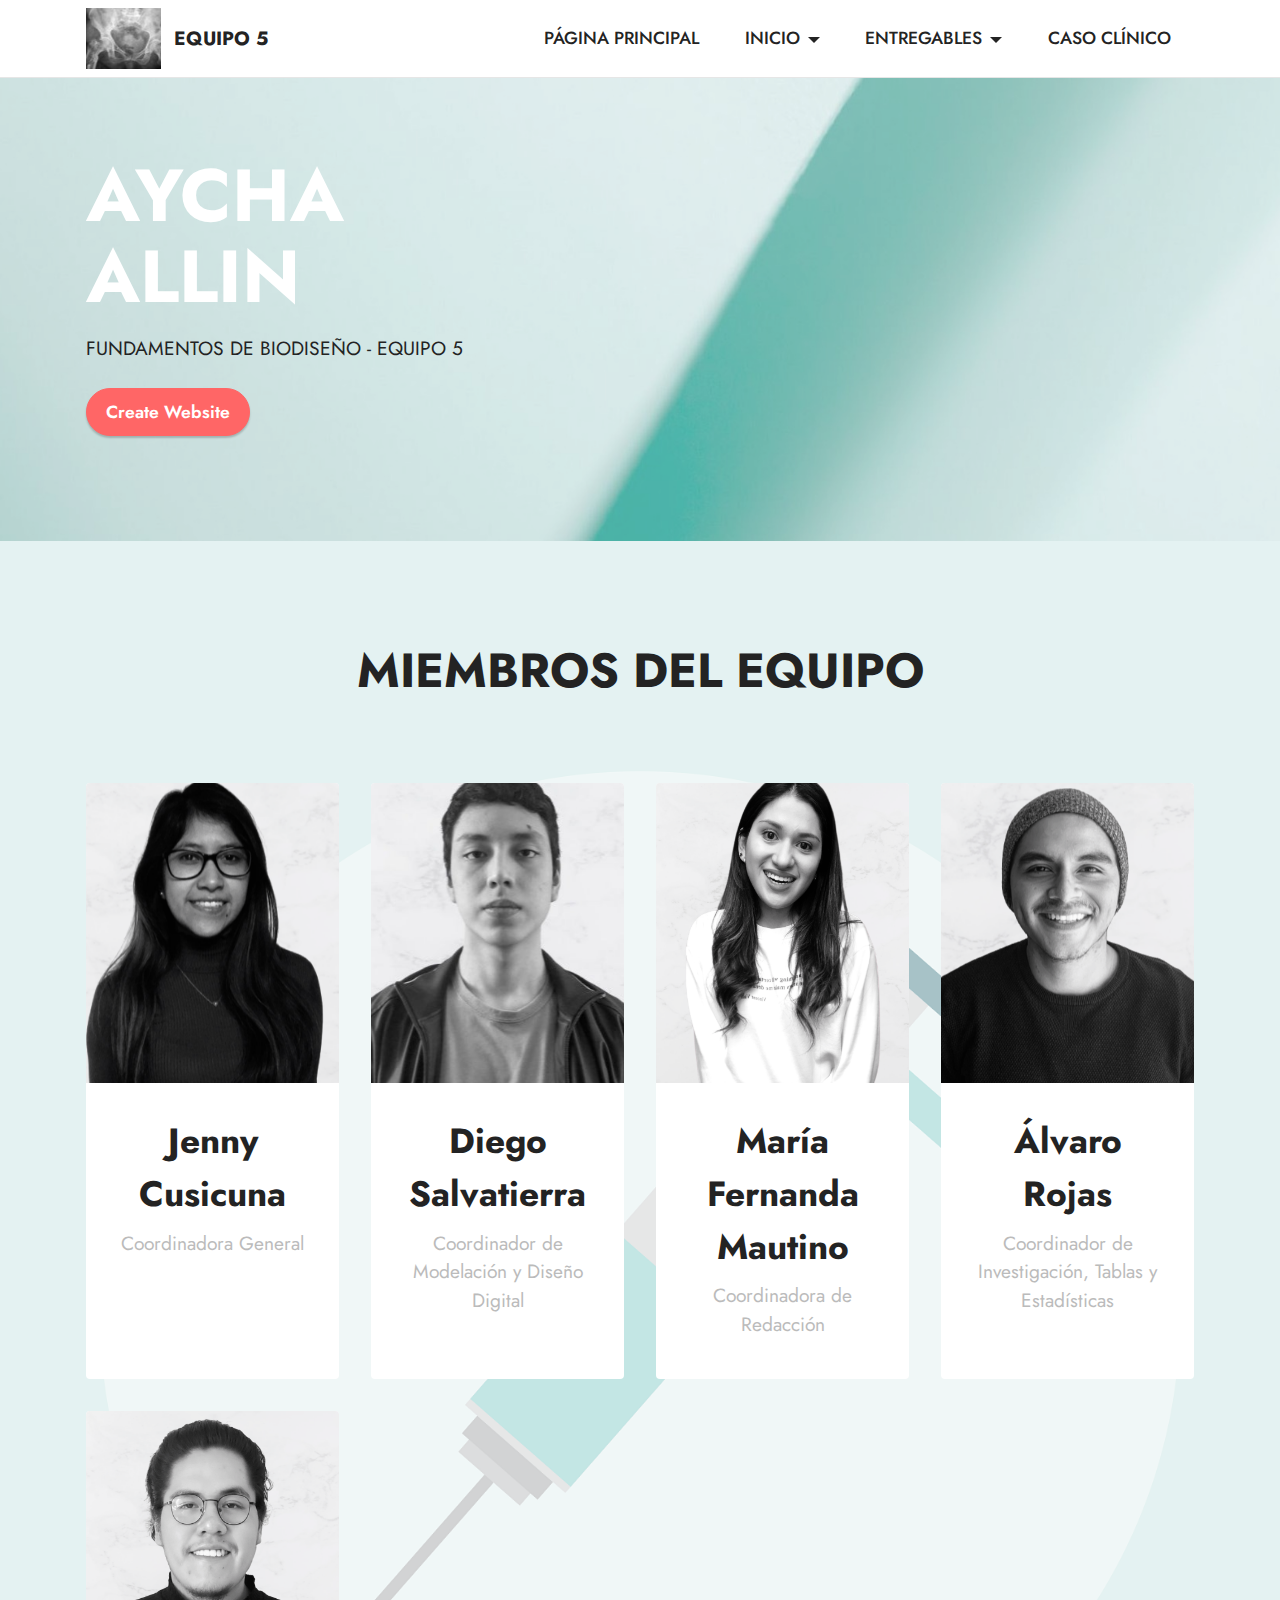
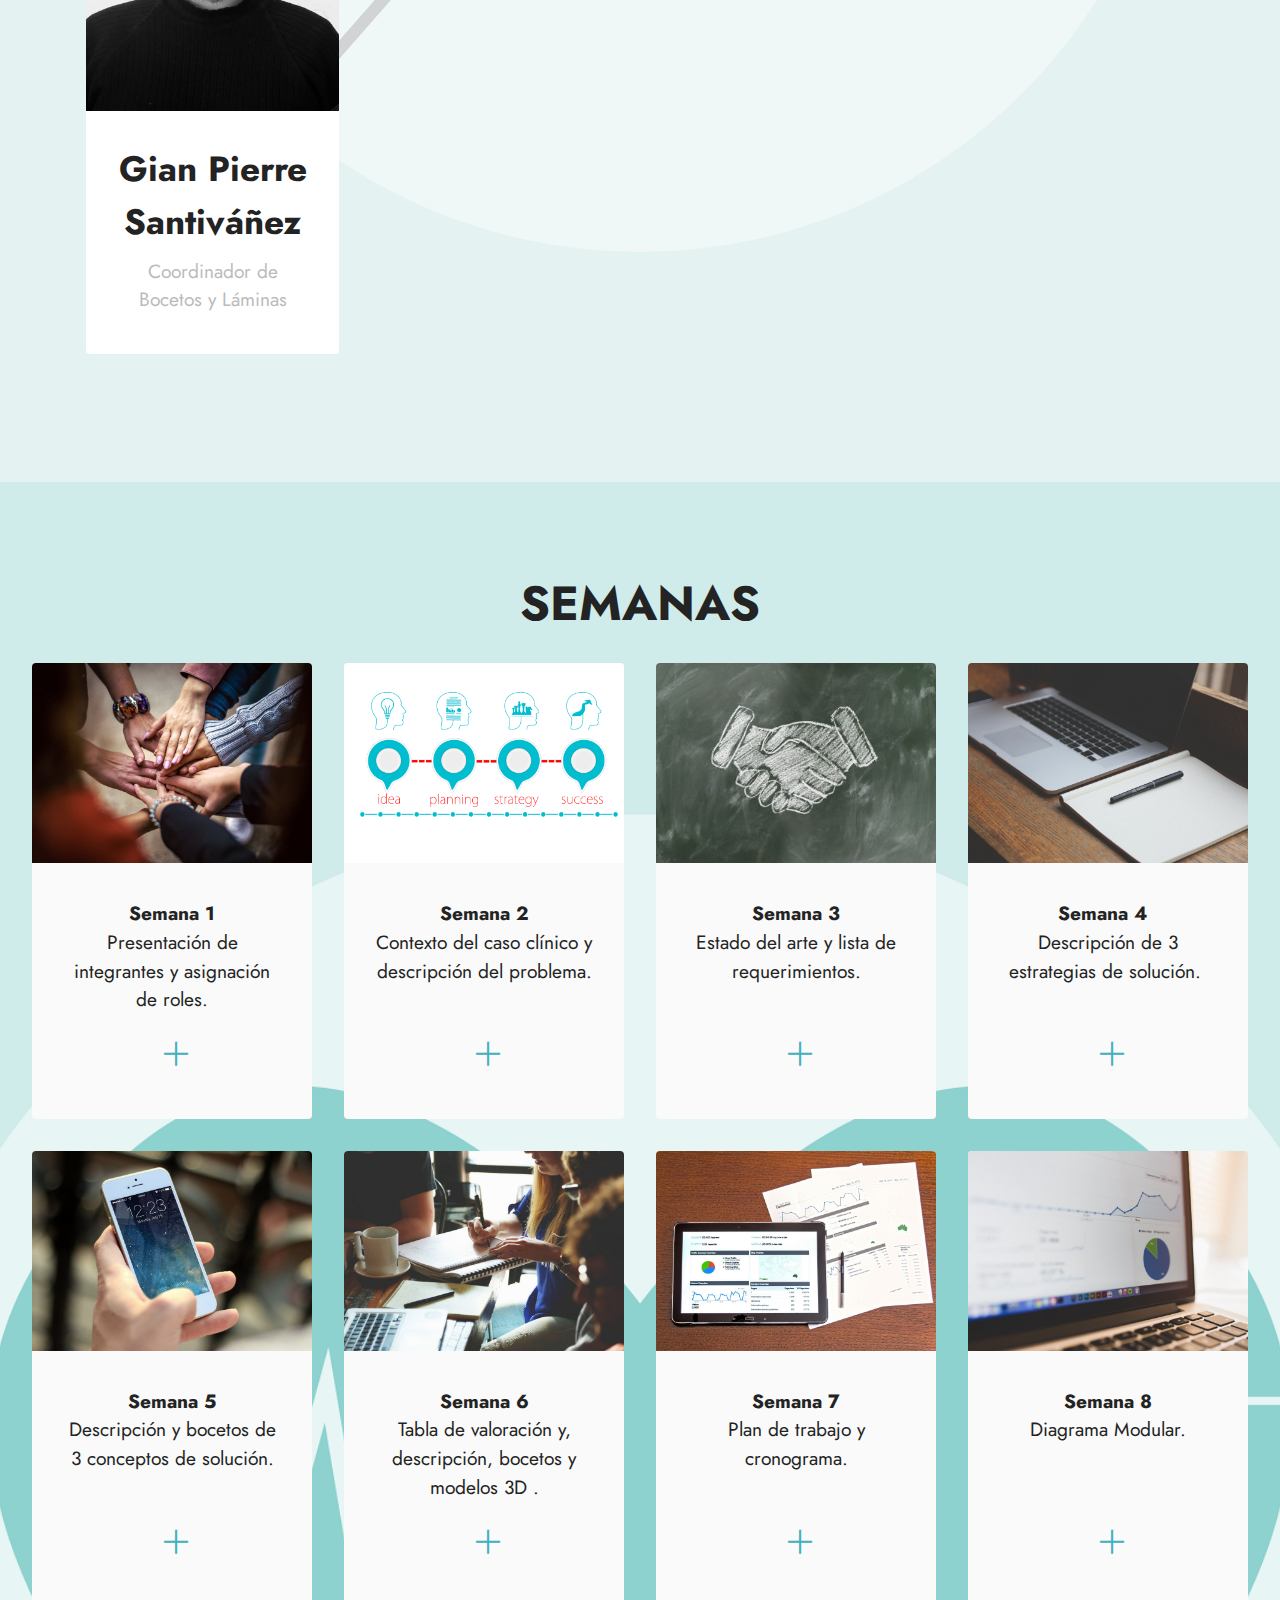
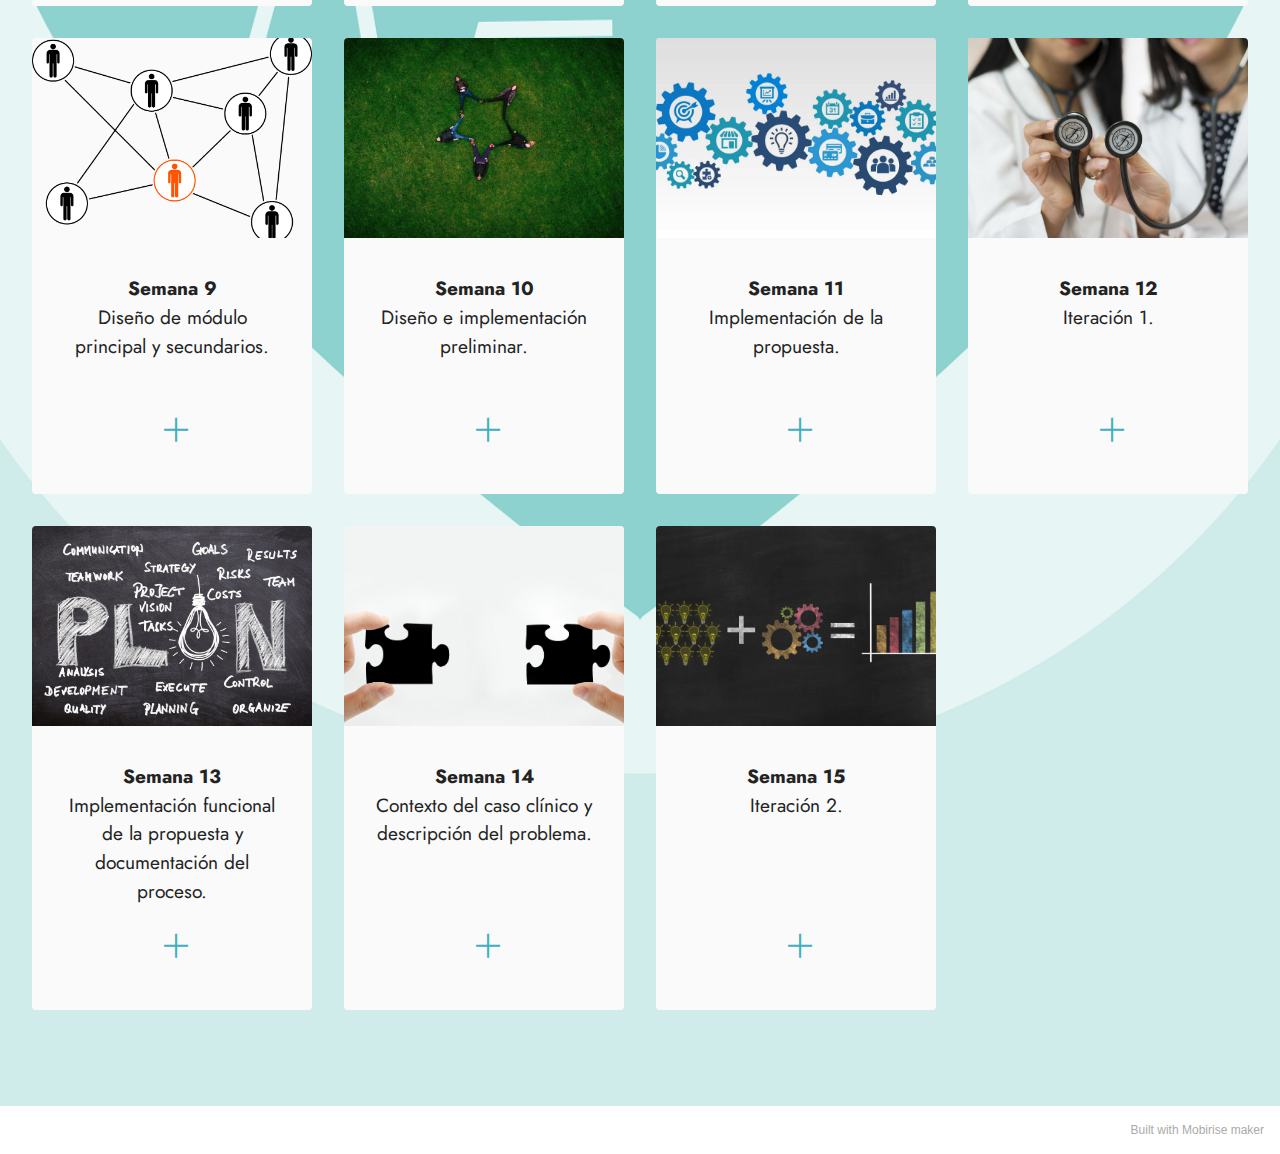
<file: index.html>
<!DOCTYPE html>
<html  >
<head>
  <!-- Site made with Mobirise Website Builder v5.1.4, https://mobirise.com -->
  <meta charset="UTF-8">
  <meta http-equiv="X-UA-Compatible" content="IE=edge">
  <meta name="generator" content="Mobirise v5.1.4, mobirise.com">
  <meta name="viewport" content="width=device-width, initial-scale=1, minimum-scale=1">
  <link rel="shortcut icon" href="assets/images/70v15n05-13092288fig02-121x98.jpeg" type="image/x-icon">
  <meta name="description" content="">
  
  
  <title>Home</title>
  <link rel="stylesheet" href="assets/web/assets/mobirise-icons2/mobirise2.css">
  <link rel="stylesheet" href="assets/tether/tether.min.css">
  <link rel="stylesheet" href="assets/bootstrap/css/bootstrap.min.css">
  <link rel="stylesheet" href="assets/bootstrap/css/bootstrap-grid.min.css">
  <link rel="stylesheet" href="assets/bootstrap/css/bootstrap-reboot.min.css">
  <link rel="stylesheet" href="assets/dropdown/css/style.css">
  <link rel="stylesheet" href="assets/socicon/css/styles.css">
  <link rel="stylesheet" href="assets/theme/css/style.css">
  <link rel="preload" as="style" href="assets/mobirise/css/mbr-additional.css"><link rel="stylesheet" href="assets/mobirise/css/mbr-additional.css" type="text/css">
  
  
  
  
</head>
<body>
  
  <section class="menu cid-s48OLK6784" once="menu" id="menu1-h">
    
    <nav class="navbar navbar-dropdown navbar-fixed-top navbar-expand-lg">
        <div class="container">
            <div class="navbar-brand">
                <span class="navbar-logo">
                    <a href="https://mobiri.se">
                        <img src="assets/images/70v15n05-13092288fig02-121x98.jpeg" alt="Mobirise" style="height: 3.8rem;">
                    </a>
                </span>
                <span class="navbar-caption-wrap"><a class="navbar-caption text-black display-7" href="https://mobiri.se">EQUIPO 5</a></span>
            </div>
            <button class="navbar-toggler" type="button" data-toggle="collapse" data-target="#navbarSupportedContent" aria-controls="navbarNavAltMarkup" aria-expanded="false" aria-label="Toggle navigation">
                <div class="hamburger">
                    <span></span>
                    <span></span>
                    <span></span>
                    <span></span>
                </div>
            </button>
            <div class="collapse navbar-collapse" id="navbarSupportedContent">
                <ul class="navbar-nav nav-dropdown nav-right" data-app-modern-menu="true"><li class="nav-item"><a class="nav-link link text-black text-primary display-4" href="index.html" aria-expanded="true">PÁGINA PRINCIPAL</a></li><li class="nav-item dropdown"><a class="nav-link link text-black dropdown-toggle display-4" href="#" data-toggle="dropdown-submenu" aria-expanded="true">INICIO</a><div class="dropdown-menu"><a class="text-black dropdown-item text-primary display-4" href="page5.html" aria-expanded="false">¿POR QUÉ MOBIRISE?</a><a class="text-black dropdown-item text-primary display-4" href="page2.html">DESCRIPCIÓN</a><a class="text-black dropdown-item display-4" href="#" aria-expanded="true">INFORMACIÓN ADICIONAL</a></div></li>
                    <li class="nav-item dropdown"><a class="nav-link link text-black dropdown-toggle display-4" href="#" data-toggle="dropdown-submenu" aria-expanded="false">ENTREGABLES</a><div class="dropdown-menu"><a class="text-black dropdown-item display-4" href="https://mobirise.com"></a><div class="dropdown"><a class="text-black dropdown-item text-primary dropdown-toggle display-4" href="#" aria-expanded="false" data-toggle="dropdown-submenu">SEMANAS</a><div class="dropdown-menu dropdown-submenu"><a class="text-black dropdown-item text-primary display-4" href="page4.html" aria-expanded="false">SEMANA 1</a><a class="text-black dropdown-item text-primary display-4" href="page6.html" aria-expanded="false">SEMANA 2</a><a class="text-black dropdown-item text-primary display-4" href="#" aria-expanded="false">SEMANA 3</a><a class="text-black dropdown-item text-primary display-4" href="#" aria-expanded="false">SEMANA 4</a><a class="text-black dropdown-item text-primary display-4" href="#" aria-expanded="false">SEMANA 5</a><a class="text-black dropdown-item text-primary display-4" href="#" aria-expanded="false">SEMANA 6</a><a class="text-black dropdown-item text-primary display-4" href="#" aria-expanded="false">SEMANA 7</a><a class="text-black dropdown-item text-primary display-4" href="#" aria-expanded="false">SEMANA 8</a><a class="text-black dropdown-item text-primary display-4" href="#" aria-expanded="false">New Item</a></div></div><a class="text-black dropdown-item display-4" href="#" aria-expanded="false">HITO 1</a><a class="text-black dropdown-item display-4" href="#" aria-expanded="false">HITO 2</a><a class="text-black dropdown-item display-4" href="#" aria-expanded="false">HITO 3</a></div></li><li class="nav-item"><a class="nav-link link text-black text-primary display-4" href="page3.html" aria-expanded="false">CASO CLÍNICO</a></li></ul>
                
                
            </div>
        </div>
    </nav>

</section>

<section class="header1 cid-sakOI8sLJh" id="header1-15">

    

    <div class="mbr-overlay" style="opacity: 0.3; background-color: rgb(250, 250, 250);"></div>

    <div class="container">
        <div class="row">
            <div class="col-12 col-lg-5">
                <h1 class="mbr-section-title mbr-fonts-style mb-3 display-1"><strong>AYCHA ALLIN</strong></h1>
                
                <p class="mbr-text mbr-fonts-style display-7">
                    FUNDAMENTOS DE BIODISEÑO - EQUIPO 5</p>
                <div class="mbr-section-btn mt-3"><a class="btn btn-secondary display-4" href="https://mobiri.se">Create Website</a></div>
            </div>
        </div>
    </div>
</section>

<section class="features3 cid-salO3ru8qo" id="features4-1m">
    
    <div class="mbr-overlay"></div>
    <div class="container">
        <div class="mbr-section-head">
            <h4 class="mbr-section-title mbr-fonts-style align-center mb-0 display-2"><div><strong></strong></div></h4>
            <h5 class="mbr-section-subtitle mbr-fonts-style align-center mb-0 mt-2 display-2"><strong>MIEMBROS DEL EQUIPO</strong><br><strong><br></strong></h5>
        </div>
        <div class="row mt-4">
            <div class="item features-image сol-12 col-md-6 col-lg-3">
                <div class="item-wrapper">
                    <div class="item-img">
                        <a href="page4.html#testimonials3-1l"><img src="assets/images/whatsapp-image-2020-09-11-at-16.36.24-removebg-preview-4-538x463.png" alt="" title="" data-slide-to="0"></a>
                    </div>
                    <div class="item-content">
                        <h5 class="item-title mbr-fonts-style display-5"><strong>Jenny Cusicuna</strong></h5>
                        <h6 class="item-subtitle mbr-fonts-style mt-1 display-7">Coordinadora General</h6>
                        
                    </div>
                    
                </div>
            </div><div class="item features-image сol-12 col-md-6 col-lg-3">
                <div class="item-wrapper">
                    <div class="item-img">
                        <img src="assets/images/whatsapp-image-2020-09-11-at-17.00.51-removebg-preview-2-341x438.jpeg" alt="" title="" data-slide-to="1">
                    </div>
                    <div class="item-content">
                        <h5 class="item-title mbr-fonts-style display-5"><strong>Diego Salvatierra</strong></h5>
                        <h6 class="item-subtitle mbr-fonts-style mt-1 display-7">Coordinador de Modelación y Diseño Digital</h6>
                        
                    </div>
                    
                </div>
            </div>
            <div class="item features-image сol-12 col-md-6 col-lg-3">
                <div class="item-wrapper">
                    <div class="item-img">
                        <a href="page4.html#testimonials3-1l"><img src="assets/images/img-5653-removebg-preview-453x550.png" alt="" title="" data-slide-to="2"></a>
                    </div>
                    <div class="item-content">
                        <h5 class="item-title mbr-fonts-style display-5"><strong>María Fernanda Mautino</strong></h5>
                        <h6 class="item-subtitle mbr-fonts-style mt-1 display-7">
                            Coordinadora de Redacción</h6>
                        
                    </div>
                    
                </div>
            </div>
            <div class="item features-image сol-12 col-md-6 col-lg-3">
                <div class="item-wrapper">
                    <div class="item-img">
                        <img src="assets/images/whatsapp-image-2020-09-11-at-23.25.24-removebg-preview-1-428x583.png" alt="" title="" data-slide-to="4">
                    </div>
                    <div class="item-content">
                        <h5 class="item-title mbr-fonts-style display-5"><strong>Álvaro Rojas</strong></h5>
                        <h6 class="item-subtitle mbr-fonts-style mt-1 display-7">Coordinador de Investigación, Tablas y Estadísticas</h6>
                        
                    </div>
                    
                </div>
            </div><div class="item features-image сol-12 col-md-6 col-lg-3">
                <div class="item-wrapper">
                    <div class="item-img">
                        <img src="assets/images/whatsapp-image-2020-09-12-at-00.03.56-removebg-preview-515x484.png" alt="" title="" data-slide-to="4">
                    </div>
                    <div class="item-content">
                        <h5 class="item-title mbr-fonts-style display-5"><strong>Gian Pierre Santiváñez</strong></h5>
                        <h6 class="item-subtitle mbr-fonts-style mt-1 display-7">Coordinador de Bocetos y Láminas</h6>
                        
                    </div>
                    
                </div>
            </div>
            
        </div>
    </div>
</section>

<section class="content3 cid-sansnDZtCD" id="content3-2b">
    
    <div class="mbr-overlay"></div>
    <div class="container-fluid">
        <div class="mbr-section-head">
            <h4 class="mbr-section-title mbr-fonts-style align-center mb-0 display-2"><strong>SEMANAS</strong></h4>
            
        </div>
        <div class="row mt-4">
            <div class="item features-image сol-12 col-md-6 col-lg-3">
                <div class="item-wrapper">
                    <div class="item-img">
                        <img src="assets/images/mbr-1-1920x1280.jpg" alt="" title="" data-slide-to="1">
                    </div>
                    <div class="item-content">
                        
                        <h6 class="item-subtitle mbr-fonts-style mt-1 display-7"><strong>Semana 1</strong><br>Presentación de integrantes y asignación de roles.</h6>
                        
                    </div>
                    <div class="mbr-section-btn item-footer mt-2"><a href="page4.html" class="btn item-btn btn-success-outline display-7"><span class="mobi-mbri mobi-mbri-plus mbr-iconfont mbr-iconfont-btn"></span></a></div>
                </div>
            </div>
            <div class="item features-image сol-12 col-md-6 col-lg-3">
                <div class="item-wrapper">
                    <div class="item-img">
                        <img src="assets/images/mbr-506x337.png" alt="" title="" data-slide-to="2">
                    </div>
                    <div class="item-content">
                        
                        <h6 class="item-subtitle mbr-fonts-style mt-1 display-7"><strong>Semana 2</strong><div>Contexto del caso clínico y descripción del problema.</div></h6>
                        
                    </div>
                    <div class="mbr-section-btn item-footer mt-2"><a href="" class="btn item-btn btn-success-outline display-7" target="_blank"><span class="mobi-mbri mobi-mbri-plus mbr-iconfont mbr-iconfont-btn"></span></a></div>
                </div>
            </div>
            <div class="item features-image сol-12 col-md-6 col-lg-3">
                <div class="item-wrapper">
                    <div class="item-img">
                        <img src="assets/images/mbr-506x266.jpg" alt="" title="" data-slide-to="3">
                    </div>
                    <div class="item-content">
                        
                        <h6 class="item-subtitle mbr-fonts-style mt-1 display-7"><strong>Semana 3</strong><div>Estado del arte y lista de requerimientos.</div></h6>
                        
                    </div>
                    <div class="mbr-section-btn item-footer mt-2"><a href="" class="btn item-btn btn-success-outline display-7" target="_blank"><span class="mobi-mbri mobi-mbri-plus mbr-iconfont mbr-iconfont-btn"></span></a></div>
                </div>
            </div><div class="item features-image сol-12 col-md-6 col-lg-3">
                <div class="item-wrapper">
                    <div class="item-img">
                        <img src="assets/images/mbr-2-1920x1280.jpg" alt="" title="" data-slide-to="3">
                    </div>
                    <div class="item-content">
                        
                        <h6 class="item-subtitle mbr-fonts-style mt-1 display-7"><strong>Semana 4&nbsp;&nbsp;</strong><div>Descripción de 3 estrategias de solución.&nbsp;</div></h6>
                        
                    </div>
                    <div class="mbr-section-btn item-footer mt-2"><a href="" class="btn item-btn btn-success-outline display-7" target="_blank"><span class="mobi-mbri mobi-mbri-plus mbr-iconfont mbr-iconfont-btn"></span></a></div>
                </div>
            </div><div class="item features-image сol-12 col-md-6 col-lg-3">
                <div class="item-wrapper">
                    <div class="item-img">
                        <img src="assets/images/mbr-1920x1279.jpg" alt="" title="" data-slide-to="4">
                    </div>
                    <div class="item-content">
                        
                        <h6 class="item-subtitle mbr-fonts-style mt-1 display-7"><strong>Semana 5</strong><div>Descripción y bocetos de 3 conceptos de  solución.</div></h6>
                        
                    </div>
                    <div class="mbr-section-btn item-footer mt-2"><a href="" class="btn item-btn btn-success-outline display-7" target="_blank"><span class="mobi-mbri mobi-mbri-plus mbr-iconfont mbr-iconfont-btn"></span></a></div>
                </div>
            </div><div class="item features-image сol-12 col-md-6 col-lg-3">
                <div class="item-wrapper">
                    <div class="item-img">
                        <img src="assets/images/mbr-3-1920x1280.jpg" alt="" title="" data-slide-to="5">
                    </div>
                    <div class="item-content">
                        
                        <h6 class="item-subtitle mbr-fonts-style mt-1 display-7"><strong>Semana 6</strong><div>Tabla de valoración y, descripción, bocetos y modelos 3D .</div></h6>
                        
                    </div>
                    <div class="mbr-section-btn item-footer mt-2"><a href="" class="btn item-btn btn-success-outline display-7" target="_blank"><span class="mobi-mbri mobi-mbri-plus mbr-iconfont mbr-iconfont-btn"></span></a></div>
                </div>
            </div><div class="item features-image сol-12 col-md-6 col-lg-3">
                <div class="item-wrapper">
                    <div class="item-img">
                        <img src="assets/images/mbr-4-1920x1280.jpg" alt="" title="" data-slide-to="6">
                    </div>
                    <div class="item-content">
                        
                        <h6 class="item-subtitle mbr-fonts-style mt-1 display-7"><strong>Semana 7</strong><div>Plan de trabajo y cronograma.</div></h6>
                        
                    </div>
                    <div class="mbr-section-btn item-footer mt-2"><a href="" class="btn item-btn btn-success-outline display-7" target="_blank"><span class="mobi-mbri mobi-mbri-plus mbr-iconfont mbr-iconfont-btn" style="color: rgb(64, 176, 191);"></span></a></div>
                </div>
            </div><div class="item features-image сol-12 col-md-6 col-lg-3">
                <div class="item-wrapper">
                    <div class="item-img">
                        <img src="assets/images/mbr-5-1920x1280.jpg" alt="" title="" data-slide-to="7">
                    </div>
                    <div class="item-content">
                        
                        <h6 class="item-subtitle mbr-fonts-style mt-1 display-7"><strong>Semana 8</strong><div>Diagrama Modular.</div></h6>
                        
                    </div>
                    <div class="mbr-section-btn item-footer mt-2"><a href="" class="btn item-btn btn-success-outline display-7" target="_blank"><span class="mobi-mbri mobi-mbri-plus mbr-iconfont mbr-iconfont-btn"></span></a></div>
                </div>
            </div><div class="item features-image сol-12 col-md-6 col-lg-3">
                <div class="item-wrapper">
                    <div class="item-img">
                        <img src="assets/images/mbr-1920x1442.png" alt="" title="" data-slide-to="8">
                    </div>
                    <div class="item-content">
                        
                        <h6 class="item-subtitle mbr-fonts-style mt-1 display-7"><strong>Semana 9</strong><div>Diseño de módulo principal y secundarios.</div></h6>
                        
                    </div>
                    <div class="mbr-section-btn item-footer mt-2"><a href="" class="btn item-btn btn-success-outline display-7" target="_blank"><span class="mobi-mbri mobi-mbri-plus mbr-iconfont mbr-iconfont-btn"></span></a></div>
                </div>
            </div><div class="item features-image сol-12 col-md-6 col-lg-3">
                <div class="item-wrapper">
                    <div class="item-img">
                        <img src="assets/images/mbr-1920x1078.jpg" alt="" title="" data-slide-to="9">
                    </div>
                    <div class="item-content">
                        
                        <h6 class="item-subtitle mbr-fonts-style mt-1 display-7"><strong>Semana 10</strong><div>Diseño e implementación preliminar.</div></h6>
                        
                    </div>
                    <div class="mbr-section-btn item-footer mt-2"><a href="" class="btn item-btn btn-success-outline display-7" target="_blank"><span class="mobi-mbri mobi-mbri-plus mbr-iconfont mbr-iconfont-btn"></span></a></div>
                </div>
            </div><div class="item features-image сol-12 col-md-6 col-lg-3">
                <div class="item-wrapper">
                    <div class="item-img">
                        <img src="assets/images/mbr-1920x1080.jpg" alt="" title="" data-slide-to="10">
                    </div>
                    <div class="item-content">
                        
                        <h6 class="item-subtitle mbr-fonts-style mt-1 display-7"><strong>Semana 11</strong><div>Implementación de la propuesta.</div><div><br></div></h6>
                        
                    </div>
                    <div class="mbr-section-btn item-footer mt-2"><a href="" class="btn item-btn btn-success-outline display-7" target="_blank"><span class="mobi-mbri mobi-mbri-plus mbr-iconfont mbr-iconfont-btn"></span></a></div>
                </div>
            </div><div class="item features-image сol-12 col-md-6 col-lg-3">
                <div class="item-wrapper">
                    <div class="item-img">
                        <img src="assets/images/mbr-6-1920x1280.jpg" alt="" title="" data-slide-to="11">
                    </div>
                    <div class="item-content">
                        
                        <h6 class="item-subtitle mbr-fonts-style mt-1 display-7"><strong>Semana 12</strong><div>Iteración 1.</div></h6>
                        
                    </div>
                    <div class="mbr-section-btn item-footer mt-2"><a href="" class="btn item-btn btn-success-outline display-7" target="_blank"><span class="mobi-mbri mobi-mbri-plus mbr-iconfont mbr-iconfont-btn"></span></a></div>
                </div>
            </div><div class="item features-image сol-12 col-md-6 col-lg-3">
                <div class="item-wrapper">
                    <div class="item-img">
                        <img src="assets/images/mbr-7-1920x1280.jpg" alt="" title="" data-slide-to="12">
                    </div>
                    <div class="item-content">
                        
                        <h6 class="item-subtitle mbr-fonts-style mt-1 display-7"><strong>Semana 13</strong><div>Implementación funcional de la propuesta y documentación del proceso.</div></h6>
                        
                    </div>
                    <div class="mbr-section-btn item-footer mt-2"><a href="" class="btn item-btn btn-success-outline display-7" target="_blank"><span class="mobi-mbri mobi-mbri-plus mbr-iconfont mbr-iconfont-btn"></span></a></div>
                </div>
            </div><div class="item features-image сol-12 col-md-6 col-lg-3">
                <div class="item-wrapper">
                    <div class="item-img">
                        <img src="assets/images/mbr-1920x1053.jpg" alt="" title="" data-slide-to="13">
                    </div>
                    <div class="item-content">
                        
                        <h6 class="item-subtitle mbr-fonts-style mt-1 display-7"><strong>Semana 14</strong><div>Contexto del caso clínico y descripción del problema.</div></h6>
                        
                    </div>
                    <div class="mbr-section-btn item-footer mt-2"><a href="" class="btn item-btn btn-success-outline display-7" target="_blank"><span class="mobi-mbri mobi-mbri-plus mbr-iconfont mbr-iconfont-btn"></span></a></div>
                </div>
            </div><div class="item features-image сol-12 col-md-6 col-lg-3">
                <div class="item-wrapper">
                    <div class="item-img">
                        <img src="assets/images/mbr-1-1920x1080.jpg" alt="" title="" data-slide-to="14">
                    </div>
                    <div class="item-content">
                        
                        <h6 class="item-subtitle mbr-fonts-style mt-1 display-7"><strong>Semana 15</strong><div>Iteración 2.</div></h6>
                        
                    </div>
                    <div class="mbr-section-btn item-footer mt-2"><a href="" class="btn item-btn btn-success-outline display-7" target="_blank"><span class="mobi-mbri mobi-mbri-plus mbr-iconfont mbr-iconfont-btn"></span></a></div>
                </div>
            </div>

        </div>
    </div>
</section><section style="background-color: #fff; font-family: -apple-system, BlinkMacSystemFont, 'Segoe UI', 'Roboto', 'Helvetica Neue', Arial, sans-serif; color:#aaa; font-size:12px; padding: 0; align-items: center; display: flex;"><a href="https://mobirise.site/p" style="flex: 1 1; height: 3rem; padding-left: 1rem;"></a><p style="flex: 0 0 auto; margin:0; padding-right:1rem;"><a href="https://mobirise.site/i" style="color:#aaa;">Built with Mobirise</a> maker</p></section><script src="assets/web/assets/jquery/jquery.min.js"></script>  <script src="assets/popper/popper.min.js"></script>  <script src="assets/tether/tether.min.js"></script>  <script src="assets/bootstrap/js/bootstrap.min.js"></script>  <script src="assets/smoothscroll/smooth-scroll.js"></script>  <script src="assets/dropdown/js/nav-dropdown.js"></script>  <script src="assets/dropdown/js/navbar-dropdown.js"></script>  <script src="assets/touchswipe/jquery.touch-swipe.min.js"></script>  <script src="assets/theme/js/script.js"></script>  
  
  
</body>
</html>
</file>
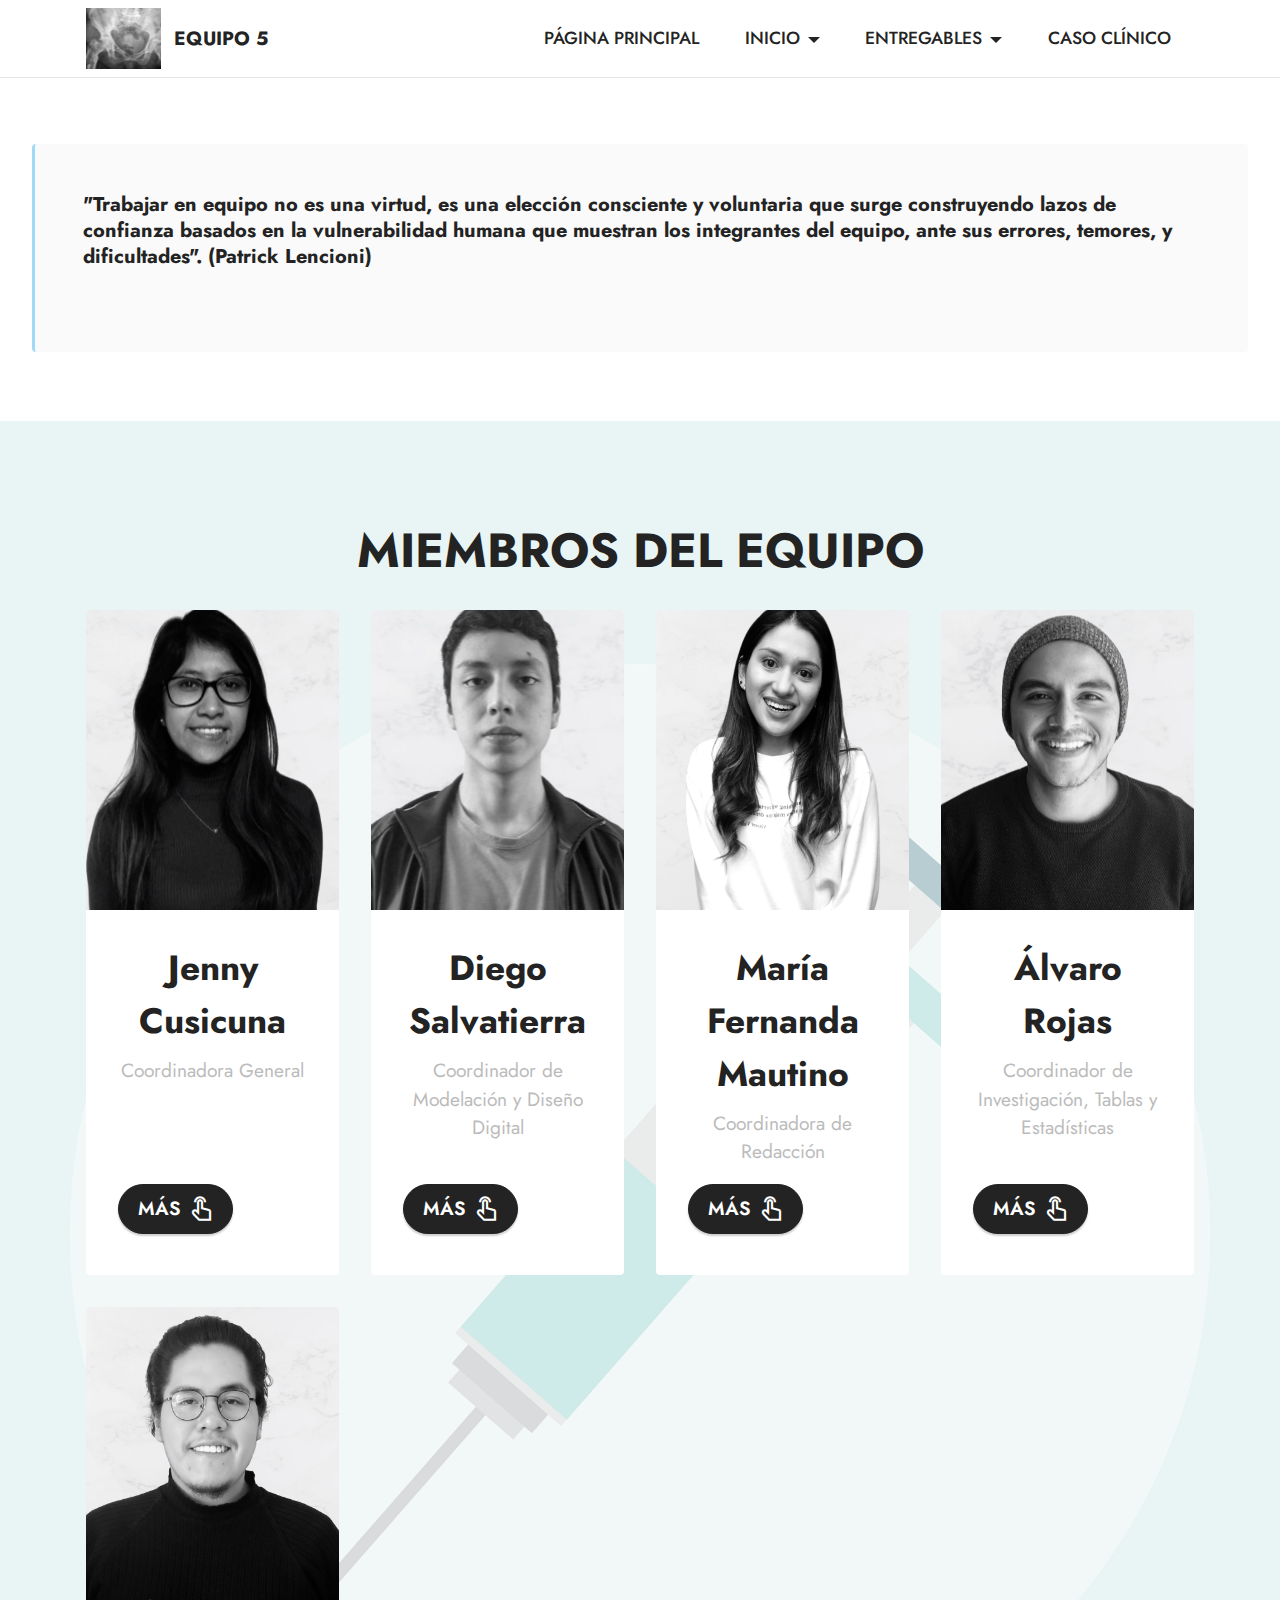
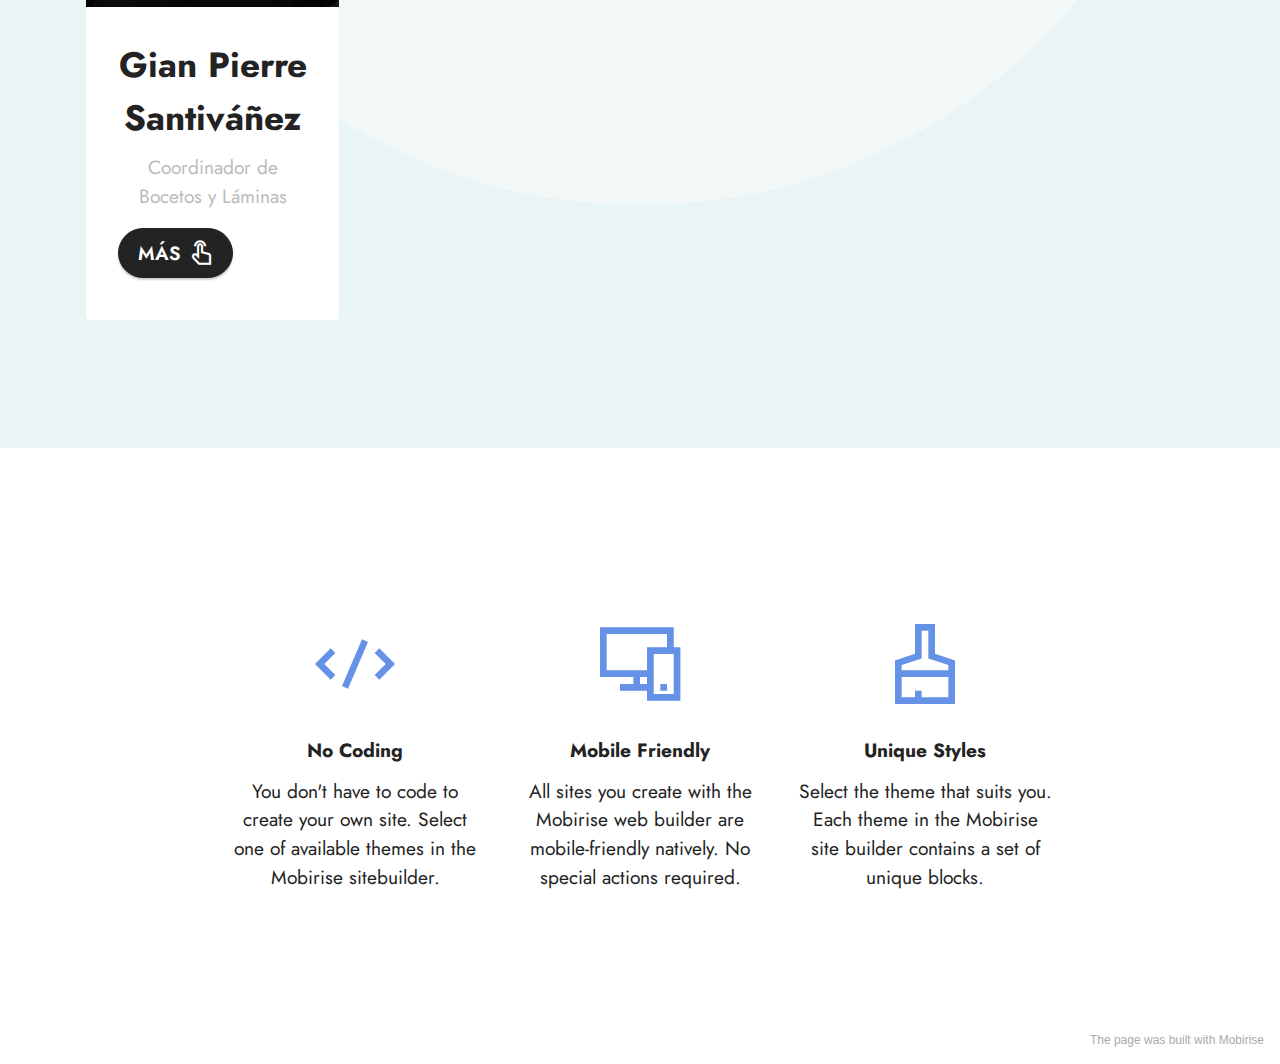
<file: page1.html>
<!DOCTYPE html>
<html  >
<head>
  <!-- Site made with Mobirise Website Builder v5.1.4, https://mobirise.com -->
  <meta charset="UTF-8">
  <meta http-equiv="X-UA-Compatible" content="IE=edge">
  <meta name="generator" content="Mobirise v5.1.4, mobirise.com">
  <meta name="viewport" content="width=device-width, initial-scale=1, minimum-scale=1">
  <link rel="shortcut icon" href="assets/images/70v15n05-13092288fig02-121x98.jpeg" type="image/x-icon">
  <meta name="description" content="">
  
  
  <title>Page 1</title>
  <link rel="stylesheet" href="assets/web/assets/mobirise-icons2/mobirise2.css">
  <link rel="stylesheet" href="assets/tether/tether.min.css">
  <link rel="stylesheet" href="assets/bootstrap/css/bootstrap.min.css">
  <link rel="stylesheet" href="assets/bootstrap/css/bootstrap-grid.min.css">
  <link rel="stylesheet" href="assets/bootstrap/css/bootstrap-reboot.min.css">
  <link rel="stylesheet" href="assets/dropdown/css/style.css">
  <link rel="stylesheet" href="assets/socicon/css/styles.css">
  <link rel="stylesheet" href="assets/theme/css/style.css">
  <link rel="preload" as="style" href="assets/mobirise/css/mbr-additional.css"><link rel="stylesheet" href="assets/mobirise/css/mbr-additional.css" type="text/css">
  
  
  
  
</head>
<body>
  
  <section class="content7 cid-salGyLpC3z" id="content7-1j">
    
    <div class="container-fluid">
        <div class="row justify-content-center">
            <div class="col-12 col-md-12">
                <blockquote class="mbr-fonts-style display-4">
                <h5 class="mbr-section-title mbr-fonts-style mb-2"><strong>"Trabajar en equipo no es una virtud, es una elección consciente y voluntaria que surge construyendo lazos de confianza basados en la vulnerabilidad humana que muestran los integrantes del equipo, ante sus errores, temores, y dificultades". (Patrick Lencioni)</strong></h5><div><strong><br></strong></div></blockquote>
            </div>
        </div>
    </div>
</section>

<section class="features3 cid-sam1bmMVAS" id="features4-27">
    
    <div class="mbr-overlay"></div>
    <div class="container">
        <div class="mbr-section-head">
            <h4 class="mbr-section-title mbr-fonts-style align-center mb-0 display-2"><div><strong></strong></div></h4>
            <h5 class="mbr-section-subtitle mbr-fonts-style align-center mb-0 mt-2 display-2"><strong>MIEMBROS DEL EQUIPO</strong></h5>
        </div>
        <div class="row mt-4">
            <div class="item features-image сol-12 col-md-6 col-lg-3">
                <div class="item-wrapper">
                    <div class="item-img">
                        <img src="assets/images/whatsapp-image-2020-09-11-at-16.36.24-removebg-preview-4-538x463.png" alt="" title="" data-slide-to="0">
                    </div>
                    <div class="item-content">
                        <h5 class="item-title mbr-fonts-style display-5"><strong>Jenny Cusicuna</strong></h5>
                        <h6 class="item-subtitle mbr-fonts-style mt-1 display-7">Coordinadora General</h6>
                        
                    </div>
                    <div class="mbr-section-btn item-footer mt-2"><a href="page9.html" class="btn item-btn btn-black display-7"><span class="mobi-mbri mobi-mbri-touch mbr-iconfont mbr-iconfont-btn"></span>MÁS</a></div>
                </div>
            </div><div class="item features-image сol-12 col-md-6 col-lg-3">
                <div class="item-wrapper">
                    <div class="item-img">
                        <img src="assets/images/whatsapp-image-2020-09-11-at-17.00.51-removebg-preview-2-341x438.jpeg" alt="" title="" data-slide-to="1">
                    </div>
                    <div class="item-content">
                        <h5 class="item-title mbr-fonts-style display-5"><strong>Diego Salvatierra</strong></h5>
                        <h6 class="item-subtitle mbr-fonts-style mt-1 display-7">Coordinador de Modelación y Diseño Digital</h6>
                        
                    </div>
                    <div class="mbr-section-btn item-footer mt-2"><a href="page7.html" class="btn item-btn btn-black display-7"><span class="mobi-mbri mobi-mbri-touch mbr-iconfont mbr-iconfont-btn"></span>MÁS</a></div>
                </div>
            </div>
            <div class="item features-image сol-12 col-md-6 col-lg-3">
                <div class="item-wrapper">
                    <div class="item-img">
                        <img src="assets/images/img-5653-removebg-preview-453x550.png" alt="" title="" data-slide-to="2">
                    </div>
                    <div class="item-content">
                        <h5 class="item-title mbr-fonts-style display-5"><strong>María Fernanda Mautino</strong></h5>
                        <h6 class="item-subtitle mbr-fonts-style mt-1 display-7">
                            Coordinadora de Redacción</h6>
                        
                    </div>
                    <div class="mbr-section-btn item-footer mt-2"><a href="page6.html" class="btn item-btn btn-black display-7"><span class="mobi-mbri mobi-mbri-touch mbr-iconfont mbr-iconfont-btn"></span>MÁS</a></div>
                </div>
            </div>
            <div class="item features-image сol-12 col-md-6 col-lg-3">
                <div class="item-wrapper">
                    <div class="item-img">
                        <img src="assets/images/whatsapp-image-2020-09-11-at-23.25.24-removebg-preview-1-428x583.png" alt="" title="" data-slide-to="4">
                    </div>
                    <div class="item-content">
                        <h5 class="item-title mbr-fonts-style display-5"><strong>Álvaro Rojas</strong></h5>
                        <h6 class="item-subtitle mbr-fonts-style mt-1 display-7">Coordinador de Investigación, Tablas y Estadísticas</h6>
                        
                    </div>
                    <div class="mbr-section-btn item-footer mt-2"><a href="page5.html" class="btn item-btn btn-black display-7"><span class="mobi-mbri mobi-mbri-touch mbr-iconfont mbr-iconfont-btn"></span>MÁS</a></div>
                </div>
            </div><div class="item features-image сol-12 col-md-6 col-lg-3">
                <div class="item-wrapper">
                    <div class="item-img">
                        <img src="assets/images/whatsapp-image-2020-09-12-at-00.03.56-removebg-preview-515x484.png" alt="" title="" data-slide-to="4">
                    </div>
                    <div class="item-content">
                        <h5 class="item-title mbr-fonts-style display-5"><strong>Gian Pierre Santiváñez</strong></h5>
                        <h6 class="item-subtitle mbr-fonts-style mt-1 display-7">Coordinador de Bocetos y Láminas</h6>
                        
                    </div>
                    <div class="mbr-section-btn item-footer mt-2"><a href="page8.html" class="btn item-btn btn-black display-7"><span class="mobi-mbri mobi-mbri-touch mbr-iconfont mbr-iconfont-btn"></span>MÁS</a></div>
                </div>
            </div>
            
        </div>
    </div>
</section>

<section class="features24 cid-salDFvcxrX" id="features1-1i">
    

    
    <div class="container">
        <div class="row">
            <div class="col-12">
                <h3 class="mbr-section-title mbr-fonts-style align-center mb-0 display-2"></h3>
                
            </div>
            <div class="card col-12 col-md-6 col-lg-3">
                <div class="card-wrapper">
                    <div class="card-box align-center">
                        <div class="iconfont-wrapper">
                            <span class="mbr-iconfont mobi-mbri-code mobi-mbri"></span>
                        </div>
                        <h5 class="card-title mbr-fonts-style display-7"><strong>No Coding</strong></h5>
                        <p class="card-text mbr-fonts-style display-7">You don't have to code to create your own site. Select one of available themes in the Mobirise sitebuilder.</p>
                    </div>
                </div>
            </div>
            <div class="card col-12 col-md-6 col-lg-3">
                <div class="card-wrapper">
                    <div class="card-box align-center">
                        <div class="iconfont-wrapper">
                            <span class="mbr-iconfont mobi-mbri-responsive-2 mobi-mbri"></span>
                        </div>
                        <h5 class="card-title mbr-fonts-style display-7"><strong>Mobile Friendly</strong></h5>
                        <p class="card-text mbr-fonts-style display-7">All sites you create with the Mobirise web builder are mobile-friendly natively. No special actions required.</p>
                    </div>
                </div>
            </div>
            <div class="card col-12 col-md-6 col-lg-3">
                <div class="card-wrapper">
                    <div class="card-box align-center">
                        <div class="iconfont-wrapper">
                            <span class="mbr-iconfont mobi-mbri-website-theme-2 mobi-mbri"></span>
                        </div>
                        <h5 class="card-title mbr-fonts-style display-7"><strong>Unique Styles</strong></h5>
                        <p class="card-text mbr-fonts-style display-7">Select the theme that suits you. Each theme in the Mobirise site builder contains a set of unique blocks.</p>
                    </div>
                </div>
            </div>
            
        </div>
    </div>
</section>

<section class="menu cid-s48OLK6784" once="menu" id="menu1-p">
    
    <nav class="navbar navbar-dropdown navbar-fixed-top navbar-expand-lg">
        <div class="container">
            <div class="navbar-brand">
                <span class="navbar-logo">
                    <a href="https://mobiri.se">
                        <img src="assets/images/70v15n05-13092288fig02-121x98.jpeg" alt="Mobirise" style="height: 3.8rem;">
                    </a>
                </span>
                <span class="navbar-caption-wrap"><a class="navbar-caption text-black display-7" href="https://mobiri.se">EQUIPO 5</a></span>
            </div>
            <button class="navbar-toggler" type="button" data-toggle="collapse" data-target="#navbarSupportedContent" aria-controls="navbarNavAltMarkup" aria-expanded="false" aria-label="Toggle navigation">
                <div class="hamburger">
                    <span></span>
                    <span></span>
                    <span></span>
                    <span></span>
                </div>
            </button>
            <div class="collapse navbar-collapse" id="navbarSupportedContent">
                <ul class="navbar-nav nav-dropdown nav-right" data-app-modern-menu="true"><li class="nav-item"><a class="nav-link link text-black text-primary display-4" href="index.html" aria-expanded="true">PÁGINA PRINCIPAL</a></li><li class="nav-item dropdown open"><a class="nav-link link text-black dropdown-toggle display-4" href="#" data-toggle="dropdown-submenu" aria-expanded="true">INICIO</a><div class="dropdown-menu"><a class="text-black dropdown-item text-primary display-4" href="page5.html" aria-expanded="false">¿POR QUÉ MOBIRISE?</a><a class="text-black dropdown-item text-primary display-4" href="page2.html">DESCRIPCIÓN</a><a class="text-black dropdown-item display-4" href="#" aria-expanded="true">INFORMACIÓN ADICIONAL</a></div></li>
                    <li class="nav-item dropdown"><a class="nav-link link text-black dropdown-toggle display-4" href="#" data-toggle="dropdown-submenu" aria-expanded="false">ENTREGABLES</a><div class="dropdown-menu"><a class="text-black dropdown-item display-4" href="https://mobirise.com"></a><div class="dropdown"><a class="text-black dropdown-item text-primary dropdown-toggle display-4" href="#" aria-expanded="false" data-toggle="dropdown-submenu">SEMANAS</a><div class="dropdown-menu dropdown-submenu"><a class="text-black dropdown-item text-primary display-4" href="page4.html" aria-expanded="false">SEMANA 1</a><a class="text-black dropdown-item text-primary display-4" href="page6.html" aria-expanded="false">SEMANA 2</a><a class="text-black dropdown-item text-primary display-4" href="#" aria-expanded="false">SEMANA 3</a><a class="text-black dropdown-item text-primary display-4" href="#" aria-expanded="false">SEMANA 4</a><a class="text-black dropdown-item text-primary display-4" href="#" aria-expanded="false">SEMANA 5</a><a class="text-black dropdown-item text-primary display-4" href="#" aria-expanded="false">SEMANA 6</a><a class="text-black dropdown-item text-primary display-4" href="#" aria-expanded="false">SEMANA 7</a><a class="text-black dropdown-item text-primary display-4" href="#" aria-expanded="false">SEMANA 8</a><a class="text-black dropdown-item text-primary display-4" href="#" aria-expanded="false">New Item</a></div></div><a class="text-black dropdown-item display-4" href="#" aria-expanded="false">HITO 1</a><a class="text-black dropdown-item display-4" href="#" aria-expanded="false">HITO 2</a><a class="text-black dropdown-item display-4" href="#" aria-expanded="false">HITO 3</a></div></li><li class="nav-item"><a class="nav-link link text-black text-primary display-4" href="page3.html" aria-expanded="false">CASO CLÍNICO</a></li></ul>
                
                
            </div>
        </div>
    </nav>

</section><section style="background-color: #fff; font-family: -apple-system, BlinkMacSystemFont, 'Segoe UI', 'Roboto', 'Helvetica Neue', Arial, sans-serif; color:#aaa; font-size:12px; padding: 0; align-items: center; display: flex;"><a href="https://mobirise.site/f" style="flex: 1 1; height: 3rem; padding-left: 1rem;"></a><p style="flex: 0 0 auto; margin:0; padding-right:1rem;"><a href="https://mobirise.site/d" style="color:#aaa;">The page</a> was built with Mobirise</p></section><script src="assets/web/assets/jquery/jquery.min.js"></script>  <script src="assets/popper/popper.min.js"></script>  <script src="assets/tether/tether.min.js"></script>  <script src="assets/bootstrap/js/bootstrap.min.js"></script>  <script src="assets/smoothscroll/smooth-scroll.js"></script>  <script src="assets/dropdown/js/nav-dropdown.js"></script>  <script src="assets/dropdown/js/navbar-dropdown.js"></script>  <script src="assets/touchswipe/jquery.touch-swipe.min.js"></script>  <script src="assets/theme/js/script.js"></script>  
  
  
</body>
</html>
</file>
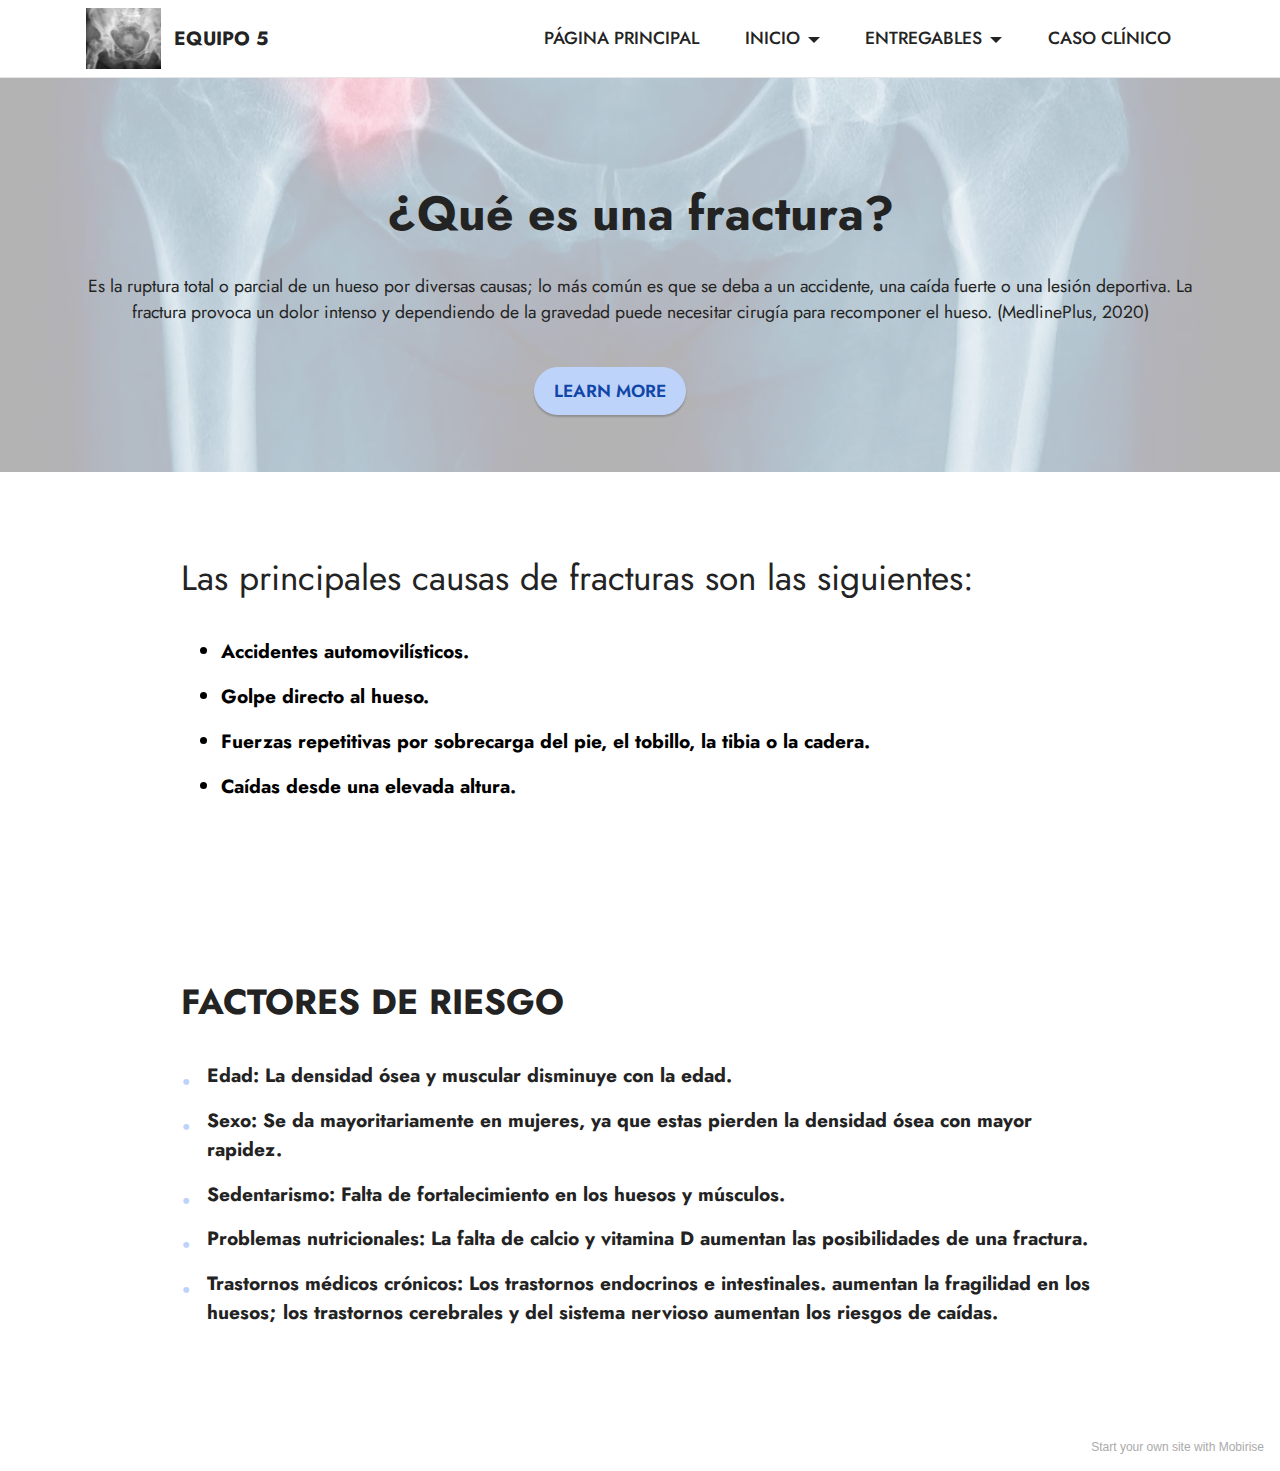
<file: page2.html>
<!DOCTYPE html>
<html  >
<head>
  <!-- Site made with Mobirise Website Builder v5.1.4, https://mobirise.com -->
  <meta charset="UTF-8">
  <meta http-equiv="X-UA-Compatible" content="IE=edge">
  <meta name="generator" content="Mobirise v5.1.4, mobirise.com">
  <meta name="viewport" content="width=device-width, initial-scale=1, minimum-scale=1">
  <link rel="shortcut icon" href="assets/images/70v15n05-13092288fig02-121x98.jpeg" type="image/x-icon">
  <meta name="description" content="">
  
  
  <title>Page 2</title>
  <link rel="stylesheet" href="assets/tether/tether.min.css">
  <link rel="stylesheet" href="assets/bootstrap/css/bootstrap.min.css">
  <link rel="stylesheet" href="assets/bootstrap/css/bootstrap-grid.min.css">
  <link rel="stylesheet" href="assets/bootstrap/css/bootstrap-reboot.min.css">
  <link rel="stylesheet" href="assets/dropdown/css/style.css">
  <link rel="stylesheet" href="assets/socicon/css/styles.css">
  <link rel="stylesheet" href="assets/theme/css/style.css">
  <link rel="preload" as="style" href="assets/mobirise/css/mbr-additional.css"><link rel="stylesheet" href="assets/mobirise/css/mbr-additional.css" type="text/css">
  
  
  
  
</head>
<body>
  
  <section class="menu cid-s48OLK6784" once="menu" id="menu1-t">
    
    <nav class="navbar navbar-dropdown navbar-fixed-top navbar-expand-lg">
        <div class="container">
            <div class="navbar-brand">
                <span class="navbar-logo">
                    <a href="https://mobiri.se">
                        <img src="assets/images/70v15n05-13092288fig02-121x98.jpeg" alt="Mobirise" style="height: 3.8rem;">
                    </a>
                </span>
                <span class="navbar-caption-wrap"><a class="navbar-caption text-black display-7" href="https://mobiri.se">EQUIPO 5</a></span>
            </div>
            <button class="navbar-toggler" type="button" data-toggle="collapse" data-target="#navbarSupportedContent" aria-controls="navbarNavAltMarkup" aria-expanded="false" aria-label="Toggle navigation">
                <div class="hamburger">
                    <span></span>
                    <span></span>
                    <span></span>
                    <span></span>
                </div>
            </button>
            <div class="collapse navbar-collapse" id="navbarSupportedContent">
                <ul class="navbar-nav nav-dropdown nav-right" data-app-modern-menu="true"><li class="nav-item"><a class="nav-link link text-black text-primary display-4" href="index.html" aria-expanded="true">PÁGINA PRINCIPAL</a></li><li class="nav-item dropdown open"><a class="nav-link link text-black dropdown-toggle display-4" href="#" data-toggle="dropdown-submenu" aria-expanded="true">INICIO</a><div class="dropdown-menu"><a class="text-black dropdown-item text-primary display-4" href="page5.html" aria-expanded="false">¿POR QUÉ MOBIRISE?</a><a class="text-black dropdown-item text-primary display-4" href="page2.html">DESCRIPCIÓN</a><a class="text-black dropdown-item display-4" href="#" aria-expanded="true">INFORMACIÓN ADICIONAL</a></div></li>
                    <li class="nav-item dropdown"><a class="nav-link link text-black dropdown-toggle display-4" href="#" data-toggle="dropdown-submenu" aria-expanded="false">ENTREGABLES</a><div class="dropdown-menu"><a class="text-black dropdown-item display-4" href="https://mobirise.com"></a><div class="dropdown"><a class="text-black dropdown-item text-primary dropdown-toggle display-4" href="#" aria-expanded="false" data-toggle="dropdown-submenu">SEMANAS</a><div class="dropdown-menu dropdown-submenu"><a class="text-black dropdown-item text-primary display-4" href="page4.html" aria-expanded="false">SEMANA 1</a><a class="text-black dropdown-item text-primary display-4" href="page6.html" aria-expanded="false">SEMANA 2</a><a class="text-black dropdown-item text-primary display-4" href="#" aria-expanded="false">SEMANA 3</a><a class="text-black dropdown-item text-primary display-4" href="#" aria-expanded="false">SEMANA 4</a><a class="text-black dropdown-item text-primary display-4" href="#" aria-expanded="false">SEMANA 5</a><a class="text-black dropdown-item text-primary display-4" href="#" aria-expanded="false">SEMANA 6</a><a class="text-black dropdown-item text-primary display-4" href="#" aria-expanded="false">SEMANA 7</a><a class="text-black dropdown-item text-primary display-4" href="#" aria-expanded="false">SEMANA 8</a><a class="text-black dropdown-item text-primary display-4" href="#" aria-expanded="false">New Item</a></div></div><a class="text-black dropdown-item display-4" href="#" aria-expanded="false">HITO 1</a><a class="text-black dropdown-item display-4" href="#" aria-expanded="false">HITO 2</a><a class="text-black dropdown-item display-4" href="#" aria-expanded="false">HITO 3</a></div></li><li class="nav-item"><a class="nav-link link text-black text-primary display-4" href="page3.html" aria-expanded="false">CASO CLÍNICO</a></li></ul>
                
                
            </div>
        </div>
    </nav>

</section>

<section class="content4 cid-sak3uSG5Eq" id="content4-y">
    
    <div class="mbr-overlay" style="opacity: 0.7; background-color: rgb(255, 255, 255);">
    </div>
    <div class="container">
        <div class="row justify-content-center">
            <div class="title col-md-12 col-lg-12">
                <h3 class="mbr-section-title mbr-fonts-style align-center mb-4 display-2"><strong>¿Qué es una fractura?</strong></h3>
                <h4 class="mbr-section-subtitle align-center mbr-fonts-style mb-4 display-4">Es la ruptura total o parcial de un hueso por diversas causas; lo más común es que se deba a un accidente, una caída fuerte o una lesión deportiva. La fractura provoca un dolor intenso y dependiendo de la gravedad puede necesitar cirugía para recomponer el hueso. (MedlinePlus, 2020)</h4>
                <div class="mbr-section-btn align-center"><a class="btn btn-primary display-4" href="https://mobiri.se">LEARN MORE</a>
                    <a class="btn btn-primary-outline display-4" href="https://mobiri.se"></a></div>
            </div>
        </div>
    </div>
</section>

<section class="content8 cid-sak2UWgDVm" id="content8-w">
    
    <div class="container">
        <div class="row justify-content-center">
            <div class="counter-container col-md-12 col-lg-10">
                <h4 class="mbr-section-title mbr-fonts-style mb-4 display-5">Las principales causas de fracturas son las siguientes:&nbsp;</h4>
                <div class="mbr-text mbr-fonts-style display-7">
                    <ul>
                        <li><strong>Accidentes automovilísticos.</strong><br></li><li><strong>Golpe directo al hueso.</strong></li><li><strong>Fuerzas repetitivas por sobrecarga del pie, el tobillo, la tibia o la cadera.</strong></li><li><strong>Caídas desde una elevada altura.</strong></li>
                    </ul>
                </div>
            </div>
        </div>
    </div>
</section>

<section class="content14 cid-sak7pkM98O" id="content14-10">
    
    
    
    <div class="container">
        <div class="row justify-content-center">
            <div class="col-md-12 col-lg-10">
                    <h3 class="mbr-section-title mbr-fonts-style mb-4 display-5">
                        <strong>FACTORES DE RIESGO</strong></h3>
                <ul class="list mbr-fonts-style display-7">
                    <li><strong>Edad: La densidad ósea y muscular disminuye con la edad.</strong><br></li><li><strong>Sexo: Se da mayoritariamente en mujeres, ya que estas pierden la densidad ósea con mayor rapidez.</strong></li><li><strong>Sedentarismo: Falta de fortalecimiento en los huesos y músculos.</strong></li><li><strong>Problemas nutricionales: La falta de calcio y vitamina D aumentan las posibilidades de una fractura.</strong></li><li><strong>Trastornos médicos crónicos: Los trastornos endocrinos e intestinales. aumentan la fragilidad en los huesos; los trastornos cerebrales y del sistema nervioso aumentan los riesgos de caídas.</strong></li>
                </ul>
            </div>
        </div>
    </div>
</section><section style="background-color: #fff; font-family: -apple-system, BlinkMacSystemFont, 'Segoe UI', 'Roboto', 'Helvetica Neue', Arial, sans-serif; color:#aaa; font-size:12px; padding: 0; align-items: center; display: flex;"><a href="https://mobirise.site/f" style="flex: 1 1; height: 3rem; padding-left: 1rem;"></a><p style="flex: 0 0 auto; margin:0; padding-right:1rem;">Start your own <a href="https://mobirise.site/y" style="color:#aaa;">site</a> with Mobirise</p></section><script src="assets/web/assets/jquery/jquery.min.js"></script>  <script src="assets/popper/popper.min.js"></script>  <script src="assets/tether/tether.min.js"></script>  <script src="assets/bootstrap/js/bootstrap.min.js"></script>  <script src="assets/smoothscroll/smooth-scroll.js"></script>  <script src="assets/dropdown/js/nav-dropdown.js"></script>  <script src="assets/dropdown/js/navbar-dropdown.js"></script>  <script src="assets/touchswipe/jquery.touch-swipe.min.js"></script>  <script src="assets/theme/js/script.js"></script>  
  
  
</body>
</html>
</file>
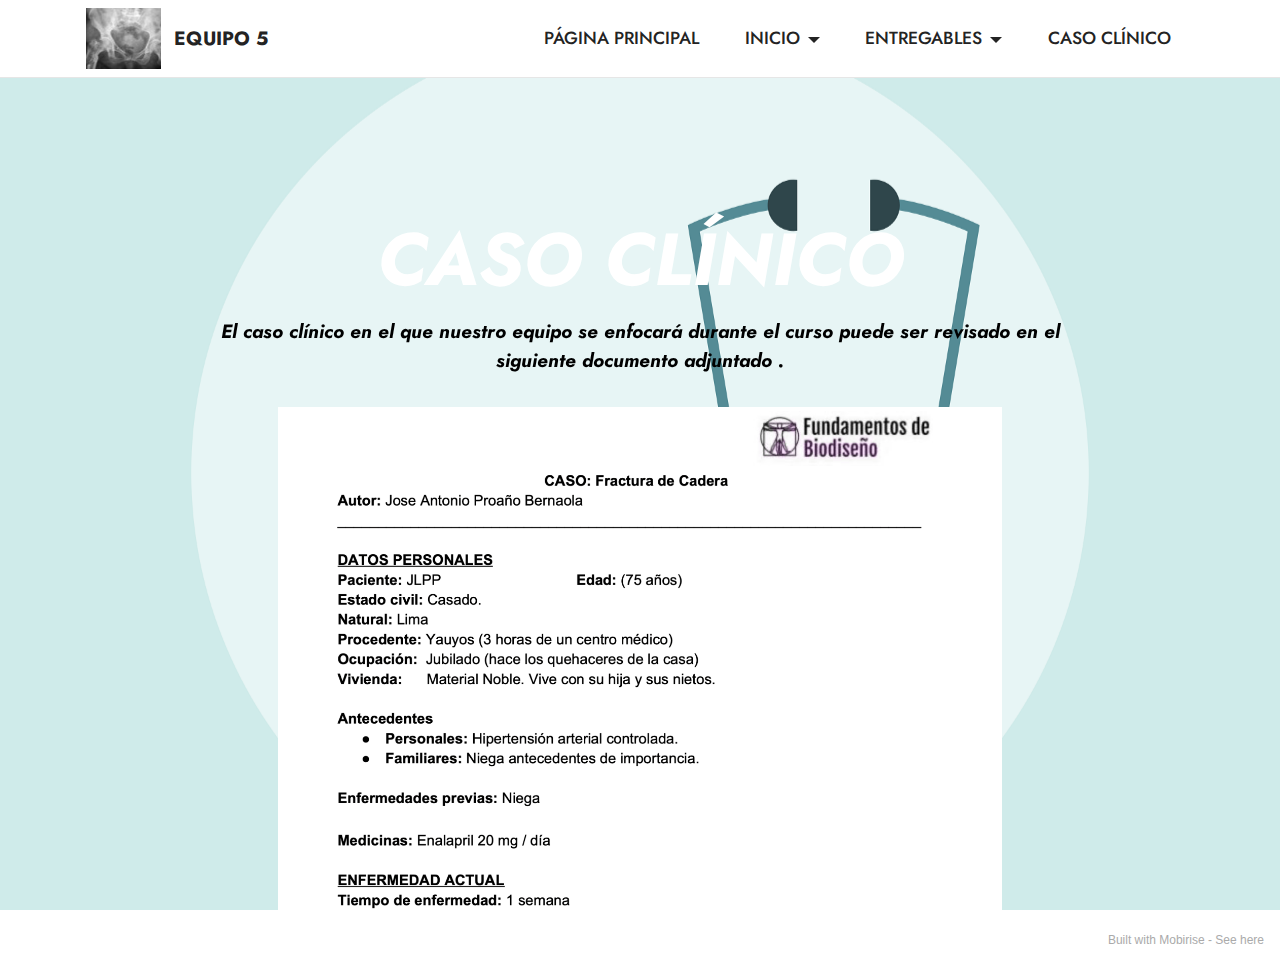
<file: page3.html>
<!DOCTYPE html>
<html  >
<head>
  <!-- Site made with Mobirise Website Builder v5.1.4, https://mobirise.com -->
  <meta charset="UTF-8">
  <meta http-equiv="X-UA-Compatible" content="IE=edge">
  <meta name="generator" content="Mobirise v5.1.4, mobirise.com">
  <meta name="viewport" content="width=device-width, initial-scale=1, minimum-scale=1">
  <link rel="shortcut icon" href="assets/images/70v15n05-13092288fig02-121x98.jpeg" type="image/x-icon">
  <meta name="description" content="">
  
  
  <title>Page 3</title>
  <link rel="stylesheet" href="assets/tether/tether.min.css">
  <link rel="stylesheet" href="assets/bootstrap/css/bootstrap.min.css">
  <link rel="stylesheet" href="assets/bootstrap/css/bootstrap-grid.min.css">
  <link rel="stylesheet" href="assets/bootstrap/css/bootstrap-reboot.min.css">
  <link rel="stylesheet" href="assets/dropdown/css/style.css">
  <link rel="stylesheet" href="assets/socicon/css/styles.css">
  <link rel="stylesheet" href="assets/theme/css/style.css">
  <link rel="preload" as="style" href="assets/mobirise/css/mbr-additional.css"><link rel="stylesheet" href="assets/mobirise/css/mbr-additional.css" type="text/css">
  
  
  
  
</head>
<body>
  
  <section class="menu cid-s48OLK6784" once="menu" id="menu1-16">
    
    <nav class="navbar navbar-dropdown navbar-fixed-top navbar-expand-lg">
        <div class="container">
            <div class="navbar-brand">
                <span class="navbar-logo">
                    <a href="https://mobiri.se">
                        <img src="assets/images/70v15n05-13092288fig02-121x98.jpeg" alt="Mobirise" style="height: 3.8rem;">
                    </a>
                </span>
                <span class="navbar-caption-wrap"><a class="navbar-caption text-black display-7" href="https://mobiri.se">EQUIPO 5</a></span>
            </div>
            <button class="navbar-toggler" type="button" data-toggle="collapse" data-target="#navbarSupportedContent" aria-controls="navbarNavAltMarkup" aria-expanded="false" aria-label="Toggle navigation">
                <div class="hamburger">
                    <span></span>
                    <span></span>
                    <span></span>
                    <span></span>
                </div>
            </button>
            <div class="collapse navbar-collapse" id="navbarSupportedContent">
                <ul class="navbar-nav nav-dropdown nav-right" data-app-modern-menu="true"><li class="nav-item"><a class="nav-link link text-black text-primary display-4" href="index.html" aria-expanded="true">PÁGINA PRINCIPAL</a></li><li class="nav-item dropdown open"><a class="nav-link link text-black dropdown-toggle display-4" href="#" data-toggle="dropdown-submenu" aria-expanded="true">INICIO</a><div class="dropdown-menu"><a class="text-black dropdown-item text-primary display-4" href="page5.html" aria-expanded="false">¿POR QUÉ MOBIRISE?</a><a class="text-black dropdown-item text-primary display-4" href="page2.html">DESCRIPCIÓN</a><a class="text-black dropdown-item display-4" href="#" aria-expanded="true">INFORMACIÓN ADICIONAL</a></div></li>
                    <li class="nav-item dropdown"><a class="nav-link link text-black dropdown-toggle display-4" href="#" data-toggle="dropdown-submenu" aria-expanded="false">ENTREGABLES</a><div class="dropdown-menu"><a class="text-black dropdown-item display-4" href="https://mobirise.com"></a><div class="dropdown"><a class="text-black dropdown-item text-primary dropdown-toggle display-4" href="#" aria-expanded="false" data-toggle="dropdown-submenu">SEMANAS</a><div class="dropdown-menu dropdown-submenu"><a class="text-black dropdown-item text-primary display-4" href="page4.html" aria-expanded="false">SEMANA 1</a><a class="text-black dropdown-item text-primary display-4" href="page6.html" aria-expanded="false">SEMANA 2</a><a class="text-black dropdown-item text-primary display-4" href="#" aria-expanded="false">SEMANA 3</a><a class="text-black dropdown-item text-primary display-4" href="#" aria-expanded="false">SEMANA 4</a><a class="text-black dropdown-item text-primary display-4" href="#" aria-expanded="false">SEMANA 5</a><a class="text-black dropdown-item text-primary display-4" href="#" aria-expanded="false">SEMANA 6</a><a class="text-black dropdown-item text-primary display-4" href="#" aria-expanded="false">SEMANA 7</a><a class="text-black dropdown-item text-primary display-4" href="#" aria-expanded="false">SEMANA 8</a><a class="text-black dropdown-item text-primary display-4" href="#" aria-expanded="false">New Item</a></div></div><a class="text-black dropdown-item display-4" href="#" aria-expanded="false">HITO 1</a><a class="text-black dropdown-item display-4" href="#" aria-expanded="false">HITO 2</a><a class="text-black dropdown-item display-4" href="#" aria-expanded="false">HITO 3</a></div></li><li class="nav-item"><a class="nav-link link text-black text-primary display-4" href="page3.html" aria-expanded="false">CASO CLÍNICO</a></li></ul>
                
                
            </div>
        </div>
    </nav>

</section>

<section class="header10 cid-sal0Hc9m68 mbr-parallax-background" id="header10-1a">

    

    <div class="mbr-overlay" style="opacity: 0; background-color: rgb(34, 153, 170);"></div>

    <div class="align-center container-fluid">
        <div class="row justify-content-center">
            <div class="col-md-12 col-lg-9">
                <h1 class="mbr-section-title mbr-fonts-style mb-3 display-1"><strong><em>CASO CLÍNICO</em></strong></h1>
                <p class="mbr-text mbr-fonts-style display-7"><em><strong>
                    El caso clínico en el que nuestro equipo se enfocará durante el curso puede ser revisado en el siguiente documento adjuntado .</strong></em></p>
                
                <div class="image-wrap mt-4">
                    <a href="assets/files/CC_GH1_FracturaCadera.pdf"><img src="assets/images/captura-de-pantalla-2020-09-11-a-las-22.58.46-1428x1006.png" alt="Mobirise" title=""></a>
                </div>
            </div>
        </div>
    </div>
</section><section style="background-color: #fff; font-family: -apple-system, BlinkMacSystemFont, 'Segoe UI', 'Roboto', 'Helvetica Neue', Arial, sans-serif; color:#aaa; font-size:12px; padding: 0; align-items: center; display: flex;"><a href="https://mobirise.site/w" style="flex: 1 1; height: 3rem; padding-left: 1rem;"></a><p style="flex: 0 0 auto; margin:0; padding-right:1rem;">Built with Mobirise - <a href="https://mobirise.site/l" style="color:#aaa;">See here</a></p></section><script src="assets/web/assets/jquery/jquery.min.js"></script>  <script src="assets/popper/popper.min.js"></script>  <script src="assets/tether/tether.min.js"></script>  <script src="assets/bootstrap/js/bootstrap.min.js"></script>  <script src="assets/smoothscroll/smooth-scroll.js"></script>  <script src="assets/dropdown/js/nav-dropdown.js"></script>  <script src="assets/dropdown/js/navbar-dropdown.js"></script>  <script src="assets/touchswipe/jquery.touch-swipe.min.js"></script>  <script src="assets/parallax/jarallax.min.js"></script>  <script src="assets/theme/js/script.js"></script>  
  
  
</body>
</html>
</file>
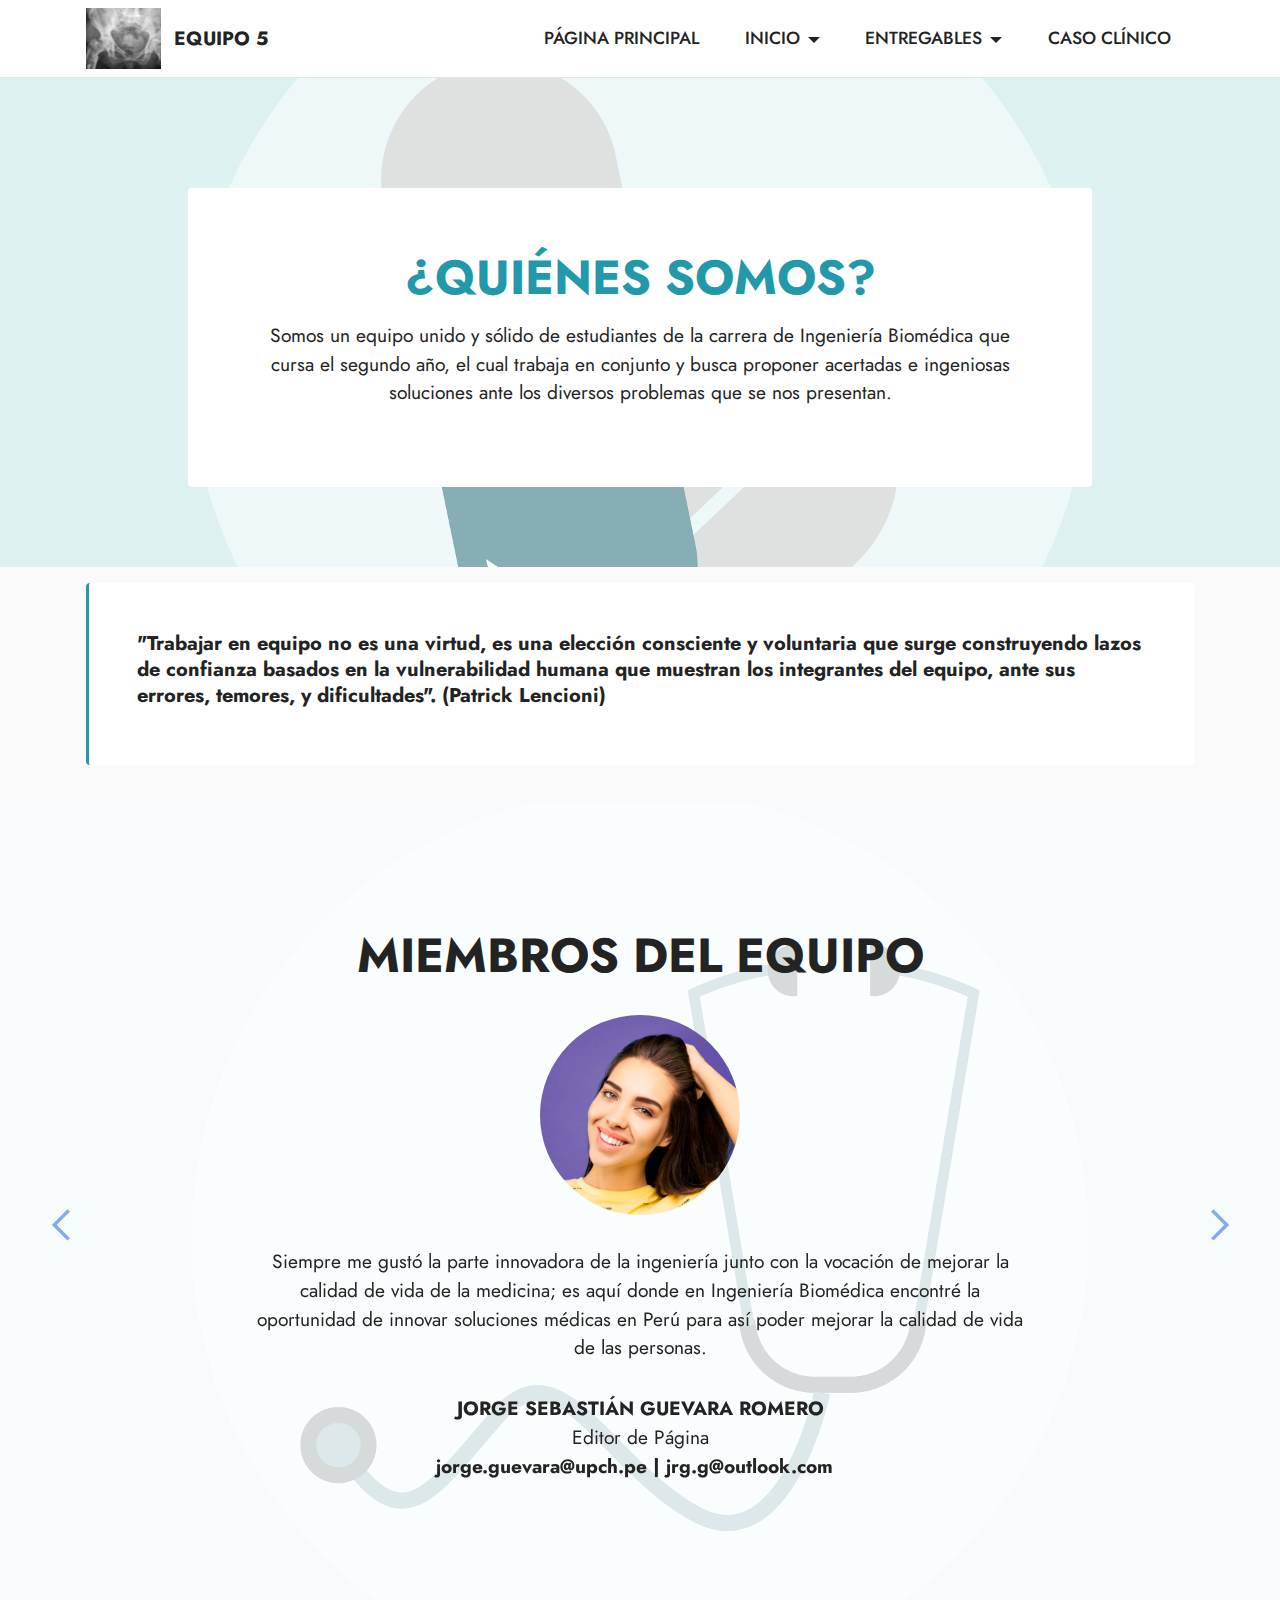
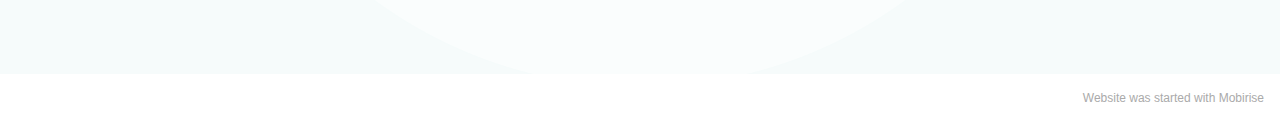
<file: page4.html>
<!DOCTYPE html>
<html  >
<head>
  <!-- Site made with Mobirise Website Builder v5.1.4, https://mobirise.com -->
  <meta charset="UTF-8">
  <meta http-equiv="X-UA-Compatible" content="IE=edge">
  <meta name="generator" content="Mobirise v5.1.4, mobirise.com">
  <meta name="viewport" content="width=device-width, initial-scale=1, minimum-scale=1">
  <link rel="shortcut icon" href="assets/images/70v15n05-13092288fig02-121x98.jpeg" type="image/x-icon">
  <meta name="description" content="">
  
  
  <title>integrantes</title>
  <link rel="stylesheet" href="assets/web/assets/mobirise-icons2/mobirise2.css">
  <link rel="stylesheet" href="assets/tether/tether.min.css">
  <link rel="stylesheet" href="assets/bootstrap/css/bootstrap.min.css">
  <link rel="stylesheet" href="assets/bootstrap/css/bootstrap-grid.min.css">
  <link rel="stylesheet" href="assets/bootstrap/css/bootstrap-reboot.min.css">
  <link rel="stylesheet" href="assets/dropdown/css/style.css">
  <link rel="stylesheet" href="assets/socicon/css/styles.css">
  <link rel="stylesheet" href="assets/theme/css/style.css">
  <link rel="preload" as="style" href="assets/mobirise/css/mbr-additional.css"><link rel="stylesheet" href="assets/mobirise/css/mbr-additional.css" type="text/css">
  
  
  
  
</head>
<body>
  
  <section class="menu cid-s48OLK6784" once="menu" id="menu1-1k">
    
    <nav class="navbar navbar-dropdown navbar-fixed-top navbar-expand-lg">
        <div class="container">
            <div class="navbar-brand">
                <span class="navbar-logo">
                    <a href="https://mobiri.se">
                        <img src="assets/images/70v15n05-13092288fig02-121x98.jpeg" alt="Mobirise" style="height: 3.8rem;">
                    </a>
                </span>
                <span class="navbar-caption-wrap"><a class="navbar-caption text-black display-7" href="https://mobiri.se">EQUIPO 5</a></span>
            </div>
            <button class="navbar-toggler" type="button" data-toggle="collapse" data-target="#navbarSupportedContent" aria-controls="navbarNavAltMarkup" aria-expanded="false" aria-label="Toggle navigation">
                <div class="hamburger">
                    <span></span>
                    <span></span>
                    <span></span>
                    <span></span>
                </div>
            </button>
            <div class="collapse navbar-collapse" id="navbarSupportedContent">
                <ul class="navbar-nav nav-dropdown nav-right" data-app-modern-menu="true"><li class="nav-item"><a class="nav-link link text-black text-primary display-4" href="index.html" aria-expanded="true">PÁGINA PRINCIPAL</a></li><li class="nav-item dropdown open"><a class="nav-link link text-black dropdown-toggle display-4" href="#" data-toggle="dropdown-submenu" aria-expanded="true">INICIO</a><div class="dropdown-menu"><a class="text-black dropdown-item text-primary display-4" href="page5.html" aria-expanded="false">¿POR QUÉ MOBIRISE?</a><a class="text-black dropdown-item text-primary display-4" href="page2.html">DESCRIPCIÓN</a><a class="text-black dropdown-item display-4" href="#" aria-expanded="true">INFORMACIÓN ADICIONAL</a></div></li>
                    <li class="nav-item dropdown"><a class="nav-link link text-black dropdown-toggle display-4" href="#" data-toggle="dropdown-submenu" aria-expanded="false">ENTREGABLES</a><div class="dropdown-menu"><a class="text-black dropdown-item display-4" href="https://mobirise.com"></a><div class="dropdown"><a class="text-black dropdown-item text-primary dropdown-toggle display-4" href="#" aria-expanded="false" data-toggle="dropdown-submenu">SEMANAS</a><div class="dropdown-menu dropdown-submenu"><a class="text-black dropdown-item text-primary display-4" href="page4.html" aria-expanded="false">SEMANA 1</a><a class="text-black dropdown-item text-primary display-4" href="page6.html" aria-expanded="false">SEMANA 2</a><a class="text-black dropdown-item text-primary display-4" href="#" aria-expanded="false">SEMANA 3</a><a class="text-black dropdown-item text-primary display-4" href="#" aria-expanded="false">SEMANA 4</a><a class="text-black dropdown-item text-primary display-4" href="#" aria-expanded="false">SEMANA 5</a><a class="text-black dropdown-item text-primary display-4" href="#" aria-expanded="false">SEMANA 6</a><a class="text-black dropdown-item text-primary display-4" href="#" aria-expanded="false">SEMANA 7</a><a class="text-black dropdown-item text-primary display-4" href="#" aria-expanded="false">SEMANA 8</a><a class="text-black dropdown-item text-primary display-4" href="#" aria-expanded="false">New Item</a></div></div><a class="text-black dropdown-item display-4" href="#" aria-expanded="false">HITO 1</a><a class="text-black dropdown-item display-4" href="#" aria-expanded="false">HITO 2</a><a class="text-black dropdown-item display-4" href="#" aria-expanded="false">HITO 3</a></div></li><li class="nav-item"><a class="nav-link link text-black text-primary display-4" href="page3.html" aria-expanded="false">CASO CLÍNICO</a></li></ul>
                
                
            </div>
        </div>
    </nav>

</section>

<section class="header12 cid-sanyr8aeaf mbr-parallax-background" id="header12-2c">

    

    <div class="mbr-overlay" style="opacity: 0.3; background-color: rgb(255, 255, 255);">
    </div>
    <div class="container-fluid">
        <div class="row justify-content-center">
            <div class="card col-12 col-md-12 col-lg-9">
                <div class="card-wrapper">
                    <div class="card-box align-center">
                        <h1 class="card-title mbr-fonts-style mb-3 display-2">
                            <strong>¿QUIÉNES SOMOS?</strong></h1>
                        <p class="mbr-text mbr-fonts-style display-7">Somos un equipo unido y sólido de estudiantes de la carrera de Ingeniería Biomédica que cursa el segundo año, el cual trabaja en conjunto y busca proponer acertadas e ingeniosas soluciones ante los diversos problemas que se nos presentan.</p>
                        
                    </div>
                </div>
            </div>
        </div>
    </div>
</section>

<section class="content7 cid-sanArxUzN4" id="content7-2d">
    
    <div class="container">
        <div class="row justify-content-center">
            <div class="col-12 col-md-12">
                <blockquote class="mbr-fonts-style display-4">
                <h5 class="mbr-section-title mbr-fonts-style mb-2"><strong>"Trabajar en equipo no es una virtud, es una elección consciente y voluntaria que surge construyendo lazos de confianza basados en la vulnerabilidad humana que muestran los integrantes del equipo, ante sus errores, temores, y dificultades". (Patrick Lencioni)</strong></h5></blockquote>
            </div>
        </div>
    </div>
</section>

<section class="testimonails3 carousel slide testimonials-slider cid-salL85qpdF" data-interval="false" id="testimonials3-1l">

    

    <div class="mbr-overlay" style="opacity: 0.8; background-color: rgb(255, 255, 255);">
    </div>

    <div class="text-center container-fluid">
        <h3 class="mb-4 mbr-fonts-style display-2">
            <strong>MIEMBROS DEL EQUIPO</strong></h3>

        <div class="carousel slide" role="listbox" data-pause="true" data-keyboard="false" data-ride="false" data-interval="false">
            <div class="carousel-inner">
                
                
            <div class="carousel-item">
                    <div class="user col-md-8">
                        <div class="user_image">
                            <img src="assets/images/team3.jpg">
                        </div>
                        <div class="user_text mb-4">
                            <p class="mbr-fonts-style display-7">Siempre me gustó la parte innovadora de la ingeniería junto con la vocación de mejorar la calidad de vida de la medicina; es aquí donde en Ingeniería Biomédica encontré la oportunidad de innovar soluciones médicas en Perú para así poder mejorar la calidad de vida de las personas.<br></p>
                        </div>
                        <div class="user_name mbr-fonts-style mb-2 display-7">
                            <strong>JORGE SEBASTIÁN GUEVARA ROMERO</strong><br>Editor de Página<br><strong>jorge.guevara@upch.pe | jrg.g@outlook.com&nbsp;&nbsp;<br></strong><br><strong><br></strong></div>
                        
                    </div>
                </div><div class="carousel-item">
                    <div class="user col-md-8">
                        <div class="user_image">
                            <img src="assets/images/whatsapp-image-2020-09-11-at-16.36.24-removebg-preview-5-538x463.png" alt="">
                        </div>
                        <div class="user_text mb-4">
                            <p class="mbr-fonts-style display-7">
                                Mi palabra favorita es resiliencia. Esta se define como la capacidad que tiene una persona o un grupo de recuperarse frente a la adversidad para seguir proyectando el futuro y me complace haberla escuchado al iniciar la carrera de Ingeniería Biomédica, porque ahora sé que debo dar todo de mí con el objetivo de mejorar la calidad de vida y servicio en el sector salud de los peruanos.
                            </p>
                        </div>
                        <div class="user_name mbr-fonts-style mb-2 display-7"><strong>JENNY XIMENA CUSICUNA OSORIO</strong><div>Coordinadora General</div><div><strong>jenny.cusicuna@upch.pe | ximenita050300@gmail.com</strong></div></div>
                        
                    </div>
                </div><div class="carousel-item">
                    <div class="user col-md-8">
                        <div class="user_image">
                            <img src="assets/images/whatsapp-image-2020-09-11-at-23.25.24-removebg-preview-3-385x525.jpeg" alt="">
                        </div>
                        <div class="user_text mb-4">
                            <p class="mbr-fonts-style display-7">
                                Desde mi época escolar, mostré interés por las ciencias de la salud y las matemáticas ; aposté por esta carrera ya que la tecnología es un factor relevante para la salud. Las ramas en las que busco especializarme son biomecánica e ingeniería de tejidos.
                            </p>
                        </div>
                        <div class="user_name mbr-fonts-style mb-2 display-7"><strong>ÁLVARO JOSÉ ROJAS CHÁVEZ</strong><div>Coordinador de Investigación, Tablas y Estadísticas</div><div><strong>a20191712@pucp.edu.pe | alvaro18mnl@gmail.com&nbsp;</strong></div></div>
                        
                    </div>
                </div><div class="carousel-item">
                    <div class="user col-md-8">
                        <div class="user_image">
                            <img src="assets/images/team2.jpg">
                        </div>
                        <div class="user_text mb-4">
                            <p class="mbr-fonts-style display-7">Siempre he estado interesado en las ciencias y al conocer la Ingeniería Biomédica vi una oportunidad para dedicarme a ello, mi principal interés es el uso de la genética en la medicina.<br></p>
                        </div>
                        <div class="user_name mbr-fonts-style mb-2 display-7"><strong>ÍTALO ALEXANDER ACUÑA SALAS</strong><br>Coordinador de Programación<br><strong>italo.acuna@upch.pe | italoasas@gmail.com&nbsp;</strong></div>
                        
                    </div>
                </div><div class="carousel-item">
                    <div class="user col-md-8">
                        <div class="user_image">
                            <img src="assets/images/img-5653-removebg-preview-2-362x440.jpeg" alt="">
                        </div>
                        <div class="user_text mb-4">
                            <p class="mbr-fonts-style display-7">
                                Estudiante de la carrera de Ingeniería Biomédica. Busco especializarme en la rama de Ingeniería Clínica para así poder brindar tranquilidad, confianza y confiabilidad a los procesos realizados por el área médica.
                            </p>
                        </div>
                        <div class="user_name mbr-fonts-style mb-2 display-7"><strong>MARÍA FERNANDA MAUTINO RODRÍGUEZ</strong><div>Coordinadora de Redacción</div><div><strong>maria.mautino@upch.pe | maffer.1414@outlook.com&nbsp;</strong></div></div>
                        
                    </div>
                </div><div class="carousel-item">
                    <div class="user col-md-8">
                        <div class="user_image">
                            <img src="assets/images/whatsapp-image-2020-09-11-at-17.00.51-removebg-preview-341x438.jpg" alt="">
                        </div>
                        <div class="user_text mb-4">
                            <p class="mbr-fonts-style display-7">
                                 Siempre he tenido un gusto por la ciencia, en especial por la anatomía, y las matemáticas. Razón por la que decidí estudiar la carrera de ingeniería biomédica y especializarme en el área de biomecánica. Me identifico como una persona empática y colaborativa al momento de trabajar en equipo para llegar a la mejor propuesta de solución.
                            </p>
                        </div>
                        <div class="user_name mbr-fonts-style mb-2 display-7"><strong>DIEGO PAÚL SALVATIERRA GUILLERMO</strong><div>Coordinador de Modelación y Diseño Digital</div><div><strong>diego.salvatierra@upch.pe | diegosalvatierrra1@gmail.com&nbsp;</strong></div></div>
                        
                    </div>
                </div><div class="carousel-item">
                    <div class="user col-md-8">
                        <div class="user_image">
                            <img src="assets/images/whatsapp-image-2020-09-12-at-00.03.56-removebg-preview-515x484.png" alt="">
                        </div>
                        <div class="user_text mb-4">
                            <p class="mbr-fonts-style display-7">
                                Estudiante de la carrera de Ingeniería Biomédica con interés en el área de Biomecánica y Rehabilitación. Me considero una persona perseverante y responsable. Una de mis metas es poder aportar en la innovación de nuevas tecnologías que mejoren la calidad de vida de las personas.
                            </p>
                        </div>
                        <div class="user_name mbr-fonts-style mb-2 display-7"><strong>GIAN PIERRE SANTIVÁÑEZ CÓNDOR</strong><div>Coordinador de Bocetos y Láminas</div><div><strong>a20181042@pucp.edu.pe | giansanti62@gmail.com&nbsp;&nbsp;</strong></div></div>
                        
                    </div>
                </div></div>

            <div class="carousel-controls">
                <a class="carousel-control-prev" role="button" data-slide="prev">
                    <span aria-hidden="true" class="mobi-mbri mobi-mbri-arrow-prev mbr-iconfont"></span>
                    <span class="sr-only">Previous</span>
                </a>

                <a class="carousel-control-next" role="button" data-slide="next">
                    <span aria-hidden="true" class="mobi-mbri mobi-mbri-arrow-next mbr-iconfont"></span>
                    <span class="sr-only">Next</span>
                </a>
            </div>
        </div>
    </div>
</section><section style="background-color: #fff; font-family: -apple-system, BlinkMacSystemFont, 'Segoe UI', 'Roboto', 'Helvetica Neue', Arial, sans-serif; color:#aaa; font-size:12px; padding: 0; align-items: center; display: flex;"><a href="https://mobirise.site/k" style="flex: 1 1; height: 3rem; padding-left: 1rem;"></a><p style="flex: 0 0 auto; margin:0; padding-right:1rem;">Website was <a href="https://mobirise.site/g" style="color:#aaa;">started</a> with Mobirise</p></section><script src="assets/web/assets/jquery/jquery.min.js"></script>  <script src="assets/popper/popper.min.js"></script>  <script src="assets/tether/tether.min.js"></script>  <script src="assets/bootstrap/js/bootstrap.min.js"></script>  <script src="assets/smoothscroll/smooth-scroll.js"></script>  <script src="assets/dropdown/js/nav-dropdown.js"></script>  <script src="assets/dropdown/js/navbar-dropdown.js"></script>  <script src="assets/touchswipe/jquery.touch-swipe.min.js"></script>  <script src="assets/parallax/jarallax.min.js"></script>  <script src="assets/bootstrapcarouselswipe/bootstrap-carousel-swipe.js"></script>  <script src="assets/mbr-testimonials-slider/mbr-testimonials-slider.js"></script>  <script src="assets/theme/js/script.js"></script>  
  
  
</body>
</html>
</file>
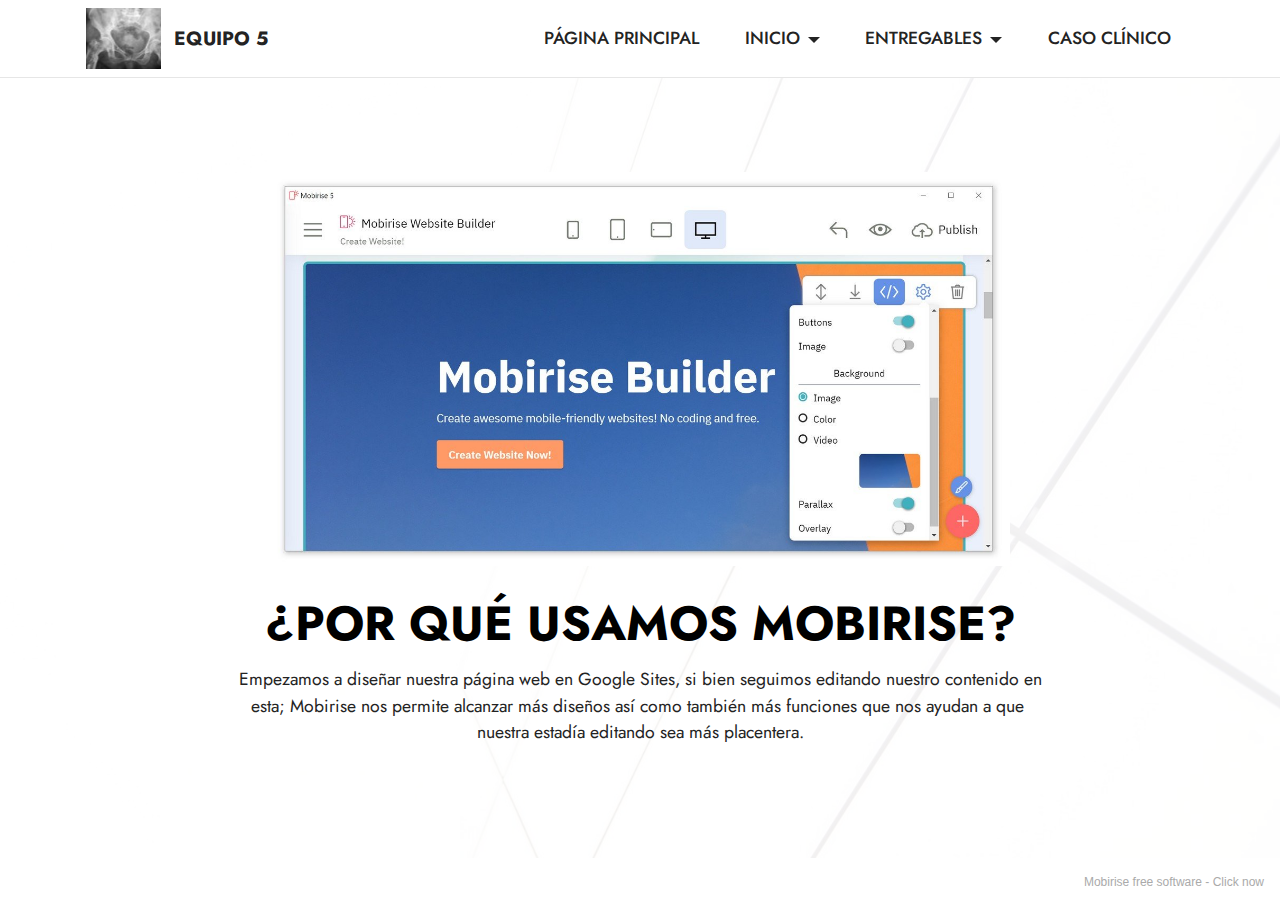
<file: page5.html>
<!DOCTYPE html>
<html  >
<head>
  <!-- Site made with Mobirise Website Builder v5.1.4, https://mobirise.com -->
  <meta charset="UTF-8">
  <meta http-equiv="X-UA-Compatible" content="IE=edge">
  <meta name="generator" content="Mobirise v5.1.4, mobirise.com">
  <meta name="viewport" content="width=device-width, initial-scale=1, minimum-scale=1">
  <link rel="shortcut icon" href="assets/images/70v15n05-13092288fig02-121x98.jpeg" type="image/x-icon">
  <meta name="description" content="">
  
  
  <title>Page 5</title>
  <link rel="stylesheet" href="assets/tether/tether.min.css">
  <link rel="stylesheet" href="assets/bootstrap/css/bootstrap.min.css">
  <link rel="stylesheet" href="assets/bootstrap/css/bootstrap-grid.min.css">
  <link rel="stylesheet" href="assets/bootstrap/css/bootstrap-reboot.min.css">
  <link rel="stylesheet" href="assets/dropdown/css/style.css">
  <link rel="stylesheet" href="assets/socicon/css/styles.css">
  <link rel="stylesheet" href="assets/theme/css/style.css">
  <link rel="preload" as="style" href="assets/mobirise/css/mbr-additional.css"><link rel="stylesheet" href="assets/mobirise/css/mbr-additional.css" type="text/css">
  
  
  
  
</head>
<body>
  
  <section class="menu cid-s48OLK6784" once="menu" id="menu1-2e">
    
    <nav class="navbar navbar-dropdown navbar-fixed-top navbar-expand-lg">
        <div class="container">
            <div class="navbar-brand">
                <span class="navbar-logo">
                    <a href="https://mobiri.se">
                        <img src="assets/images/70v15n05-13092288fig02-121x98.jpeg" alt="Mobirise" style="height: 3.8rem;">
                    </a>
                </span>
                <span class="navbar-caption-wrap"><a class="navbar-caption text-black display-7" href="https://mobiri.se">EQUIPO 5</a></span>
            </div>
            <button class="navbar-toggler" type="button" data-toggle="collapse" data-target="#navbarSupportedContent" aria-controls="navbarNavAltMarkup" aria-expanded="false" aria-label="Toggle navigation">
                <div class="hamburger">
                    <span></span>
                    <span></span>
                    <span></span>
                    <span></span>
                </div>
            </button>
            <div class="collapse navbar-collapse" id="navbarSupportedContent">
                <ul class="navbar-nav nav-dropdown nav-right" data-app-modern-menu="true"><li class="nav-item"><a class="nav-link link text-black text-primary display-4" href="index.html" aria-expanded="true">PÁGINA PRINCIPAL</a></li><li class="nav-item dropdown open"><a class="nav-link link text-black dropdown-toggle display-4" href="#" data-toggle="dropdown-submenu" aria-expanded="true">INICIO</a><div class="dropdown-menu"><a class="text-black dropdown-item text-primary display-4" href="page5.html" aria-expanded="false">¿POR QUÉ MOBIRISE?</a><a class="text-black dropdown-item text-primary display-4" href="page2.html">DESCRIPCIÓN</a><a class="text-black dropdown-item display-4" href="#" aria-expanded="true">INFORMACIÓN ADICIONAL</a></div></li>
                    <li class="nav-item dropdown"><a class="nav-link link text-black dropdown-toggle display-4" href="#" data-toggle="dropdown-submenu" aria-expanded="false">ENTREGABLES</a><div class="dropdown-menu"><a class="text-black dropdown-item display-4" href="https://mobirise.com"></a><div class="dropdown"><a class="text-black dropdown-item text-primary dropdown-toggle display-4" href="#" aria-expanded="false" data-toggle="dropdown-submenu">SEMANAS</a><div class="dropdown-menu dropdown-submenu"><a class="text-black dropdown-item text-primary display-4" href="page4.html" aria-expanded="false">SEMANA 1</a><a class="text-black dropdown-item text-primary display-4" href="page6.html" aria-expanded="false">SEMANA 2</a><a class="text-black dropdown-item text-primary display-4" href="#" aria-expanded="false">SEMANA 3</a><a class="text-black dropdown-item text-primary display-4" href="#" aria-expanded="false">SEMANA 4</a><a class="text-black dropdown-item text-primary display-4" href="#" aria-expanded="false">SEMANA 5</a><a class="text-black dropdown-item text-primary display-4" href="#" aria-expanded="false">SEMANA 6</a><a class="text-black dropdown-item text-primary display-4" href="#" aria-expanded="false">SEMANA 7</a><a class="text-black dropdown-item text-primary display-4" href="#" aria-expanded="false">SEMANA 8</a><a class="text-black dropdown-item text-primary display-4" href="#" aria-expanded="false">New Item</a></div></div><a class="text-black dropdown-item display-4" href="#" aria-expanded="false">HITO 1</a><a class="text-black dropdown-item display-4" href="#" aria-expanded="false">HITO 2</a><a class="text-black dropdown-item display-4" href="#" aria-expanded="false">HITO 3</a></div></li><li class="nav-item"><a class="nav-link link text-black text-primary display-4" href="page3.html" aria-expanded="false">CASO CLÍNICO</a></li></ul>
                
                
            </div>
        </div>
    </nav>

</section>

<section class="header9 cid-sanBSqESFg" id="header9-2f">

    

    <div class="mbr-overlay" style="opacity: 0.8; background-color: rgb(255, 255, 255);"></div>

    <div class="text-center container">
        <div class="row justify-content-center">
            <div class="col-md-12 col-lg-9">
                <div class="image-wrap mb-4">
                    <img src="assets/images/app2.jpg" alt="Mobirise">
                </div>
                <h1 class="mbr-section-title mbr-fonts-style mb-3 display-2"><strong>¿POR QUÉ USAMOS MOBIRISE?</strong></h1>
                <p class="mbr-text mbr-fonts-style display-4">
                    Empezamos a diseñar nuestra página web en Google Sites, si bien seguimos editando nuestro contenido en esta; Mobirise nos permite alcanzar más diseños así como también más funciones que nos ayudan a que&nbsp; nuestra estadía editando sea más placentera.</p>
                
            </div>
        </div>
    </div>
</section><section style="background-color: #fff; font-family: -apple-system, BlinkMacSystemFont, 'Segoe UI', 'Roboto', 'Helvetica Neue', Arial, sans-serif; color:#aaa; font-size:12px; padding: 0; align-items: center; display: flex;"><a href="https://mobirise.site/c" style="flex: 1 1; height: 3rem; padding-left: 1rem;"></a><p style="flex: 0 0 auto; margin:0; padding-right:1rem;">Mobirise free software - <a href="https://mobirise.site/n" style="color:#aaa;">Click now</a></p></section><script src="assets/web/assets/jquery/jquery.min.js"></script>  <script src="assets/popper/popper.min.js"></script>  <script src="assets/tether/tether.min.js"></script>  <script src="assets/bootstrap/js/bootstrap.min.js"></script>  <script src="assets/smoothscroll/smooth-scroll.js"></script>  <script src="assets/dropdown/js/nav-dropdown.js"></script>  <script src="assets/dropdown/js/navbar-dropdown.js"></script>  <script src="assets/touchswipe/jquery.touch-swipe.min.js"></script>  <script src="assets/theme/js/script.js"></script>  
  
  
</body>
</html>
</file>
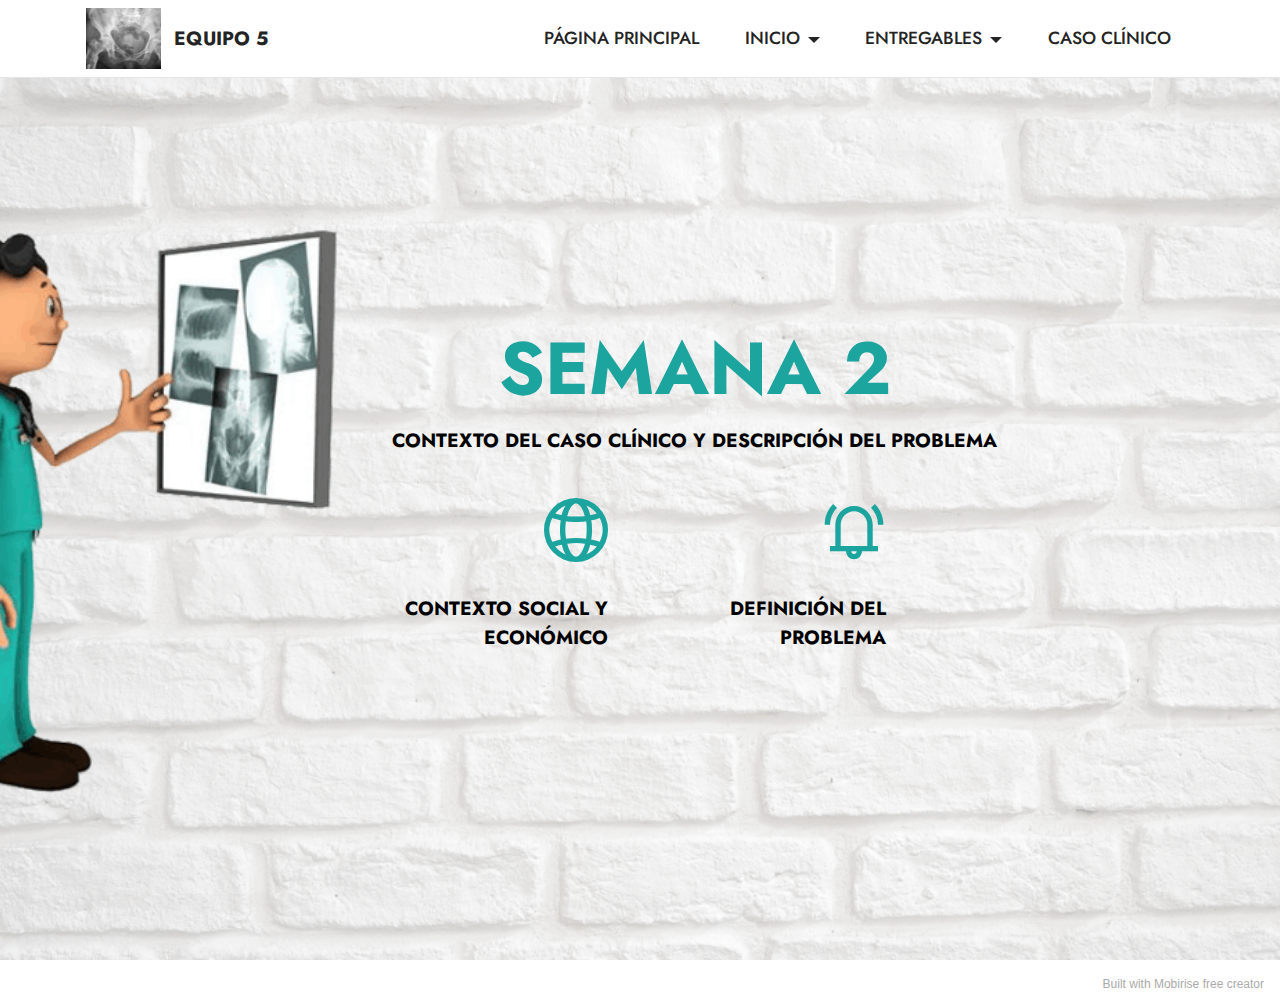
<file: page6.html>
<!DOCTYPE html>
<html  >
<head>
  <!-- Site made with Mobirise Website Builder v5.1.4, https://mobirise.com -->
  <meta charset="UTF-8">
  <meta http-equiv="X-UA-Compatible" content="IE=edge">
  <meta name="generator" content="Mobirise v5.1.4, mobirise.com">
  <meta name="viewport" content="width=device-width, initial-scale=1, minimum-scale=1">
  <link rel="shortcut icon" href="assets/images/70v15n05-13092288fig02-121x98.jpeg" type="image/x-icon">
  <meta name="description" content="">
  
  
  <title>SEMANA 2</title>
  <link rel="stylesheet" href="assets/web/assets/mobirise-icons2/mobirise2.css">
  <link rel="stylesheet" href="assets/tether/tether.min.css">
  <link rel="stylesheet" href="assets/bootstrap/css/bootstrap.min.css">
  <link rel="stylesheet" href="assets/bootstrap/css/bootstrap-grid.min.css">
  <link rel="stylesheet" href="assets/bootstrap/css/bootstrap-reboot.min.css">
  <link rel="stylesheet" href="assets/dropdown/css/style.css">
  <link rel="stylesheet" href="assets/socicon/css/styles.css">
  <link rel="stylesheet" href="assets/theme/css/style.css">
  <link rel="preload" as="style" href="assets/mobirise/css/mbr-additional.css"><link rel="stylesheet" href="assets/mobirise/css/mbr-additional.css" type="text/css">
  
  
  
  
</head>
<body>
  
  <section class="menu cid-s48OLK6784" once="menu" id="menu1-2i">
    
    <nav class="navbar navbar-dropdown navbar-fixed-top navbar-expand-lg">
        <div class="container">
            <div class="navbar-brand">
                <span class="navbar-logo">
                    <a href="https://mobiri.se">
                        <img src="assets/images/70v15n05-13092288fig02-121x98.jpeg" alt="Mobirise" style="height: 3.8rem;">
                    </a>
                </span>
                <span class="navbar-caption-wrap"><a class="navbar-caption text-black display-7" href="https://mobiri.se">EQUIPO 5</a></span>
            </div>
            <button class="navbar-toggler" type="button" data-toggle="collapse" data-target="#navbarSupportedContent" aria-controls="navbarNavAltMarkup" aria-expanded="false" aria-label="Toggle navigation">
                <div class="hamburger">
                    <span></span>
                    <span></span>
                    <span></span>
                    <span></span>
                </div>
            </button>
            <div class="collapse navbar-collapse" id="navbarSupportedContent">
                <ul class="navbar-nav nav-dropdown nav-right" data-app-modern-menu="true"><li class="nav-item"><a class="nav-link link text-black text-primary display-4" href="index.html" aria-expanded="true">PÁGINA PRINCIPAL</a></li><li class="nav-item dropdown open"><a class="nav-link link text-black dropdown-toggle display-4" href="#" data-toggle="dropdown-submenu" aria-expanded="true">INICIO</a><div class="dropdown-menu"><a class="text-black dropdown-item text-primary display-4" href="page5.html" aria-expanded="false">¿POR QUÉ MOBIRISE?</a><a class="text-black dropdown-item text-primary display-4" href="page2.html">DESCRIPCIÓN</a><a class="text-black dropdown-item display-4" href="#" aria-expanded="true">INFORMACIÓN ADICIONAL</a></div></li>
                    <li class="nav-item dropdown"><a class="nav-link link text-black dropdown-toggle display-4" href="#" data-toggle="dropdown-submenu" aria-expanded="false">ENTREGABLES</a><div class="dropdown-menu"><a class="text-black dropdown-item display-4" href="https://mobirise.com"></a><div class="dropdown"><a class="text-black dropdown-item text-primary dropdown-toggle display-4" href="#" aria-expanded="false" data-toggle="dropdown-submenu">SEMANAS</a><div class="dropdown-menu dropdown-submenu"><a class="text-black dropdown-item text-primary display-4" href="page4.html" aria-expanded="false">SEMANA 1</a><a class="text-black dropdown-item text-primary display-4" href="page6.html" aria-expanded="false">SEMANA 2</a><a class="text-black dropdown-item text-primary display-4" href="#" aria-expanded="false">SEMANA 3</a><a class="text-black dropdown-item text-primary display-4" href="#" aria-expanded="false">SEMANA 4</a><a class="text-black dropdown-item text-primary display-4" href="#" aria-expanded="false">SEMANA 5</a><a class="text-black dropdown-item text-primary display-4" href="#" aria-expanded="false">SEMANA 6</a><a class="text-black dropdown-item text-primary display-4" href="#" aria-expanded="false">SEMANA 7</a><a class="text-black dropdown-item text-primary display-4" href="#" aria-expanded="false">SEMANA 8</a><a class="text-black dropdown-item text-primary display-4" href="#" aria-expanded="false">New Item</a></div></div><a class="text-black dropdown-item display-4" href="#" aria-expanded="false">HITO 1</a><a class="text-black dropdown-item display-4" href="#" aria-expanded="false">HITO 2</a><a class="text-black dropdown-item display-4" href="#" aria-expanded="false">HITO 3</a></div></li><li class="nav-item"><a class="nav-link link text-black text-primary display-4" href="page3.html" aria-expanded="false">CASO CLÍNICO</a></li></ul>
                
                
            </div>
        </div>
    </nav>

</section>

<section class="header19 cid-sanWJ3IEWW mbr-fullscreen" id="header19-2j">

    

    

    <div class="container">
        <div class="media-container">
            <div class="col-md-12 align-center">
                <h1 class="mbr-section-title mbr-white mbr-bold mbr-fonts-style mb-3 display-1">&nbsp; &nbsp; &nbsp;SEMANA 2</h1>
                <p class="mbr-text mbr-white mbr-fonts-style display-7"><strong>&nbsp; &nbsp; &nbsp; &nbsp; &nbsp; &nbsp; &nbsp; &nbsp; &nbsp; CONTEXTO DEL CASO CLÍNICO Y DESCRIPCIÓN DEL PROBLEMA</strong></p>
                

                <div class="row justify-content-center">
                    <div class="col-12 col-md-6 col-lg-3">
                        <div class="card-wrapper">
                            <div class="card-box align-center">
                                <span class="mbr-iconfont mobi-mbri-globe-2 mobi-mbri" style="color: rgb(28, 164, 159); fill: rgb(28, 164, 159);"></span>
                                <h4 class="card-title align-center mbr-black mbr-fonts-style display-7"><strong>CONTEXTO SOCIAL Y ECONÓMICO</strong></h4>
                            </div>
                        </div>
                    </div>
                    <div class="col-12 col-md-6 col-lg-3">
                        <div class="card-wrapper">
                            <div class="card-box align-center">
                                <span class="mbr-iconfont mobi-mbri-alert mobi-mbri" style="color: rgb(28, 164, 159); fill: rgb(28, 164, 159);"></span>
                                <h4 class="card-title align-center mbr-black mbr-fonts-style display-7"><strong>DEFINICIÓN DEL PROBLEMA</strong></h4>
                            </div>
                        </div>
                    </div>
                    
                    
                </div>
            </div>
        </div>
    </div>
</section><section style="background-color: #fff; font-family: -apple-system, BlinkMacSystemFont, 'Segoe UI', 'Roboto', 'Helvetica Neue', Arial, sans-serif; color:#aaa; font-size:12px; padding: 0; align-items: center; display: flex;"><a href="https://mobirise.site/l" style="flex: 1 1; height: 3rem; padding-left: 1rem;"></a><p style="flex: 0 0 auto; margin:0; padding-right:1rem;"><a href="https://mobirise.site/i" style="color:#aaa;">Built with Mobirise</a> free creator</p></section><script src="assets/web/assets/jquery/jquery.min.js"></script>  <script src="assets/popper/popper.min.js"></script>  <script src="assets/tether/tether.min.js"></script>  <script src="assets/bootstrap/js/bootstrap.min.js"></script>  <script src="assets/smoothscroll/smooth-scroll.js"></script>  <script src="assets/dropdown/js/nav-dropdown.js"></script>  <script src="assets/dropdown/js/navbar-dropdown.js"></script>  <script src="assets/touchswipe/jquery.touch-swipe.min.js"></script>  <script src="assets/vimeoplayer/jquery.mb.vimeo_player.js"></script>  <script src="assets/theme/js/script.js"></script>  
  
  
</body>
</html>
</file>
<file: assets/web/assets/mobirise-icons2/mobirise2.css>
@font-face {
  font-family: 'Moririse2';
  font-display: swap;
  src:  url('mobirise2.eot?f2bix4');
  src:  url('mobirise2.eot?f2bix4#iefix') format('embedded-opentype'),
    url('mobirise2.ttf?f2bix4') format('truetype'),
    url('mobirise2.woff?f2bix4') format('woff'),
    url('mobirise2.svg?f2bix4#mobirise2') format('svg');
  font-weight: normal;
  font-style: normal;
}

[class^="mobi-"], [class*=" mobi-"] {
  /* use !important to prevent issues with browser extensions that change fonts */
  font-family: 'Moririse2' !important;
  speak: none;
  font-style: normal;
  font-weight: normal;
  font-variant: normal;
  text-transform: none;
  line-height: 1;

  /* Better Font Rendering =========== */
  -webkit-font-smoothing: antialiased;
  -moz-osx-font-smoothing: grayscale;
}

.mobi-mbri-add-submenu:before {
  content: "\e900";
}
.mobi-mbri-alert:before {
  content: "\e901";
}
.mobi-mbri-align-center:before {
  content: "\e902";
}
.mobi-mbri-align-justify:before {
  content: "\e903";
}
.mobi-mbri-align-left:before {
  content: "\e904";
}
.mobi-mbri-align-right:before {
  content: "\e905";
}
.mobi-mbri-android:before {
  content: "\e906";
}
.mobi-mbri-apple:before {
  content: "\e907";
}
.mobi-mbri-arrow-down:before {
  content: "\e908";
}
.mobi-mbri-arrow-next:before {
  content: "\e909";
}
.mobi-mbri-arrow-prev:before {
  content: "\e90a";
}
.mobi-mbri-arrow-up:before {
  content: "\e90b";
}
.mobi-mbri-bold:before {
  content: "\e90c";
}
.mobi-mbri-bookmark:before {
  content: "\e90d";
}
.mobi-mbri-bootstrap:before {
  content: "\e90e";
}
.mobi-mbri-briefcase:before {
  content: "\e90f";
}
.mobi-mbri-browse:before {
  content: "\e910";
}
.mobi-mbri-bulleted-list:before {
  content: "\e911";
}
.mobi-mbri-calendar:before {
  content: "\e912";
}
.mobi-mbri-camera:before {
  content: "\e913";
}
.mobi-mbri-cart-add:before {
  content: "\e914";
}
.mobi-mbri-cart-full:before {
  content: "\e915";
}
.mobi-mbri-cash:before {
  content: "\e916";
}
.mobi-mbri-change-style:before {
  content: "\e917";
}
.mobi-mbri-chat:before {
  content: "\e918";
}
.mobi-mbri-clock:before {
  content: "\e919";
}
.mobi-mbri-close:before {
  content: "\e91a";
}
.mobi-mbri-cloud:before {
  content: "\e91b";
}
.mobi-mbri-code:before {
  content: "\e91c";
}
.mobi-mbri-contact-form:before {
  content: "\e91d";
}
.mobi-mbri-credit-card:before {
  content: "\e91e";
}
.mobi-mbri-cursor-click:before {
  content: "\e91f";
}
.mobi-mbri-cust-feedback:before {
  content: "\e920";
}
.mobi-mbri-database:before {
  content: "\e921";
}
.mobi-mbri-delivery:before {
  content: "\e922";
}
.mobi-mbri-desktop:before {
  content: "\e923";
}
.mobi-mbri-devices:before {
  content: "\e924";
}
.mobi-mbri-down:before {
  content: "\e925";
}
.mobi-mbri-download-2:before {
  content: "\e926";
}
.mobi-mbri-download:before {
  content: "\e927";
}
.mobi-mbri-drag-n-drop-2:before {
  content: "\e928";
}
.mobi-mbri-drag-n-drop:before {
  content: "\e929";
}
.mobi-mbri-edit-2:before {
  content: "\e92a";
}
.mobi-mbri-edit:before {
  content: "\e92b";
}
.mobi-mbri-error:before {
  content: "\e92c";
}
.mobi-mbri-extension:before {
  content: "\e92d";
}
.mobi-mbri-features:before {
  content: "\e92e";
}
.mobi-mbri-file:before {
  content: "\e92f";
}
.mobi-mbri-flag:before {
  content: "\e930";
}
.mobi-mbri-folder:before {
  content: "\e931";
}
.mobi-mbri-gift:before {
  content: "\e932";
}
.mobi-mbri-github:before {
  content: "\e933";
}
.mobi-mbri-globe-2:before {
  content: "\e934";
}
.mobi-mbri-globe:before {
  content: "\e935";
}
.mobi-mbri-growing-chart:before {
  content: "\e936";
}
.mobi-mbri-hearth:before {
  content: "\e937";
}
.mobi-mbri-help:before {
  content: "\e938";
}
.mobi-mbri-home:before {
  content: "\e939";
}
.mobi-mbri-hot-cup:before {
  content: "\e93a";
}
.mobi-mbri-idea:before {
  content: "\e93b";
}
.mobi-mbri-image-gallery:before {
  content: "\e93c";
}
.mobi-mbri-image-slider:before {
  content: "\e93d";
}
.mobi-mbri-info:before {
  content: "\e93e";
}
.mobi-mbri-italic:before {
  content: "\e93f";
}
.mobi-mbri-key:before {
  content: "\e940";
}
.mobi-mbri-laptop:before {
  content: "\e941";
}
.mobi-mbri-layers:before {
  content: "\e942";
}
.mobi-mbri-left-right:before {
  content: "\e943";
}
.mobi-mbri-left:before {
  content: "\e944";
}
.mobi-mbri-letter:before {
  content: "\e945";
}
.mobi-mbri-like:before {
  content: "\e946";
}
.mobi-mbri-link:before {
  content: "\e947";
}
.mobi-mbri-lock:before {
  content: "\e948";
}
.mobi-mbri-login:before {
  content: "\e949";
}
.mobi-mbri-logout:before {
  content: "\e94a";
}
.mobi-mbri-magic-stick:before {
  content: "\e94b";
}
.mobi-mbri-map-pin:before {
  content: "\e94c";
}
.mobi-mbri-menu:before {
  content: "\e94d";
}
.mobi-mbri-mobile-2:before {
  content: "\e94e";
}
.mobi-mbri-mobile-horizontal:before {
  content: "\e94f";
}
.mobi-mbri-mobile:before {
  content: "\e950";
}
.mobi-mbri-mobirise:before {
  content: "\e951";
}
.mobi-mbri-more-horizontal:before {
  content: "\e952";
}
.mobi-mbri-more-vertical:before {
  content: "\e953";
}
.mobi-mbri-music:before {
  content: "\e954";
}
.mobi-mbri-new-file:before {
  content: "\e955";
}
.mobi-mbri-numbered-list:before {
  content: "\e956";
}
.mobi-mbri-opened-folder:before {
  content: "\e957";
}
.mobi-mbri-pages:before {
  content: "\e958";
}
.mobi-mbri-paper-plane:before {
  content: "\e959";
}
.mobi-mbri-paperclip:before {
  content: "\e95a";
}
.mobi-mbri-phone:before {
  content: "\e95b";
}
.mobi-mbri-photo:before {
  content: "\e95c";
}
.mobi-mbri-photos:before {
  content: "\e95d";
}
.mobi-mbri-pin:before {
  content: "\e95e";
}
.mobi-mbri-play:before {
  content: "\e95f";
}
.mobi-mbri-plus:before {
  content: "\e960";
}
.mobi-mbri-preview:before {
  content: "\e961";
}
.mobi-mbri-print:before {
  content: "\e962";
}
.mobi-mbri-protect:before {
  content: "\e963";
}
.mobi-mbri-question:before {
  content: "\e964";
}
.mobi-mbri-quote-left:before {
  content: "\e965";
}
.mobi-mbri-quote-right:before {
  content: "\e966";
}
.mobi-mbri-redo:before {
  content: "\e967";
}
.mobi-mbri-refresh:before {
  content: "\e968";
}
.mobi-mbri-responsive-2:before {
  content: "\e969";
}
.mobi-mbri-responsive:before {
  content: "\e96a";
}
.mobi-mbri-right:before {
  content: "\e96b";
}
.mobi-mbri-rocket:before {
  content: "\e96c";
}
.mobi-mbri-sad-face:before {
  content: "\e96d";
}
.mobi-mbri-sale:before {
  content: "\e96e";
}
.mobi-mbri-save:before {
  content: "\e96f";
}
.mobi-mbri-search:before {
  content: "\e970";
}
.mobi-mbri-setting-2:before {
  content: "\e971";
}
.mobi-mbri-setting-3:before {
  content: "\e972";
}
.mobi-mbri-setting:before {
  content: "\e973";
}
.mobi-mbri-share:before {
  content: "\e974";
}
.mobi-mbri-shopping-bag:before {
  content: "\e975";
}
.mobi-mbri-shopping-basket:before {
  content: "\e976";
}
.mobi-mbri-shopping-cart:before {
  content: "\e977";
}
.mobi-mbri-sites:before {
  content: "\e978";
}
.mobi-mbri-smile-face:before {
  content: "\e979";
}
.mobi-mbri-speed:before {
  content: "\e97a";
}
.mobi-mbri-star:before {
  content: "\e97b";
}
.mobi-mbri-success:before {
  content: "\e97c";
}
.mobi-mbri-sun:before {
  content: "\e97d";
}
.mobi-mbri-sun2:before {
  content: "\e97e";
}
.mobi-mbri-tablet-vertical:before {
  content: "\e97f";
}
.mobi-mbri-tablet:before {
  content: "\e980";
}
.mobi-mbri-target:before {
  content: "\e981";
}
.mobi-mbri-timer:before {
  content: "\e982";
}
.mobi-mbri-to-ftp:before {
  content: "\e983";
}
.mobi-mbri-to-local-drive:before {
  content: "\e984";
}
.mobi-mbri-touch-swipe:before {
  content: "\e985";
}
.mobi-mbri-touch:before {
  content: "\e986";
}
.mobi-mbri-trash:before {
  content: "\e987";
}
.mobi-mbri-underline:before {
  content: "\e988";
}
.mobi-mbri-undo:before {
  content: "\e989";
}
.mobi-mbri-unlink:before {
  content: "\e98a";
}
.mobi-mbri-unlock:before {
  content: "\e98b";
}
.mobi-mbri-up-down:before {
  content: "\e98c";
}
.mobi-mbri-up:before {
  content: "\e98d";
}
.mobi-mbri-update:before {
  content: "\e98e";
}
.mobi-mbri-upload-2:before {
  content: "\e98f";
}
.mobi-mbri-upload:before {
  content: "\e990";
}
.mobi-mbri-user-2:before {
  content: "\e991";
}
.mobi-mbri-user:before {
  content: "\e992";
}
.mobi-mbri-users:before {
  content: "\e993";
}
.mobi-mbri-video-play:before {
  content: "\e994";
}
.mobi-mbri-video:before {
  content: "\e995";
}
.mobi-mbri-watch:before {
  content: "\e996";
}
.mobi-mbri-website-theme-2:before {
  content: "\e997";
}
.mobi-mbri-website-theme:before {
  content: "\e998";
}
.mobi-mbri-wifi:before {
  content: "\e999";
}
.mobi-mbri-windows:before {
  content: "\e99a";
}
.mobi-mbri-zoom-in:before {
  content: "\e99b";
}
.mobi-mbri-zoom-out:before {
  content: "\e99c";
}
</file>
<file: assets/dropdown/css/style.css>
.navbar-dropdown {
  left: 0;
  padding: 0;
  position: absolute;
  right: 0;
  top: 0;
  transition: all 0.45s ease;
  z-index: 1030;
  background: #282828; }
  .navbar-dropdown .navbar-logo {
    margin-right: 0.8rem;
    transition: margin 0.3s ease-in-out;
    vertical-align: middle; }
    .navbar-dropdown .navbar-logo img {
      height: 3.125rem;
      transition: all 0.3s ease-in-out; }
    .navbar-dropdown .navbar-logo.mbr-iconfont {
      font-size: 3.125rem;
      line-height: 3.125rem; }
  .navbar-dropdown .navbar-caption {
    font-weight: 700;
    white-space: normal;
    vertical-align: -4px;
    line-height: 3.125rem !important; }
    .navbar-dropdown .navbar-caption, .navbar-dropdown .navbar-caption:hover {
      color: inherit;
      text-decoration: none; }
  .navbar-dropdown .mbr-iconfont + .navbar-caption {
    vertical-align: -1px; }
  .navbar-dropdown.navbar-fixed-top {
    position: fixed; }
  .navbar-dropdown .navbar-brand span {
    vertical-align: -4px; }
  .navbar-dropdown.bg-color.transparent {
    background: none; }
  .navbar-dropdown.navbar-short .navbar-brand {
    padding: 0.625rem 0; }
    .navbar-dropdown.navbar-short .navbar-brand span {
      vertical-align: -1px; }
  .navbar-dropdown.navbar-short .navbar-caption {
    line-height: 2.375rem !important;
    vertical-align: -2px; }
  .navbar-dropdown.navbar-short .navbar-logo {
    margin-right: 0.5rem; }
    .navbar-dropdown.navbar-short .navbar-logo img {
      height: 2.375rem; }
    .navbar-dropdown.navbar-short .navbar-logo.mbr-iconfont {
      font-size: 2.375rem;
      line-height: 2.375rem; }
  .navbar-dropdown.navbar-short .mbr-table-cell {
    height: 3.625rem; }
  .navbar-dropdown .navbar-close {
    left: 0.6875rem;
    position: fixed;
    top: 0.75rem;
    z-index: 1000; }
  .navbar-dropdown .hamburger-icon {
    content: "";
    display: inline-block;
    vertical-align: middle;
    width: 16px;
    -webkit-box-shadow: 0 -6px 0 1px #282828,0 0 0 1px #282828,0 6px 0 1px #282828;
    -moz-box-shadow: 0 -6px 0 1px #282828,0 0 0 1px #282828,0 6px 0 1px #282828;
    box-shadow: 0 -6px 0 1px #282828,0 0 0 1px #282828,0 6px 0 1px #282828; }

.dropdown-menu .dropdown-toggle[data-toggle="dropdown-submenu"]::after {
  border-bottom: 0.35em solid transparent;
  border-left: 0.35em solid;
  border-right: 0;
  border-top: 0.35em solid transparent;
  margin-left: 0.3rem; }

.dropdown-menu .dropdown-item:focus {
  outline: 0; }

.nav-dropdown {
  font-size: 0.75rem;
  font-weight: 500;
  height: auto !important; }
  .nav-dropdown .nav-btn {
    padding-left: 1rem; }
  .nav-dropdown .link {
    margin: .667em 1.667em;
    font-weight: 500;
    padding: 0;
    transition: color .2s ease-in-out; }
    .nav-dropdown .link.dropdown-toggle {
      margin-right: 2.583em; }
      .nav-dropdown .link.dropdown-toggle::after {
        margin-left: .25rem;
        border-top: 0.35em solid;
        border-right: 0.35em solid transparent;
        border-left: 0.35em solid transparent;
        border-bottom: 0; }
      .nav-dropdown .link.dropdown-toggle[aria-expanded="true"] {
        margin: 0;
        padding: 0.667em 3.263em  0.667em 1.667em; }
  .nav-dropdown .link::after,
  .nav-dropdown .dropdown-item::after {
    color: inherit; }
  .nav-dropdown .btn {
    font-size: 0.75rem;
    font-weight: 700;
    letter-spacing: 0;
    margin-bottom: 0;
    padding-left: 1.25rem;
    padding-right: 1.25rem; }
  .nav-dropdown .dropdown-menu {
    border-radius: 0;
    border: 0;
    left: 0;
    margin: 0;
    padding-bottom: 1.25rem;
    padding-top: 1.25rem;
    position: relative; }
  .nav-dropdown .dropdown-submenu {
    margin-left: 0.125rem;
    top: 0; }
  .nav-dropdown .dropdown-item {
    font-weight: 500;
    line-height: 2;
    padding: 0.3846em 4.615em 0.3846em 1.5385em;
    position: relative;
    transition: color .2s ease-in-out, background-color .2s ease-in-out; }
    .nav-dropdown .dropdown-item::after {
      margin-top: -0.3077em;
      position: absolute;
      right: 1.1538em;
      top: 50%; }
    .nav-dropdown .dropdown-item:focus, .nav-dropdown .dropdown-item:hover {
      background: none; }

@media (max-width: 767px) {
  .nav-dropdown.navbar-toggleable-sm {
    bottom: 0;
    display: none;
    left: 0;
    overflow-x: hidden;
    position: fixed;
    top: 0;
    transform: translateX(-100%);
    -ms-transform: translateX(-100%);
    -webkit-transform: translateX(-100%);
    width: 18.75rem;
    z-index: 999; } }
.nav-dropdown.navbar-toggleable-xl {
  bottom: 0;
  display: none;
  left: 0;
  overflow-x: hidden;
  position: fixed;
  top: 0;
  transform: translateX(-100%);
  -ms-transform: translateX(-100%);
  -webkit-transform: translateX(-100%);
  width: 18.75rem;
  z-index: 999; }

.nav-dropdown-sm {
  display: block !important;
  overflow-x: hidden;
  overflow: auto;
  padding-top: 3.875rem; }
  .nav-dropdown-sm::after {
    content: "";
    display: block;
    height: 3rem;
    width: 100%; }
  .nav-dropdown-sm.collapse.in ~ .navbar-close {
    display: block !important; }
  .nav-dropdown-sm.collapsing, .nav-dropdown-sm.collapse.in {
    transform: translateX(0);
    -ms-transform: translateX(0);
    -webkit-transform: translateX(0);
    transition: all 0.25s ease-out;
    -webkit-transition: all 0.25s ease-out;
    background: #282828; }
  .nav-dropdown-sm.collapsing[aria-expanded="false"] {
    transform: translateX(-100%);
    -ms-transform: translateX(-100%);
    -webkit-transform: translateX(-100%); }
  .nav-dropdown-sm .nav-item {
    display: block;
    margin-left: 0 !important;
    padding-left: 0; }
  .nav-dropdown-sm .link,
  .nav-dropdown-sm .dropdown-item {
    border-top: 1px dotted rgba(255, 255, 255, 0.1);
    font-size: 0.8125rem;
    line-height: 1.6;
    margin: 0 !important;
    padding: 0.875rem 2.4rem 0.875rem 1.5625rem !important;
    position: relative;
    white-space: normal; }
    .nav-dropdown-sm .link:focus, .nav-dropdown-sm .link:hover,
    .nav-dropdown-sm .dropdown-item:focus,
    .nav-dropdown-sm .dropdown-item:hover {
      background: rgba(0, 0, 0, 0.2) !important;
      color: #c0a375; }
  .nav-dropdown-sm .nav-btn {
    position: relative;
    padding: 1.5625rem 1.5625rem 0 1.5625rem; }
    .nav-dropdown-sm .nav-btn::before {
      border-top: 1px dotted rgba(255, 255, 255, 0.1);
      content: "";
      left: 0;
      position: absolute;
      top: 0;
      width: 100%; }
    .nav-dropdown-sm .nav-btn + .nav-btn {
      padding-top: 0.625rem; }
      .nav-dropdown-sm .nav-btn + .nav-btn::before {
        display: none; }
  .nav-dropdown-sm .btn {
    padding: 0.625rem 0; }
  .nav-dropdown-sm .dropdown-toggle[data-toggle="dropdown-submenu"]::after {
    margin-left: .25rem;
    border-top: 0.35em solid;
    border-right: 0.35em solid transparent;
    border-left: 0.35em solid transparent;
    border-bottom: 0; }
  .nav-dropdown-sm .dropdown-toggle[data-toggle="dropdown-submenu"][aria-expanded="true"]::after {
    border-top: 0;
    border-right: 0.35em solid transparent;
    border-left: 0.35em solid transparent;
    border-bottom: 0.35em solid; }
  .nav-dropdown-sm .dropdown-menu {
    margin: 0;
    padding: 0;
    position: relative;
    top: 0;
    left: 0;
    width: 100%;
    border: 0;
    float: none;
    border-radius: 0;
    background: none; }
  .nav-dropdown-sm .dropdown-submenu {
    left: 100%;
    margin-left: 0.125rem;
    margin-top: -1.25rem;
    top: 0; }

.navbar-toggleable-sm .nav-dropdown .dropdown-menu {
  position: absolute; }

.navbar-toggleable-sm .nav-dropdown .dropdown-submenu {
  left: 100%;
  margin-left: 0.125rem;
  margin-top: -1.25rem;
  top: 0; }

.navbar-toggleable-sm.opened .nav-dropdown .dropdown-menu {
  position: relative; }

.navbar-toggleable-sm.opened .nav-dropdown .dropdown-submenu {
  left: 0;
  margin-left: 00rem;
  margin-top: 0rem;
  top: 0; }

.is-builder .nav-dropdown.collapsing {
  transition: none !important; }

/*# sourceMappingURL=style.css.map */
</file>
<file: assets/socicon/css/styles.css>
@charset "UTF-8";

@font-face {
  font-family: 'Socicon';
  src:  url('../fonts/socicon.eot');
  src:  url('../fonts/socicon.eot?#iefix') format('embedded-opentype'),
    url('../fonts/socicon.woff2') format('woff2'),
    url('../fonts/socicon.ttf') format('truetype'),
    url('../fonts/socicon.woff') format('woff'),
    url('../fonts/socicon.svg#socicon') format('svg');
  font-weight: normal;
  font-style: normal;
}

[data-icon]:before {
  font-family: "socicon" !important;
  content: attr(data-icon);
  font-style: normal !important;
  font-weight: normal !important;
  font-variant: normal !important;
  text-transform: none !important;
  speak: none;
  line-height: 1;
  -webkit-font-smoothing: antialiased;
  -moz-osx-font-smoothing: grayscale;
}

[class^="socicon-"], [class*=" socicon-"] {
  /* use !important to prevent issues with browser extensions that change fonts */
  font-family: 'Socicon' !important;
  speak: none;
  font-style: normal;
  font-weight: normal;
  font-variant: normal;
  text-transform: none;
  line-height: 1;

  /* Better Font Rendering =========== */
  -webkit-font-smoothing: antialiased;
  -moz-osx-font-smoothing: grayscale;
}

.socicon-eitaa:before {
  content: "\e97c";
}
.socicon-soroush:before {
  content: "\e97d";
}
.socicon-bale:before {
  content: "\e97e";
}
.socicon-zazzle:before {
  content: "\e97b";
}
.socicon-society6:before {
  content: "\e97a";
}
.socicon-redbubble:before {
  content: "\e979";
}
.socicon-avvo:before {
  content: "\e978";
}
.socicon-stitcher:before {
  content: "\e977";
}
.socicon-googlehangouts:before {
  content: "\e974";
}
.socicon-dlive:before {
  content: "\e975";
}
.socicon-vsco:before {
  content: "\e976";
}
.socicon-flipboard:before {
  content: "\e973";
}
.socicon-ubuntu:before {
  content: "\e958";
}
.socicon-artstation:before {
  content: "\e959";
}
.socicon-invision:before {
  content: "\e95a";
}
.socicon-torial:before {
  content: "\e95b";
}
.socicon-collectorz:before {
  content: "\e95c";
}
.socicon-seenthis:before {
  content: "\e95d";
}
.socicon-googleplaymusic:before {
  content: "\e95e";
}
.socicon-debian:before {
  content: "\e95f";
}
.socicon-filmfreeway:before {
  content: "\e960";
}
.socicon-gnome:before {
  content: "\e961";
}
.socicon-itchio:before {
  content: "\e962";
}
.socicon-jamendo:before {
  content: "\e963";
}
.socicon-mix:before {
  content: "\e964";
}
.socicon-sharepoint:before {
  content: "\e965";
}
.socicon-tinder:before {
  content: "\e966";
}
.socicon-windguru:before {
  content: "\e967";
}
.socicon-cdbaby:before {
  content: "\e968";
}
.socicon-elementaryos:before {
  content: "\e969";
}
.socicon-stage32:before {
  content: "\e96a";
}
.socicon-tiktok:before {
  content: "\e96b";
}
.socicon-gitter:before {
  content: "\e96c";
}
.socicon-letterboxd:before {
  content: "\e96d";
}
.socicon-threema:before {
  content: "\e96e";
}
.socicon-splice:before {
  content: "\e96f";
}
.socicon-metapop:before {
  content: "\e970";
}
.socicon-naver:before {
  content: "\e971";
}
.socicon-remote:before {
  content: "\e972";
}
.socicon-internet:before {
  content: "\e957";
}
.socicon-moddb:before {
  content: "\e94b";
}
.socicon-indiedb:before {
  content: "\e94c";
}
.socicon-traxsource:before {
  content: "\e94d";
}
.socicon-gamefor:before {
  content: "\e94e";
}
.socicon-pixiv:before {
  content: "\e94f";
}
.socicon-myanimelist:before {
  content: "\e950";
}
.socicon-blackberry:before {
  content: "\e951";
}
.socicon-wickr:before {
  content: "\e952";
}
.socicon-spip:before {
  content: "\e953";
}
.socicon-napster:before {
  content: "\e954";
}
.socicon-beatport:before {
  content: "\e955";
}
.socicon-hackerone:before {
  content: "\e956";
}
.socicon-hackernews:before {
  content: "\e946";
}
.socicon-smashwords:before {
  content: "\e947";
}
.socicon-kobo:before {
  content: "\e948";
}
.socicon-bookbub:before {
  content: "\e949";
}
.socicon-mailru:before {
  content: "\e94a";
}
.socicon-gitlab:before {
  content: "\e945";
}
.socicon-instructables:before {
  content: "\e944";
}
.socicon-portfolio:before {
  content: "\e943";
}
.socicon-codered:before {
  content: "\e940";
}
.socicon-origin:before {
  content: "\e941";
}
.socicon-nextdoor:before {
  content: "\e942";
}
.socicon-udemy:before {
  content: "\e93f";
}
.socicon-livemaster:before {
  content: "\e93e";
}
.socicon-crunchbase:before {
  content: "\e93b";
}
.socicon-homefy:before {
  content: "\e93c";
}
.socicon-calendly:before {
  content: "\e93d";
}
.socicon-realtor:before {
  content: "\e90f";
}
.socicon-tidal:before {
  content: "\e910";
}
.socicon-qobuz:before {
  content: "\e911";
}
.socicon-natgeo:before {
  content: "\e912";
}
.socicon-mastodon:before {
  content: "\e913";
}
.socicon-unsplash:before {
  content: "\e914";
}
.socicon-homeadvisor:before {
  content: "\e915";
}
.socicon-angieslist:before {
  content: "\e916";
}
.socicon-codepen:before {
  content: "\e917";
}
.socicon-slack:before {
  content: "\e918";
}
.socicon-openaigym:before {
  content: "\e919";
}
.socicon-logmein:before {
  content: "\e91a";
}
.socicon-fiverr:before {
  content: "\e91b";
}
.socicon-gotomeeting:before {
  content: "\e91c";
}
.socicon-aliexpress:before {
  content: "\e91d";
}
.socicon-guru:before {
  content: "\e91e";
}
.socicon-appstore:before {
  content: "\e91f";
}
.socicon-homes:before {
  content: "\e920";
}
.socicon-zoom:before {
  content: "\e921";
}
.socicon-alibaba:before {
  content: "\e922";
}
.socicon-craigslist:before {
  content: "\e923";
}
.socicon-wix:before {
  content: "\e924";
}
.socicon-redfin:before {
  content: "\e925";
}
.socicon-googlecalendar:before {
  content: "\e926";
}
.socicon-shopify:before {
  content: "\e927";
}
.socicon-freelancer:before {
  content: "\e928";
}
.socicon-seedrs:before {
  content: "\e929";
}
.socicon-bing:before {
  content: "\e92a";
}
.socicon-doodle:before {
  content: "\e92b";
}
.socicon-bonanza:before {
  content: "\e92c";
}
.socicon-squarespace:before {
  content: "\e92d";
}
.socicon-toptal:before {
  content: "\e92e";
}
.socicon-gust:before {
  content: "\e92f";
}
.socicon-ask:before {
  content: "\e930";
}
.socicon-trulia:before {
  content: "\e931";
}
.socicon-loomly:before {
  content: "\e932";
}
.socicon-ghost:before {
  content: "\e933";
}
.socicon-upwork:before {
  content: "\e934";
}
.socicon-fundable:before {
  content: "\e935";
}
.socicon-booking:before {
  content: "\e936";
}
.socicon-googlemaps:before {
  content: "\e937";
}
.socicon-zillow:before {
  content: "\e938";
}
.socicon-niconico:before {
  content: "\e939";
}
.socicon-toneden:before {
  content: "\e93a";
}
.socicon-augment:before {
  content: "\e908";
}
.socicon-bitbucket:before {
  content: "\e909";
}
.socicon-fyuse:before {
  content: "\e90a";
}
.socicon-yt-gaming:before {
  content: "\e90b";
}
.socicon-sketchfab:before {
  content: "\e90c";
}
.socicon-mobcrush:before {
  content: "\e90d";
}
.socicon-microsoft:before {
  content: "\e90e";
}
.socicon-pandora:before {
  content: "\e907";
}
.socicon-messenger:before {
  content: "\e906";
}
.socicon-gamewisp:before {
  content: "\e905";
}
.socicon-bloglovin:before {
  content: "\e904";
}
.socicon-tunein:before {
  content: "\e903";
}
.socicon-gamejolt:before {
  content: "\e901";
}
.socicon-trello:before {
  content: "\e902";
}
.socicon-spreadshirt:before {
  content: "\e900";
}
.socicon-500px:before {
  content: "\e000";
}
.socicon-8tracks:before {
  content: "\e001";
}
.socicon-airbnb:before {
  content: "\e002";
}
.socicon-alliance:before {
  content: "\e003";
}
.socicon-amazon:before {
  content: "\e004";
}
.socicon-amplement:before {
  content: "\e005";
}
.socicon-android:before {
  content: "\e006";
}
.socicon-angellist:before {
  content: "\e007";
}
.socicon-apple:before {
  content: "\e008";
}
.socicon-appnet:before {
  content: "\e009";
}
.socicon-baidu:before {
  content: "\e00a";
}
.socicon-bandcamp:before {
  content: "\e00b";
}
.socicon-battlenet:before {
  content: "\e00c";
}
.socicon-mixer:before {
  content: "\e00d";
}
.socicon-bebee:before {
  content: "\e00e";
}
.socicon-bebo:before {
  content: "\e00f";
}
.socicon-behance:before {
  content: "\e010";
}
.socicon-blizzard:before {
  content: "\e011";
}
.socicon-blogger:before {
  content: "\e012";
}
.socicon-buffer:before {
  content: "\e013";
}
.socicon-chrome:before {
  content: "\e014";
}
.socicon-coderwall:before {
  content: "\e015";
}
.socicon-curse:before {
  content: "\e016";
}
.socicon-dailymotion:before {
  content: "\e017";
}
.socicon-deezer:before {
  content: "\e018";
}
.socicon-delicious:before {
  content: "\e019";
}
.socicon-deviantart:before {
  content: "\e01a";
}
.socicon-diablo:before {
  content: "\e01b";
}
.socicon-digg:before {
  content: "\e01c";
}
.socicon-discord:before {
  content: "\e01d";
}
.socicon-disqus:before {
  content: "\e01e";
}
.socicon-douban:before {
  content: "\e01f";
}
.socicon-draugiem:before {
  content: "\e020";
}
.socicon-dribbble:before {
  content: "\e021";
}
.socicon-drupal:before {
  content: "\e022";
}
.socicon-ebay:before {
  content: "\e023";
}
.socicon-ello:before {
  content: "\e024";
}
.socicon-endomodo:before {
  content: "\e025";
}
.socicon-envato:before {
  content: "\e026";
}
.socicon-etsy:before {
  content: "\e027";
}
.socicon-facebook:before {
  content: "\e028";
}
.socicon-feedburner:before {
  content: "\e029";
}
.socicon-filmweb:before {
  content: "\e02a";
}
.socicon-firefox:before {
  content: "\e02b";
}
.socicon-flattr:before {
  content: "\e02c";
}
.socicon-flickr:before {
  content: "\e02d";
}
.socicon-formulr:before {
  content: "\e02e";
}
.socicon-forrst:before {
  content: "\e02f";
}
.socicon-foursquare:before {
  content: "\e030";
}
.socicon-friendfeed:before {
  content: "\e031";
}
.socicon-github:before {
  content: "\e032";
}
.socicon-goodreads:before {
  content: "\e033";
}
.socicon-google:before {
  content: "\e034";
}
.socicon-googlescholar:before {
  content: "\e035";
}
.socicon-googlegroups:before {
  content: "\e036";
}
.socicon-googlephotos:before {
  content: "\e037";
}
.socicon-googleplus:before {
  content: "\e038";
}
.socicon-grooveshark:before {
  content: "\e039";
}
.socicon-hackerrank:before {
  content: "\e03a";
}
.socicon-hearthstone:before {
  content: "\e03b";
}
.socicon-hellocoton:before {
  content: "\e03c";
}
.socicon-heroes:before {
  content: "\e03d";
}
.socicon-smashcast:before {
  content: "\e03e";
}
.socicon-horde:before {
  content: "\e03f";
}
.socicon-houzz:before {
  content: "\e040";
}
.socicon-icq:before {
  content: "\e041";
}
.socicon-identica:before {
  content: "\e042";
}
.socicon-imdb:before {
  content: "\e043";
}
.socicon-instagram:before {
  content: "\e044";
}
.socicon-issuu:before {
  content: "\e045";
}
.socicon-istock:before {
  content: "\e046";
}
.socicon-itunes:before {
  content: "\e047";
}
.socicon-keybase:before {
  content: "\e048";
}
.socicon-lanyrd:before {
  content: "\e049";
}
.socicon-lastfm:before {
  content: "\e04a";
}
.socicon-line:before {
  content: "\e04b";
}
.socicon-linkedin:before {
  content: "\e04c";
}
.socicon-livejournal:before {
  content: "\e04d";
}
.socicon-lyft:before {
  content: "\e04e";
}
.socicon-macos:before {
  content: "\e04f";
}
.socicon-mail:before {
  content: "\e050";
}
.socicon-medium:before {
  content: "\e051";
}
.socicon-meetup:before {
  content: "\e052";
}
.socicon-mixcloud:before {
  content: "\e053";
}
.socicon-modelmayhem:before {
  content: "\e054";
}
.socicon-mumble:before {
  content: "\e055";
}
.socicon-myspace:before {
  content: "\e056";
}
.socicon-newsvine:before {
  content: "\e057";
}
.socicon-nintendo:before {
  content: "\e058";
}
.socicon-npm:before {
  content: "\e059";
}
.socicon-odnoklassniki:before {
  content: "\e05a";
}
.socicon-openid:before {
  content: "\e05b";
}
.socicon-opera:before {
  content: "\e05c";
}
.socicon-outlook:before {
  content: "\e05d";
}
.socicon-overwatch:before {
  content: "\e05e";
}
.socicon-patreon:before {
  content: "\e05f";
}
.socicon-paypal:before {
  content: "\e060";
}
.socicon-periscope:before {
  content: "\e061";
}
.socicon-persona:before {
  content: "\e062";
}
.socicon-pinterest:before {
  content: "\e063";
}
.socicon-play:before {
  content: "\e064";
}
.socicon-player:before {
  content: "\e065";
}
.socicon-playstation:before {
  content: "\e066";
}
.socicon-pocket:before {
  content: "\e067";
}
.socicon-qq:before {
  content: "\e068";
}
.socicon-quora:before {
  content: "\e069";
}
.socicon-raidcall:before {
  content: "\e06a";
}
.socicon-ravelry:before {
  content: "\e06b";
}
.socicon-reddit:before {
  content: "\e06c";
}
.socicon-renren:before {
  content: "\e06d";
}
.socicon-researchgate:before {
  content: "\e06e";
}
.socicon-residentadvisor:before {
  content: "\e06f";
}
.socicon-reverbnation:before {
  content: "\e070";
}
.socicon-rss:before {
  content: "\e071";
}
.socicon-sharethis:before {
  content: "\e072";
}
.socicon-skype:before {
  content: "\e073";
}
.socicon-slideshare:before {
  content: "\e074";
}
.socicon-smugmug:before {
  content: "\e075";
}
.socicon-snapchat:before {
  content: "\e076";
}
.socicon-songkick:before {
  content: "\e077";
}
.socicon-soundcloud:before {
  content: "\e078";
}
.socicon-spotify:before {
  content: "\e079";
}
.socicon-stackexchange:before {
  content: "\e07a";
}
.socicon-stackoverflow:before {
  content: "\e07b";
}
.socicon-starcraft:before {
  content: "\e07c";
}
.socicon-stayfriends:before {
  content: "\e07d";
}
.socicon-steam:before {
  content: "\e07e";
}
.socicon-storehouse:before {
  content: "\e07f";
}
.socicon-strava:before {
  content: "\e080";
}
.socicon-streamjar:before {
  content: "\e081";
}
.socicon-stumbleupon:before {
  content: "\e082";
}
.socicon-swarm:before {
  content: "\e083";
}
.socicon-teamspeak:before {
  content: "\e084";
}
.socicon-teamviewer:before {
  content: "\e085";
}
.socicon-technorati:before {
  content: "\e086";
}
.socicon-telegram:before {
  content: "\e087";
}
.socicon-tripadvisor:before {
  content: "\e088";
}
.socicon-tripit:before {
  content: "\e089";
}
.socicon-triplej:before {
  content: "\e08a";
}
.socicon-tumblr:before {
  content: "\e08b";
}
.socicon-twitch:before {
  content: "\e08c";
}
.socicon-twitter:before {
  content: "\e08d";
}
.socicon-uber:before {
  content: "\e08e";
}
.socicon-ventrilo:before {
  content: "\e08f";
}
.socicon-viadeo:before {
  content: "\e090";
}
.socicon-viber:before {
  content: "\e091";
}
.socicon-viewbug:before {
  content: "\e092";
}
.socicon-vimeo:before {
  content: "\e093";
}
.socicon-vine:before {
  content: "\e094";
}
.socicon-vkontakte:before {
  content: "\e095";
}
.socicon-warcraft:before {
  content: "\e096";
}
.socicon-wechat:before {
  content: "\e097";
}
.socicon-weibo:before {
  content: "\e098";
}
.socicon-whatsapp:before {
  content: "\e099";
}
.socicon-wikipedia:before {
  content: "\e09a";
}
.socicon-windows:before {
  content: "\e09b";
}
.socicon-wordpress:before {
  content: "\e09c";
}
.socicon-wykop:before {
  content: "\e09d";
}
.socicon-xbox:before {
  content: "\e09e";
}
.socicon-xing:before {
  content: "\e09f";
}
.socicon-yahoo:before {
  content: "\e0a0";
}
.socicon-yammer:before {
  content: "\e0a1";
}
.socicon-yandex:before {
  content: "\e0a2";
}
.socicon-yelp:before {
  content: "\e0a3";
}
.socicon-younow:before {
  content: "\e0a4";
}
.socicon-youtube:before {
  content: "\e0a5";
}
.socicon-zapier:before {
  content: "\e0a6";
}
.socicon-zerply:before {
  content: "\e0a7";
}
.socicon-zomato:before {
  content: "\e0a8";
}
.socicon-zynga:before {
  content: "\e0a9";
}
</file>
<file: assets/theme/css/style.css>
section {
  background-color: #ffffff;
}

body {
  font-style: normal;
  line-height: 1.5;
  font-weight: 400;
  color: #232323;
  position: relative;
}

section,
.container,
.container-fluid {
  position: relative;
  word-wrap: break-word;
}

a.mbr-iconfont:hover {
  text-decoration: none;
}

.article .lead p,
.article .lead ul,
.article .lead ol,
.article .lead pre,
.article .lead blockquote {
  margin-bottom: 0;
}

a {
  font-style: normal;
  font-weight: 400;
  cursor: pointer;
}

a, a:hover {
  text-decoration: none;
}

.mbr-section-title {
  font-style: normal;
  line-height: 1.3;
}

.mbr-section-subtitle {
  line-height: 1.3;
}

.mbr-text {
  font-style: normal;
  line-height: 1.7;
}

h1,
h2,
h3,
h4,
h5,
h6,
.display-1,
.display-2,
.display-4,
.display-5,
.display-7,
span,
p,
a {
  line-height: 1;
  word-break: break-word;
  word-wrap: break-word;
  font-weight: 400;
}

b,
strong {
  font-weight: bold;
}

input:-webkit-autofill, input:-webkit-autofill:hover, input:-webkit-autofill:focus, input:-webkit-autofill:active {
  transition-delay: 9999s;
  transition-property: background-color, color;
}

textarea[type="hidden"] {
  display: none;
}

section {
  background-position: 50% 50%;
  background-repeat: no-repeat;
  background-size: cover;
}

section .mbr-background-video,
section .mbr-background-video-preview {
  position: absolute;
  bottom: 0;
  left: 0;
  right: 0;
  top: 0;
}

.hidden {
  visibility: hidden;
}

.mbr-z-index20 {
  z-index: 20;
}

/*! Base colors */
.mbr-white {
  color: #ffffff;
}

.mbr-black {
  color: #111111;
}

.mbr-bg-white {
  background-color: #ffffff;
}

.mbr-bg-black {
  background-color: #000000;
}

/*! Text-aligns */
.align-left {
  text-align: left;
}

.align-center {
  text-align: center;
}

.align-right {
  text-align: right;
}

/*! Font-weight  */
.mbr-light {
  font-weight: 300;
}

.mbr-regular {
  font-weight: 400;
}

.mbr-semibold {
  font-weight: 500;
}

.mbr-bold {
  font-weight: 700;
}

/*! Media  */
.media-content {
  flex-basis: 100%;
}

.media-container-row {
  display: flex;
  flex-direction: row;
  flex-wrap: wrap;
  justify-content: center;
  align-content: center;
  align-items: start;
}

.media-container-row .media-size-item {
  width: 400px;
}

.media-container-column {
  display: flex;
  flex-direction: column;
  flex-wrap: wrap;
  justify-content: center;
  align-content: center;
  align-items: stretch;
}

.media-container-column > * {
  width: 100%;
}

@media (min-width: 992px) {
  .media-container-row {
    flex-wrap: nowrap;
  }
}

figure {
  margin-bottom: 0;
  overflow: hidden;
}

figure[mbr-media-size] {
  transition: width 0.1s;
}

img,
iframe {
  display: block;
  width: 100%;
}

.card {
  background-color: transparent;
  border: none;
}

.card-box {
  width: 100%;
}

.card-img {
  text-align: center;
  flex-shrink: 0;
  -webkit-flex-shrink: 0;
}

.media {
  max-width: 100%;
  margin: 0 auto;
}

.mbr-figure {
  align-self: center;
}

.media-container > div {
  max-width: 100%;
}

.mbr-figure img,
.card-img img {
  width: 100%;
}

@media (max-width: 991px) {
  .media-size-item {
    width: auto !important;
  }
  .media {
    width: auto;
  }
  .mbr-figure {
    width: 100% !important;
  }
}

/*! Buttons */
.mbr-section-btn {
  margin-left: -0.6rem;
  margin-right: -0.6rem;
  font-size: 0;
}

.btn {
  font-weight: 600;
  border-width: 1px;
  font-style: normal;
  margin: 0.6rem 0.6rem;
  white-space: normal;
  transition: all 0.2s ease-in-out;
  display: inline-flex;
  align-items: center;
  justify-content: center;
  word-break: break-word;
}

.btn-sm {
  font-weight: 600;
  letter-spacing: 0px;
  transition: all 0.3s ease-in-out;
}

.btn-md {
  font-weight: 600;
  letter-spacing: 0px;
  transition: all 0.3s ease-in-out;
}

.btn-lg {
  font-weight: 600;
  letter-spacing: 0px;
  transition: all 0.3s ease-in-out;
}

.btn-form {
  margin: 0;
}

.btn-form:hover {
  cursor: pointer;
}

nav .mbr-section-btn {
  margin-left: 0rem;
  margin-right: 0rem;
}

/*! Btn icon margin */
.btn .mbr-iconfont,
.btn.btn-sm .mbr-iconfont {
  order: 1;
  cursor: pointer;
  margin-left: 0.5rem;
  vertical-align: sub;
}

.btn.btn-md .mbr-iconfont,
.btn.btn-md .mbr-iconfont {
  margin-left: 0.8rem;
}

.mbr-regular {
  font-weight: 400;
}

.mbr-semibold {
  font-weight: 500;
}

.mbr-bold {
  font-weight: 700;
}

[type="submit"] {
  -webkit-appearance: none;
}

/*! Full-screen */
.mbr-fullscreen .mbr-overlay {
  min-height: 100vh;
}

.mbr-fullscreen {
  display: flex;
  display: -moz-flex;
  display: -ms-flex;
  display: -o-flex;
  align-items: center;
  min-height: 100vh;
  padding-top: 3rem;
  padding-bottom: 3rem;
}

/*! Map */
.map {
  height: 25rem;
  position: relative;
}

.map iframe {
  width: 100%;
  height: 100%;
}

/*! Scroll to top arrow */
.mbr-arrow-up {
  bottom: 25px;
  right: 90px;
  position: fixed;
  text-align: right;
  z-index: 5000;
  color: #ffffff;
  font-size: 32px;
}

.mbr-arrow-up a {
  background: rgba(0, 0, 0, 0.2);
  border-radius: 50%;
  color: #fff;
  display: inline-block;
  height: 60px;
  width: 60px;
  outline-style: none !important;
  position: relative;
  text-decoration: none;
  transition: all 0.3s ease-in-out;
  cursor: pointer;
  text-align: center;
}

.mbr-arrow-up a:hover {
  background-color: rgba(0, 0, 0, 0.4);
}

.mbr-arrow-up a i {
  line-height: 60px;
}

.mbr-arrow-up-icon {
  display: block;
  color: #fff;
}

.mbr-arrow-up-icon::before {
  content: "\203a";
  display: inline-block;
  font-family: serif;
  font-size: 32px;
  line-height: 1;
  font-style: normal;
  position: relative;
  top: 6px;
  left: -4px;
  -webkit-transform: rotate(-90deg);
          transform: rotate(-90deg);
}

/*! Arrow Down */
.mbr-arrow {
  position: absolute;
  bottom: 45px;
  left: 50%;
  width: 60px;
  height: 60px;
  cursor: pointer;
  background-color: rgba(80, 80, 80, 0.5);
  border-radius: 50%;
  -webkit-transform: translateX(-50%);
          transform: translateX(-50%);
}

@media (max-width: 767px) {
  .mbr-arrow {
    display: none;
  }
}

.mbr-arrow > a {
  display: inline-block;
  text-decoration: none;
  outline-style: none;
  -webkit-animation: arrowdown 1.7s ease-in-out infinite;
          animation: arrowdown 1.7s ease-in-out infinite;
  color: #ffffff;
}

.mbr-arrow > a > i {
  position: absolute;
  top: -2px;
  left: 15px;
  font-size: 2rem;
}

#scrollToTop a i::before {
  content: "";
  position: absolute;
  display: block;
  border-bottom: 3px solid #fff;
  border-left: 3px solid #fff;
  width: 40%;
  height: 40%;
  left: 50%;
  top: 50%;
  -webkit-transform: rotate(135deg);
  transform: translateY(-30%) translateX(-50%) rotate(135deg);
}

@keyframes arrowdown {
  0% {
    -webkit-transform: translateY(0px);
            transform: translateY(0px);
  }
  50% {
    -webkit-transform: translateY(-5px);
            transform: translateY(-5px);
  }
  100% {
    -webkit-transform: translateY(0px);
            transform: translateY(0px);
  }
}

@-webkit-keyframes arrowdown {
  0% {
    -webkit-transform: translateY(0px);
            transform: translateY(0px);
  }
  50% {
    -webkit-transform: translateY(-5px);
            transform: translateY(-5px);
  }
  100% {
    -webkit-transform: translateY(0px);
            transform: translateY(0px);
  }
}

@media (max-width: 500px) {
  .mbr-arrow-up {
    left: 50%;
    right: auto;
  }
}

/*Gradients animation*/
@keyframes gradient-animation {
  from {
    background-position: 0% 100%;
    -webkit-animation-timing-function: ease-in-out;
            animation-timing-function: ease-in-out;
  }
  to {
    background-position: 100% 0%;
    -webkit-animation-timing-function: ease-in-out;
            animation-timing-function: ease-in-out;
  }
}

@-webkit-keyframes gradient-animation {
  from {
    background-position: 0% 100%;
    -webkit-animation-timing-function: ease-in-out;
            animation-timing-function: ease-in-out;
  }
  to {
    background-position: 100% 0%;
    -webkit-animation-timing-function: ease-in-out;
            animation-timing-function: ease-in-out;
  }
}

.bg-gradient {
  background-size: 200% 200%;
  animation: gradient-animation 5s infinite alternate;
  -webkit-animation: gradient-animation 5s infinite alternate;
}

.menu .navbar-brand {
  display: -webkit-flex;
}

.menu .navbar-brand span {
  display: flex;
  display: -webkit-flex;
}

.menu .navbar-brand .navbar-caption-wrap {
  display: -webkit-flex;
}

.menu .navbar-brand .navbar-logo img {
  display: -webkit-flex;
}

@media (min-width: 768px) and (max-width: 991px) {
  .menu .navbar-toggleable-sm .navbar-nav {
    display: -ms-flexbox;
  }
}

@media (max-width: 991px) {
  .menu .navbar-collapse {
    max-height: 93.5vh;
  }
  .menu .navbar-collapse.show {
    overflow: auto;
  }
}

@media (min-width: 992px) {
  .menu .navbar-nav.nav-dropdown {
    display: -webkit-flex;
  }
  .menu .navbar-toggleable-sm .navbar-collapse {
    display: -webkit-flex !important;
  }
  .menu .collapsed .navbar-collapse {
    max-height: 93.5vh;
  }
  .menu .collapsed .navbar-collapse.show {
    overflow: auto;
  }
}

@media (max-width: 767px) {
  .menu .navbar-collapse {
    max-height: 80vh;
  }
}

.nav-link .mbr-iconfont {
  margin-right: .5rem;
}

.navbar {
  display: -webkit-flex;
  -webkit-flex-wrap: wrap;
  -webkit-align-items: center;
  -webkit-justify-content: space-between;
}

.navbar-collapse {
  -webkit-flex-basis: 100%;
  -webkit-flex-grow: 1;
  -webkit-align-items: center;
}

.nav-dropdown .link {
  padding: 0.667em 1.667em !important;
  margin: 0 !important;
}

.nav {
  display: -webkit-flex;
  -webkit-flex-wrap: wrap;
}

.row {
  display: -webkit-flex;
  -webkit-flex-wrap: wrap;
}

.justify-content-center {
  -webkit-justify-content: center;
}

.form-inline {
  display: -webkit-flex;
}

.card-wrapper {
  -webkit-flex: 1;
}

.carousel-control {
  z-index: 10;
  display: -webkit-flex;
}

.carousel-controls {
  display: -webkit-flex;
}

.media {
  display: -webkit-flex;
}

.form-group:focus {
  outline: none;
}

.jq-selectbox__select {
  padding: 7px 0;
  position: relative;
}

.jq-selectbox__dropdown {
  overflow: hidden;
  border-radius: 10px;
  position: absolute;
  top: 100%;
  left: 0 !important;
  width: 100% !important;
}

.jq-selectbox__trigger-arrow {
  right: 0;
  -webkit-transform: translateY(-50%);
          transform: translateY(-50%);
}

.jq-selectbox li {
  padding: 1.07em 0.5em;
}

input[type="range"] {
  padding-left: 0 !important;
  padding-right: 0 !important;
}

.modal-dialog,
.modal-content {
  height: 100%;
}

.modal-dialog .carousel-inner {
  height: calc(100vh - 1.75rem);
}

@media (max-width: 575px) {
  .modal-dialog .carousel-inner {
    height: calc(100vh - 1rem);
  }
}

.carousel-item {
  text-align: center;
}

.carousel-item img {
  margin: auto;
}

.navbar-toggler {
  align-self: flex-start;
  padding: 0.25rem 0.75rem;
  font-size: 1.25rem;
  line-height: 1;
  background: transparent;
  border: 1px solid transparent;
  border-radius: 0.25rem;
}

.navbar-toggler:focus,
.navbar-toggler:hover {
  text-decoration: none;
}

.navbar-toggler-icon {
  display: inline-block;
  width: 1.5em;
  height: 1.5em;
  vertical-align: middle;
  content: "";
  background: no-repeat center center;
  background-size: 100% 100%;
}

.navbar-toggler-left {
  position: absolute;
  left: 1rem;
}

.navbar-toggler-right {
  position: absolute;
  right: 1rem;
}

.card-img {
  width: auto;
}

.menu .navbar.collapsed:not(.beta-menu) {
  flex-direction: column;
}

.carousel-item.active,
.carousel-item-next,
.carousel-item-prev {
  display: flex;
}

.note-air-layout .dropup .dropdown-menu,
.note-air-layout .navbar-fixed-bottom .dropdown .dropdown-menu {
  bottom: initial !important;
}

html,
body {
  height: auto;
  min-height: 100vh;
}

.dropup .dropdown-toggle::after {
  display: none;
}

.form-asterisk {
  font-family: initial;
  position: absolute;
  top: -2px;
  font-weight: normal;
}

.form-control-label {
  position: relative;
  cursor: pointer;
  margin-bottom: 0.357em;
  padding: 0;
}

.alert {
  color: #ffffff;
  border-radius: 0;
  border: 0;
  font-size: 1.1rem;
  line-height: 1.5;
  margin-bottom: 1.875rem;
  padding: 1.25rem;
  position: relative;
  text-align: center;
}

.alert.alert-form::after {
  background-color: inherit;
  bottom: -7px;
  content: "";
  display: block;
  height: 14px;
  left: 50%;
  margin-left: -7px;
  position: absolute;
  -webkit-transform: rotate(45deg);
          transform: rotate(45deg);
  width: 14px;
}

.form-control {
  background-color: #ffffff;
  background-clip: border-box;
  color: #232323;
  line-height: 1rem !important;
  height: auto;
  padding: 0.6rem 1.2rem;
  transition: border-color 0.25s ease 0s;
  border: 1px solid transparent !important;
  border-radius: 4px;
  box-shadow: rgba(0, 0, 0, 0.07) 0px 1px 1px 0px, rgba(0, 0, 0, 0.07) 0px 1px 3px 0px, rgba(0, 0, 0, 0.03) 0px 0px 0px 1px;
}

.form-active .form-control:invalid {
  border-color: red;
}

form .row {
  margin-left: -0.6rem;
  margin-right: -0.6rem;
}

form .row [class*="col"] {
  padding-left: 0.6rem;
  padding-right: 0.6rem;
}

form .mbr-section-btn {
  margin: 0;
  padding-left: 0.6rem;
  padding-right: 0.6rem;
}

form .btn {
  display: flex;
  padding: 0.6rem 1.2rem;
  margin: 0;
}

form .form-check-input {
  margin-top: .5;
}

textarea.form-control {
  line-height: 1.5rem !important;
}

.form-group {
  margin-bottom: 1.2rem;
}

.form-control,
form .btn {
  min-height: 48px;
}

.form-control:focus {
  box-shadow: none;
}

:focus {
  outline: none;
}

.mbr-overlay {
  background-color: #000;
  bottom: 0;
  left: 0;
  opacity: 0.5;
  position: absolute;
  right: 0;
  top: 0;
  z-index: 0;
  pointer-events: none;
}

blockquote {
  font-style: italic;
  padding: 3rem;
  font-size: 1.09rem;
  position: relative;
  border-left: 3px solid;
}

ul,
ol,
pre,
blockquote {
  margin-bottom: 2.3125rem;
}

.mt-4 {
  margin-top: 2rem !important;
}

.mb-4 {
  margin-bottom: 2rem !important;
}

@media (min-width: 992px) {
  .container {
    padding-left: 16px;
    padding-right: 16px;
  }
  .row {
    margin-left: -16px;
    margin-right: -16px;
  }
  .row > [class*="col"] {
    padding-left: 16px;
    padding-right: 16px;
  }
}

@media (min-width: 768px) {
  .container-fluid {
    padding-left: 32px;
    padding-right: 32px;
  }
}

@media (min-width: 768px) and (max-width: 991px) {
  .mbr-container {
    padding-left: 32px;
    padding-right: 32px;
  }
}

@media (max-width: 767px) {
  .mbr-container {
    padding-left: 16px;
    padding-right: 16px;
  }
}

.card-wrapper,
.item-wrapper {
  overflow: hidden;
}

.app-video-wrapper > img {
  opacity: 1;
}
.engine {
	position: absolute;
	text-indent: -2400px;
	text-align: center;
	padding: 0;
	top: 0;
	left: -2400px;
}
</file>
<file: assets/mobirise/css/mbr-additional.css>
@import url(https://fonts.googleapis.com/css?family=Jost:100,200,300,400,500,600,700,800,900,100i,200i,300i,400i,500i,600i,700i,800i,900i&display=swap);





body {
  font-family: IBM Plex Sans;
}
.display-1 {
  font-family: 'Jost', sans-serif;
  font-size: 4.6rem;
  line-height: 1.1;
}
.display-1 > .mbr-iconfont {
  font-size: 5.75rem;
}
.display-2 {
  font-family: 'Jost', sans-serif;
  font-size: 3rem;
  line-height: 1.1;
}
.display-2 > .mbr-iconfont {
  font-size: 3.75rem;
}
.display-4 {
  font-family: 'Jost', sans-serif;
  font-size: 1.1rem;
  line-height: 1.5;
}
.display-4 > .mbr-iconfont {
  font-size: 1.375rem;
}
.display-5 {
  font-family: 'Jost', sans-serif;
  font-size: 2.2rem;
  line-height: 1.5;
}
.display-5 > .mbr-iconfont {
  font-size: 2.75rem;
}
.display-7 {
  font-family: 'Jost', sans-serif;
  font-size: 1.2rem;
  line-height: 1.5;
}
.display-7 > .mbr-iconfont {
  font-size: 1.5rem;
}
/* ---- Fluid typography for mobile devices ---- */
/* 1.4 - font scale ratio ( bootstrap == 1.42857 ) */
/* 100vw - current viewport width */
/* (48 - 20)  48 == 48rem == 768px, 20 == 20rem == 320px(minimal supported viewport) */
/* 0.65 - min scale variable, may vary */
@media (max-width: 992px) {
  .display-1 {
    font-size: 3.68rem;
  }
}
@media (max-width: 768px) {
  .display-1 {
    font-size: 3.22rem;
    font-size: calc( 2.26rem + (4.6 - 2.26) * ((100vw - 20rem) / (48 - 20)));
    line-height: calc( 1.1 * (2.26rem + (4.6 - 2.26) * ((100vw - 20rem) / (48 - 20))));
  }
  .display-2 {
    font-size: 2.4rem;
    font-size: calc( 1.7rem + (3 - 1.7) * ((100vw - 20rem) / (48 - 20)));
    line-height: calc( 1.3 * (1.7rem + (3 - 1.7) * ((100vw - 20rem) / (48 - 20))));
  }
  .display-4 {
    font-size: 0.88rem;
    font-size: calc( 1.0350000000000001rem + (1.1 - 1.0350000000000001) * ((100vw - 20rem) / (48 - 20)));
    line-height: calc( 1.4 * (1.0350000000000001rem + (1.1 - 1.0350000000000001) * ((100vw - 20rem) / (48 - 20))));
  }
  .display-5 {
    font-size: 1.76rem;
    font-size: calc( 1.42rem + (2.2 - 1.42) * ((100vw - 20rem) / (48 - 20)));
    line-height: calc( 1.4 * (1.42rem + (2.2 - 1.42) * ((100vw - 20rem) / (48 - 20))));
  }
  .display-7 {
    font-size: 0.96rem;
    font-size: calc( 1.07rem + (1.2 - 1.07) * ((100vw - 20rem) / (48 - 20)));
    line-height: calc( 1.4 * (1.07rem + (1.2 - 1.07) * ((100vw - 20rem) / (48 - 20))));
  }
}
/* Buttons */
.btn {
  padding: 0.6rem 1.2rem;
  border-radius: 4px;
}
.btn-sm {
  padding: 0.6rem 1.2rem;
  border-radius: 4px;
}
.btn-md {
  padding: 0.6rem 1.2rem;
  border-radius: 4px;
}
.btn-lg {
  padding: 1rem 2.6rem;
  border-radius: 4px;
}
.bg-primary {
  background-color: #bed3f9 !important;
}
.bg-success {
  background-color: #40b0bf !important;
}
.bg-info {
  background-color: #47b5ed !important;
}
.bg-warning {
  background-color: #ffe161 !important;
}
.bg-danger {
  background-color: #ff9966 !important;
}
.btn-primary,
.btn-primary:active {
  background-color: #bed3f9 !important;
  border-color: #bed3f9 !important;
  color: #1046a8 !important;
  box-shadow: 0 2px 2px 0 rgba(0, 0, 0, 0.2);
}
.btn-primary:hover,
.btn-primary:focus,
.btn-primary.focus,
.btn-primary.active {
  color: #ffffff !important;
  background-color: #6f9df2 !important;
  border-color: #6f9df2 !important;
  box-shadow: 0 2px 5px 0 rgba(0, 0, 0, 0.2);
}
.btn-primary.disabled,
.btn-primary:disabled {
  color: #1046a8 !important;
  background-color: #6f9df2 !important;
  border-color: #6f9df2 !important;
}
.btn-secondary,
.btn-secondary:active {
  background-color: #ff6666 !important;
  border-color: #ff6666 !important;
  color: #ffffff !important;
  box-shadow: 0 2px 2px 0 rgba(0, 0, 0, 0.2);
}
.btn-secondary:hover,
.btn-secondary:focus,
.btn-secondary.focus,
.btn-secondary.active {
  color: #ffffff !important;
  background-color: #ff0f0f !important;
  border-color: #ff0f0f !important;
  box-shadow: 0 2px 5px 0 rgba(0, 0, 0, 0.2);
}
.btn-secondary.disabled,
.btn-secondary:disabled {
  color: #ffffff !important;
  background-color: #ff0f0f !important;
  border-color: #ff0f0f !important;
}
.btn-info,
.btn-info:active {
  background-color: #47b5ed !important;
  border-color: #47b5ed !important;
  color: #ffffff !important;
  box-shadow: 0 2px 2px 0 rgba(0, 0, 0, 0.2);
}
.btn-info:hover,
.btn-info:focus,
.btn-info.focus,
.btn-info.active {
  color: #ffffff !important;
  background-color: #148cca !important;
  border-color: #148cca !important;
  box-shadow: 0 2px 5px 0 rgba(0, 0, 0, 0.2);
}
.btn-info.disabled,
.btn-info:disabled {
  color: #ffffff !important;
  background-color: #148cca !important;
  border-color: #148cca !important;
}
.btn-success,
.btn-success:active {
  background-color: #40b0bf !important;
  border-color: #40b0bf !important;
  color: #ffffff !important;
  box-shadow: 0 2px 2px 0 rgba(0, 0, 0, 0.2);
}
.btn-success:hover,
.btn-success:focus,
.btn-success.focus,
.btn-success.active {
  color: #ffffff !important;
  background-color: #2a747e !important;
  border-color: #2a747e !important;
  box-shadow: 0 2px 5px 0 rgba(0, 0, 0, 0.2);
}
.btn-success.disabled,
.btn-success:disabled {
  color: #ffffff !important;
  background-color: #2a747e !important;
  border-color: #2a747e !important;
}
.btn-warning,
.btn-warning:active {
  background-color: #ffe161 !important;
  border-color: #ffe161 !important;
  color: #614f00 !important;
  box-shadow: 0 2px 2px 0 rgba(0, 0, 0, 0.2);
}
.btn-warning:hover,
.btn-warning:focus,
.btn-warning.focus,
.btn-warning.active {
  color: #0a0800 !important;
  background-color: #ffd10a !important;
  border-color: #ffd10a !important;
  box-shadow: 0 2px 5px 0 rgba(0, 0, 0, 0.2);
}
.btn-warning.disabled,
.btn-warning:disabled {
  color: #614f00 !important;
  background-color: #ffd10a !important;
  border-color: #ffd10a !important;
}
.btn-danger,
.btn-danger:active {
  background-color: #ff9966 !important;
  border-color: #ff9966 !important;
  color: #ffffff !important;
  box-shadow: 0 2px 2px 0 rgba(0, 0, 0, 0.2);
}
.btn-danger:hover,
.btn-danger:focus,
.btn-danger.focus,
.btn-danger.active {
  color: #ffffff !important;
  background-color: #ff5f0f !important;
  border-color: #ff5f0f !important;
  box-shadow: 0 2px 5px 0 rgba(0, 0, 0, 0.2);
}
.btn-danger.disabled,
.btn-danger:disabled {
  color: #ffffff !important;
  background-color: #ff5f0f !important;
  border-color: #ff5f0f !important;
}
.btn-white,
.btn-white:active {
  background-color: #fafafa !important;
  border-color: #fafafa !important;
  color: #7a7a7a !important;
  box-shadow: 0 2px 2px 0 rgba(0, 0, 0, 0.2);
}
.btn-white:hover,
.btn-white:focus,
.btn-white.focus,
.btn-white.active {
  color: #4f4f4f !important;
  background-color: #cfcfcf !important;
  border-color: #cfcfcf !important;
  box-shadow: 0 2px 5px 0 rgba(0, 0, 0, 0.2);
}
.btn-white.disabled,
.btn-white:disabled {
  color: #7a7a7a !important;
  background-color: #cfcfcf !important;
  border-color: #cfcfcf !important;
}
.btn-black,
.btn-black:active {
  background-color: #232323 !important;
  border-color: #232323 !important;
  color: #ffffff !important;
  box-shadow: 0 2px 2px 0 rgba(0, 0, 0, 0.2);
}
.btn-black:hover,
.btn-black:focus,
.btn-black.focus,
.btn-black.active {
  color: #ffffff !important;
  background-color: #000000 !important;
  border-color: #000000 !important;
  box-shadow: 0 2px 5px 0 rgba(0, 0, 0, 0.2);
}
.btn-black.disabled,
.btn-black:disabled {
  color: #ffffff !important;
  background-color: #000000 !important;
  border-color: #000000 !important;
}
.btn-primary-outline,
.btn-primary-outline:active {
  background-color: transparent !important;
  border-color: transparent;
  color: #bed3f9;
}
.btn-primary-outline:hover,
.btn-primary-outline:focus,
.btn-primary-outline.focus,
.btn-primary-outline.active {
  color: #6f9df2 !important;
  background-color: transparent!important;
  border-color: transparent!important;
  box-shadow: none!important;
}
.btn-primary-outline.disabled,
.btn-primary-outline:disabled {
  color: #1046a8 !important;
  background-color: #bed3f9 !important;
  border-color: #bed3f9 !important;
}
.btn-secondary-outline,
.btn-secondary-outline:active {
  background-color: transparent !important;
  border-color: transparent;
  color: #ff6666;
}
.btn-secondary-outline:hover,
.btn-secondary-outline:focus,
.btn-secondary-outline.focus,
.btn-secondary-outline.active {
  color: #ff0f0f !important;
  background-color: transparent!important;
  border-color: transparent!important;
  box-shadow: none!important;
}
.btn-secondary-outline.disabled,
.btn-secondary-outline:disabled {
  color: #ffffff !important;
  background-color: #ff6666 !important;
  border-color: #ff6666 !important;
}
.btn-info-outline,
.btn-info-outline:active {
  background-color: transparent !important;
  border-color: transparent;
  color: #47b5ed;
}
.btn-info-outline:hover,
.btn-info-outline:focus,
.btn-info-outline.focus,
.btn-info-outline.active {
  color: #148cca !important;
  background-color: transparent!important;
  border-color: transparent!important;
  box-shadow: none!important;
}
.btn-info-outline.disabled,
.btn-info-outline:disabled {
  color: #ffffff !important;
  background-color: #47b5ed !important;
  border-color: #47b5ed !important;
}
.btn-success-outline,
.btn-success-outline:active {
  background-color: transparent !important;
  border-color: transparent;
  color: #40b0bf;
}
.btn-success-outline:hover,
.btn-success-outline:focus,
.btn-success-outline.focus,
.btn-success-outline.active {
  color: #2a747e !important;
  background-color: transparent!important;
  border-color: transparent!important;
  box-shadow: none!important;
}
.btn-success-outline.disabled,
.btn-success-outline:disabled {
  color: #ffffff !important;
  background-color: #40b0bf !important;
  border-color: #40b0bf !important;
}
.btn-warning-outline,
.btn-warning-outline:active {
  background-color: transparent !important;
  border-color: transparent;
  color: #ffe161;
}
.btn-warning-outline:hover,
.btn-warning-outline:focus,
.btn-warning-outline.focus,
.btn-warning-outline.active {
  color: #ffd10a !important;
  background-color: transparent!important;
  border-color: transparent!important;
  box-shadow: none!important;
}
.btn-warning-outline.disabled,
.btn-warning-outline:disabled {
  color: #614f00 !important;
  background-color: #ffe161 !important;
  border-color: #ffe161 !important;
}
.btn-danger-outline,
.btn-danger-outline:active {
  background-color: transparent !important;
  border-color: transparent;
  color: #ff9966;
}
.btn-danger-outline:hover,
.btn-danger-outline:focus,
.btn-danger-outline.focus,
.btn-danger-outline.active {
  color: #ff5f0f !important;
  background-color: transparent!important;
  border-color: transparent!important;
  box-shadow: none!important;
}
.btn-danger-outline.disabled,
.btn-danger-outline:disabled {
  color: #ffffff !important;
  background-color: #ff9966 !important;
  border-color: #ff9966 !important;
}
.btn-black-outline,
.btn-black-outline:active {
  background-color: transparent !important;
  border-color: transparent;
  color: #232323;
}
.btn-black-outline:hover,
.btn-black-outline:focus,
.btn-black-outline.focus,
.btn-black-outline.active {
  color: #000000 !important;
  background-color: transparent!important;
  border-color: transparent!important;
  box-shadow: none!important;
}
.btn-black-outline.disabled,
.btn-black-outline:disabled {
  color: #ffffff !important;
  background-color: #232323 !important;
  border-color: #232323 !important;
}
.btn-white-outline,
.btn-white-outline:active {
  background-color: transparent !important;
  border-color: transparent;
  color: #fafafa;
}
.btn-white-outline:hover,
.btn-white-outline:focus,
.btn-white-outline.focus,
.btn-white-outline.active {
  color: #cfcfcf !important;
  background-color: transparent!important;
  border-color: transparent!important;
  box-shadow: none!important;
}
.btn-white-outline.disabled,
.btn-white-outline:disabled {
  color: #7a7a7a !important;
  background-color: #fafafa !important;
  border-color: #fafafa !important;
}
.text-primary {
  color: #bed3f9 !important;
}
.text-secondary {
  color: #ff6666 !important;
}
.text-success {
  color: #40b0bf !important;
}
.text-info {
  color: #47b5ed !important;
}
.text-warning {
  color: #ffe161 !important;
}
.text-danger {
  color: #ff9966 !important;
}
.text-white {
  color: #fafafa !important;
}
.text-black {
  color: #232323 !important;
}
a.text-primary:hover,
a.text-primary:focus,
a.text-primary.active {
  color: #6194f0 !important;
}
a.text-secondary:hover,
a.text-secondary:focus,
a.text-secondary.active {
  color: #ff0000 !important;
}
a.text-success:hover,
a.text-success:focus,
a.text-success.active {
  color: #266a73 !important;
}
a.text-info:hover,
a.text-info:focus,
a.text-info.active {
  color: #1283bc !important;
}
a.text-warning:hover,
a.text-warning:focus,
a.text-warning.active {
  color: #facb00 !important;
}
a.text-danger:hover,
a.text-danger:focus,
a.text-danger.active {
  color: #ff5500 !important;
}
a.text-white:hover,
a.text-white:focus,
a.text-white.active {
  color: #c7c7c7 !important;
}
a.text-black:hover,
a.text-black:focus,
a.text-black.active {
  color: #000000 !important;
}
a[class*="text-"]:not(.nav-link):not(.dropdown-item):not([role]) {
  position: relative;
  background-image: transparent;
  background-size: 10000px 2px;
  background-repeat: no-repeat;
  background-position: 0px 1.2em;
  background-position: -10000px 1.2em;
}
a[class*="text-"]:not(.nav-link):not(.dropdown-item):not([role]):hover {
  transition: background-position 2s ease-in-out;
  background-image: linear-gradient(currentColor 50%, currentColor 50%);
  background-position: 0px 1.2em;
}
.nav-tabs .nav-link.active {
  color: #bed3f9;
}
.nav-tabs .nav-link:not(.active) {
  color: #232323;
}
.alert-success {
  background-color: #70c770;
}
.alert-info {
  background-color: #47b5ed;
}
.alert-warning {
  background-color: #ffe161;
}
.alert-danger {
  background-color: #ff9966;
}
.mbr-section-btn a.btn:not(.btn-form) {
  border-radius: 100px;
}
.mbr-section-btn a.btn:not(.btn-form):hover,
.mbr-section-btn a.btn:not(.btn-form):focus {
  box-shadow: 0 10px 40px 0 rgba(0, 0, 0, 0.2) !important;
  -webkit-box-shadow: 0 10px 40px 0 rgba(0, 0, 0, 0.2) !important;
}
.mbr-gallery-filter li a {
  border-radius: 100px !important;
}
.mbr-gallery-filter li.active .btn {
  background-color: #bed3f9;
  border-color: #bed3f9;
  color: #1250c0;
}
.mbr-gallery-filter li.active .btn:focus {
  box-shadow: none;
}
.nav-tabs .nav-link {
  border-radius: 100px !important;
}
a,
a:hover {
  color: #bed3f9;
}
.mbr-plan-header.bg-primary .mbr-plan-subtitle,
.mbr-plan-header.bg-primary .mbr-plan-price-desc {
  color: #ffffff;
}
.mbr-plan-header.bg-success .mbr-plan-subtitle,
.mbr-plan-header.bg-success .mbr-plan-price-desc {
  color: #a0d8df;
}
.mbr-plan-header.bg-info .mbr-plan-subtitle,
.mbr-plan-header.bg-info .mbr-plan-price-desc {
  color: #ffffff;
}
.mbr-plan-header.bg-warning .mbr-plan-subtitle,
.mbr-plan-header.bg-warning .mbr-plan-price-desc {
  color: #ffffff;
}
.mbr-plan-header.bg-danger .mbr-plan-subtitle,
.mbr-plan-header.bg-danger .mbr-plan-price-desc {
  color: #ffffff;
}
/* Scroll to top button*/
.scrollToTop_wraper {
  display: none;
}
.form-control {
  font-family: 'Jost', sans-serif;
  font-size: 1.1rem;
  line-height: 1.5;
  font-weight: 400;
}
.form-control > .mbr-iconfont {
  font-size: 1.375rem;
}
.form-control:hover,
.form-control:focus {
  box-shadow: rgba(0, 0, 0, 0.07) 0px 1px 1px 0px, rgba(0, 0, 0, 0.07) 0px 1px 3px 0px, rgba(0, 0, 0, 0.03) 0px 0px 0px 1px;
  border-color: #bed3f9 !important;
}
.form-control:-webkit-input-placeholder {
  font-family: 'Jost', sans-serif;
  font-size: 1.1rem;
  line-height: 1.5;
  font-weight: 400;
}
.form-control:-webkit-input-placeholder > .mbr-iconfont {
  font-size: 1.375rem;
}
blockquote {
  border-color: #bed3f9;
}
/* Forms */
.mbr-form .input-group-btn a.btn {
  border-radius: 100px !important;
}
.mbr-form .input-group-btn a.btn:hover {
  box-shadow: 0 10px 40px 0 rgba(0, 0, 0, 0.2);
}
.mbr-form .input-group-btn button[type="submit"] {
  border-radius: 100px !important;
  padding: 1rem 3rem;
}
.mbr-form .input-group-btn button[type="submit"]:hover {
  box-shadow: 0 10px 40px 0 rgba(0, 0, 0, 0.2);
}
.jq-selectbox li:hover,
.jq-selectbox li.selected {
  background-color: #bed3f9;
  color: #000000;
}
.jq-number__spin {
  transition: 0.25s ease;
}
.jq-number__spin:hover {
  border-color: #bed3f9;
}
.jq-selectbox .jq-selectbox__trigger-arrow,
.jq-number__spin.minus:after,
.jq-number__spin.plus:after {
  transition: 0.4s;
  border-top-color: #353535;
  border-bottom-color: #353535;
}
.jq-selectbox:hover .jq-selectbox__trigger-arrow,
.jq-number__spin.minus:hover:after,
.jq-number__spin.plus:hover:after {
  border-top-color: #bed3f9;
  border-bottom-color: #bed3f9;
}
.xdsoft_datetimepicker .xdsoft_calendar td.xdsoft_default,
.xdsoft_datetimepicker .xdsoft_calendar td.xdsoft_current,
.xdsoft_datetimepicker .xdsoft_timepicker .xdsoft_time_box > div > div.xdsoft_current {
  color: #000000 !important;
  background-color: #bed3f9 !important;
  box-shadow: none !important;
}
.xdsoft_datetimepicker .xdsoft_calendar td:hover,
.xdsoft_datetimepicker .xdsoft_timepicker .xdsoft_time_box > div > div:hover {
  color: #000000 !important;
  background: #ff6666 !important;
  box-shadow: none !important;
}
.lazy-bg {
  background-image: none !important;
}
.lazy-placeholder:not(section),
.lazy-none {
  display: block;
  position: relative;
  padding-bottom: 56.25%;
  width: 100%;
  height: auto;
}
iframe.lazy-placeholder,
.lazy-placeholder:after {
  content: '';
  position: absolute;
  width: 200px;
  height: 200px;
  background: transparent no-repeat center;
  background-size: contain;
  top: 50%;
  left: 50%;
  transform: translateX(-50%) translateY(-50%);
  background-image: url("data:image/svg+xml;charset=UTF-8,%3csvg width='32' height='32' viewBox='0 0 64 64' xmlns='http://www.w3.org/2000/svg' stroke='%23bed3f9' %3e%3cg fill='none' fill-rule='evenodd'%3e%3cg transform='translate(16 16)' stroke-width='2'%3e%3ccircle stroke-opacity='.5' cx='16' cy='16' r='16'/%3e%3cpath d='M32 16c0-9.94-8.06-16-16-16'%3e%3canimateTransform attributeName='transform' type='rotate' from='0 16 16' to='360 16 16' dur='1s' repeatCount='indefinite'/%3e%3c/path%3e%3c/g%3e%3c/g%3e%3c/svg%3e");
}
section.lazy-placeholder:after {
  opacity: 0.5;
}
body {
  overflow-x: hidden;
}
a {
  transition: color 0.6s;
}
.cid-s48OLK6784 {
  z-index: 1000;
  width: 100%;
  position: relative;
  min-height: 60px;
}
.cid-s48OLK6784 nav.navbar {
  position: fixed;
}
.cid-s48OLK6784 .dropdown-item:before {
  font-family: Moririse2 !important;
  content: '\e966';
  display: inline-block;
  width: 0;
  position: absolute;
  left: 1rem;
  top: 0.5rem;
  margin-right: 0.5rem;
  line-height: 1;
  font-size: inherit;
  vertical-align: middle;
  text-align: center;
  overflow: hidden;
  transform: scale(0, 1);
  transition: all 0.25s ease-in-out;
}
.cid-s48OLK6784 .dropdown-menu {
  padding: 0;
}
.cid-s48OLK6784 .dropdown-item {
  border-bottom: 1px solid #e6e6e6;
}
.cid-s48OLK6784 .dropdown-item:hover,
.cid-s48OLK6784 .dropdown-item:focus {
  background: #bed3f9 !important;
  color: white !important;
}
.cid-s48OLK6784 .nav-dropdown .link {
  padding: 0 0.3em !important;
  margin: .667em 1em !important;
}
.cid-s48OLK6784 .nav-dropdown .link.dropdown-toggle::after {
  margin-left: 0.5rem;
  margin-top: 0.2rem;
}
.cid-s48OLK6784 .nav-link {
  position: relative;
}
.cid-s48OLK6784 .container {
  display: flex;
  margin: auto;
}
.cid-s48OLK6784 .iconfont-wrapper {
  color: #000000 !important;
  font-size: 1.5rem;
  padding-right: .5rem;
}
.cid-s48OLK6784 .navbar-caption {
  padding-right: 4rem;
}
.cid-s48OLK6784 .dropdown-menu,
.cid-s48OLK6784 .navbar.opened {
  background: #ffffff !important;
}
.cid-s48OLK6784 .nav-item:focus,
.cid-s48OLK6784 .nav-link:focus {
  outline: none;
}
.cid-s48OLK6784 .dropdown .dropdown-menu .dropdown-item {
  width: auto;
  transition: all 0.25s ease-in-out;
}
.cid-s48OLK6784 .dropdown .dropdown-menu .dropdown-item::after {
  right: 0.5rem;
}
.cid-s48OLK6784 .dropdown .dropdown-menu .dropdown-item .mbr-iconfont {
  margin-left: -1.8rem;
  padding-right: 1rem;
  font-size: inherit;
}
.cid-s48OLK6784 .dropdown .dropdown-menu .dropdown-item .mbr-iconfont:before {
  display: inline-block;
  transform: scale(1, 1);
  transition: all 0.25s ease-in-out;
}
.cid-s48OLK6784 .collapsed .dropdown-menu .dropdown-item:before {
  display: none;
}
.cid-s48OLK6784 .collapsed .dropdown .dropdown-menu .dropdown-item {
  padding: 0.235em 1.5em 0.235em 1.5em !important;
  transition: none;
  margin: 0 !important;
}
.cid-s48OLK6784 .navbar {
  min-height: 77px;
  transition: all .3s;
  border-bottom: 1px solid transparent;
  background: #ffffff;
}
.cid-s48OLK6784 .navbar:not(.navbar-short) {
  border-bottom: 1px solid #e6e6e6;
}
.cid-s48OLK6784 .navbar.opened {
  transition: all .3s;
}
.cid-s48OLK6784 .navbar .dropdown-item {
  padding: .5rem 1.8rem;
}
.cid-s48OLK6784 .navbar .navbar-logo img {
  width: auto;
}
.cid-s48OLK6784 .navbar .navbar-collapse {
  justify-content: flex-end;
  z-index: 1;
}
.cid-s48OLK6784 .navbar.collapsed .nav-item .nav-link::before {
  display: none;
}
.cid-s48OLK6784 .navbar.collapsed.opened .dropdown-menu {
  top: 0;
}
@media (min-width: 992px) {
  .cid-s48OLK6784 .navbar.collapsed.opened:not(.navbar-short) .navbar-collapse {
    max-height: calc(98.5vh - 3.8rem);
  }
}
.cid-s48OLK6784 .navbar.collapsed .dropdown-menu .dropdown-submenu {
  left: 0 !important;
}
.cid-s48OLK6784 .navbar.collapsed .dropdown-menu .dropdown-item:after {
  right: auto;
}
.cid-s48OLK6784 .navbar.collapsed .dropdown-menu .dropdown-toggle[data-toggle="dropdown-submenu"]:after {
  margin-left: 0.5rem;
  margin-top: 0.2rem;
  border-top: 0.35em solid;
  border-right: 0.35em solid transparent;
  border-left: 0.35em solid transparent;
  border-bottom: 0;
  top: 55%;
}
.cid-s48OLK6784 .navbar.collapsed ul.navbar-nav li {
  margin: auto;
}
.cid-s48OLK6784 .navbar.collapsed .dropdown-menu .dropdown-item {
  padding: .25rem 1.5rem;
  text-align: center;
}
.cid-s48OLK6784 .navbar.collapsed .icons-menu {
  padding-left: 0;
  padding-right: 0;
  padding-top: .5rem;
  padding-bottom: .5rem;
}
@media (max-width: 991px) {
  .cid-s48OLK6784 .navbar .nav-item .nav-link::before {
    display: none;
  }
  .cid-s48OLK6784 .navbar.opened .dropdown-menu {
    top: 0;
  }
  .cid-s48OLK6784 .navbar .dropdown-menu .dropdown-submenu {
    left: 0 !important;
  }
  .cid-s48OLK6784 .navbar .dropdown-menu .dropdown-item:after {
    right: auto;
  }
  .cid-s48OLK6784 .navbar .dropdown-menu .dropdown-toggle[data-toggle="dropdown-submenu"]:after {
    margin-left: 0.5rem;
    margin-top: 0.2rem;
    border-top: 0.35em solid;
    border-right: 0.35em solid transparent;
    border-left: 0.35em solid transparent;
    border-bottom: 0;
    top: 55%;
  }
  .cid-s48OLK6784 .navbar .navbar-logo img {
    height: 3.8rem !important;
  }
  .cid-s48OLK6784 .navbar ul.navbar-nav li {
    margin: auto;
  }
  .cid-s48OLK6784 .navbar .dropdown-menu .dropdown-item {
    padding: .25rem 1.5rem !important;
    text-align: center;
  }
  .cid-s48OLK6784 .navbar .navbar-brand {
    flex-shrink: initial;
    flex-basis: auto;
    word-break: break-word;
    padding-right: 2rem;
  }
  .cid-s48OLK6784 .navbar .navbar-toggler {
    flex-basis: auto;
  }
  .cid-s48OLK6784 .navbar .icons-menu {
    padding-left: 0;
    padding-top: .5rem;
    padding-bottom: .5rem;
  }
}
.cid-s48OLK6784 .navbar.navbar-short {
  min-height: 60px;
}
.cid-s48OLK6784 .navbar.navbar-short .navbar-logo img {
  height: 3rem !important;
}
.cid-s48OLK6784 .navbar.navbar-short .navbar-brand {
  padding: 0;
}
.cid-s48OLK6784 .navbar-brand {
  flex-shrink: 0;
  align-items: center;
  margin-right: 0;
  padding: 0;
  transition: all .3s;
  word-break: break-word;
  z-index: 1;
}
.cid-s48OLK6784 .navbar-brand .navbar-caption {
  line-height: inherit !important;
}
.cid-s48OLK6784 .navbar-brand .navbar-logo a {
  outline: none;
}
.cid-s48OLK6784 .dropdown-item.active,
.cid-s48OLK6784 .dropdown-item:active {
  background-color: transparent;
}
.cid-s48OLK6784 .navbar-expand-lg .navbar-nav .nav-link {
  padding: 0;
}
.cid-s48OLK6784 .nav-dropdown .link.dropdown-toggle {
  margin-right: 1.667em;
}
.cid-s48OLK6784 .nav-dropdown .link.dropdown-toggle[aria-expanded="true"] {
  margin-right: 0;
  padding: 0.667em 1.667em;
}
.cid-s48OLK6784 .navbar.navbar-expand-lg .dropdown .dropdown-menu {
  background: #ffffff;
}
.cid-s48OLK6784 .navbar.navbar-expand-lg .dropdown .dropdown-menu .dropdown-submenu {
  margin: 0;
  left: 100%;
}
.cid-s48OLK6784 .navbar .dropdown.open > .dropdown-menu {
  display: block;
}
.cid-s48OLK6784 ul.navbar-nav {
  flex-wrap: wrap;
}
.cid-s48OLK6784 .navbar-buttons {
  text-align: center;
  min-width: 170px;
}
.cid-s48OLK6784 button.navbar-toggler {
  outline: none;
  width: 31px;
  height: 20px;
  cursor: pointer;
  transition: all .2s;
  position: relative;
  align-self: center;
}
.cid-s48OLK6784 button.navbar-toggler .hamburger span {
  position: absolute;
  right: 0;
  width: 30px;
  height: 2px;
  border-right: 5px;
  background-color: currentColor;
}
.cid-s48OLK6784 button.navbar-toggler .hamburger span:nth-child(1) {
  top: 0;
  transition: all .2s;
}
.cid-s48OLK6784 button.navbar-toggler .hamburger span:nth-child(2) {
  top: 8px;
  transition: all .15s;
}
.cid-s48OLK6784 button.navbar-toggler .hamburger span:nth-child(3) {
  top: 8px;
  transition: all .15s;
}
.cid-s48OLK6784 button.navbar-toggler .hamburger span:nth-child(4) {
  top: 16px;
  transition: all .2s;
}
.cid-s48OLK6784 nav.opened .hamburger span:nth-child(1) {
  top: 8px;
  width: 0;
  opacity: 0;
  right: 50%;
  transition: all .2s;
}
.cid-s48OLK6784 nav.opened .hamburger span:nth-child(2) {
  transform: rotate(45deg);
  transition: all .25s;
}
.cid-s48OLK6784 nav.opened .hamburger span:nth-child(3) {
  transform: rotate(-45deg);
  transition: all .25s;
}
.cid-s48OLK6784 nav.opened .hamburger span:nth-child(4) {
  top: 8px;
  width: 0;
  opacity: 0;
  right: 50%;
  transition: all .2s;
}
.cid-s48OLK6784 .navbar-dropdown {
  padding: .5rem 1rem;
  position: fixed;
}
.cid-s48OLK6784 a.nav-link {
  display: flex;
  align-items: center;
  justify-content: center;
}
.cid-s48OLK6784 .icons-menu {
  flex-wrap: nowrap;
  display: flex;
  justify-content: center;
  padding-left: 1rem;
  padding-right: 1rem;
  padding-top: 0.3rem;
  text-align: center;
}
@media screen and (-ms-high-contrast: active), (-ms-high-contrast: none) {
  .cid-s48OLK6784 .navbar {
    height: 77px;
  }
  .cid-s48OLK6784 .navbar.opened {
    height: auto;
  }
  .cid-s48OLK6784 .nav-item .nav-link:hover::before {
    width: 175%;
    max-width: calc(100% + 2rem);
    left: -1rem;
  }
}
.cid-sakOI8sLJh {
  padding-top: 6rem;
  padding-bottom: 6rem;
  background-image: url("../../../assets/images/background7.jpeg");
}
.cid-sakOI8sLJh .mbr-section-title {
  text-align: left;
  color: #ffffff;
}
.cid-sakOI8sLJh .mbr-text,
.cid-sakOI8sLJh .mbr-section-btn {
  text-align: left;
}
.cid-salO3ru8qo {
  padding-top: 6rem;
  padding-bottom: 6rem;
  background-image: url("../../../assets/images/mbr-1920x1920.png");
}
.cid-salO3ru8qo .mbr-overlay {
  background: #fafafa;
  opacity: 0.5;
}
.cid-salO3ru8qo img,
.cid-salO3ru8qo .item-img {
  height: 100%;
  height: 300px;
  object-fit: cover;
}
.cid-salO3ru8qo .item:focus,
.cid-salO3ru8qo span:focus {
  outline: none;
}
.cid-salO3ru8qo .item {
  cursor: pointer;
  margin-bottom: 2rem;
}
.cid-salO3ru8qo .item-wrapper {
  position: relative;
  border-radius: 4px;
  background: #ffffff;
  height: 100%;
  display: flex;
  flex-flow: column nowrap;
}
@media (min-width: 992px) {
  .cid-salO3ru8qo .item-wrapper .item-content {
    padding: 2rem;
  }
}
@media (max-width: 991px) {
  .cid-salO3ru8qo .item-wrapper .item-content {
    padding: 1rem;
  }
}
.cid-salO3ru8qo .mbr-section-btn {
  margin-top: auto !important;
}
.cid-salO3ru8qo .mbr-section-title {
  color: #232323;
}
.cid-salO3ru8qo .mbr-text,
.cid-salO3ru8qo .mbr-section-btn {
  text-align: left;
}
.cid-salO3ru8qo .item-title {
  text-align: center;
}
.cid-salO3ru8qo .item-subtitle {
  text-align: center;
  color: #bbbbbb;
}
.cid-sansnDZtCD {
  padding-top: 6rem;
  padding-bottom: 4rem;
  background-image: url("../../../assets/images/mbr-3-1920x1920.png");
}
.cid-sansnDZtCD .mbr-overlay {
  background: #2299aa;
  opacity: 0;
}
.cid-sansnDZtCD img,
.cid-sansnDZtCD .item-img {
  height: 100%;
  height: 200px;
  object-fit: cover;
}
.cid-sansnDZtCD .item:focus,
.cid-sansnDZtCD span:focus {
  outline: none;
}
.cid-sansnDZtCD .item {
  cursor: pointer;
  margin-bottom: 2rem;
}
.cid-sansnDZtCD .item-wrapper {
  position: relative;
  border-radius: 4px;
  background: #fafafa;
  height: 100%;
  display: flex;
  flex-flow: column nowrap;
}
@media (min-width: 992px) {
  .cid-sansnDZtCD .item-wrapper .item-content {
    padding: 2rem 2rem 0;
  }
  .cid-sansnDZtCD .item-wrapper .item-footer {
    padding: 0 2rem 2rem;
  }
}
@media (max-width: 991px) {
  .cid-sansnDZtCD .item-wrapper .item-content {
    padding: 1rem 1rem 0;
  }
  .cid-sansnDZtCD .item-wrapper .item-footer {
    padding: 0 1rem 1rem;
  }
}
.cid-sansnDZtCD .mbr-section-btn {
  margin-top: auto !important;
}
.cid-sansnDZtCD .mbr-section-title {
  color: #232323;
}
.cid-sansnDZtCD .mbr-text,
.cid-sansnDZtCD .mbr-section-btn {
  text-align: center;
}
.cid-sansnDZtCD .item-title {
  text-align: center;
}
.cid-sansnDZtCD .item-subtitle {
  text-align: center;
  color: #232323;
}
.cid-sansnDZtCD .item-subtitle DIV {
  text-align: center;
}
.cid-salGyLpC3z {
  padding-top: 9rem;
  padding-bottom: 2rem;
  background-color: #ffffff;
}
.cid-salGyLpC3z blockquote {
  border-color: #9fdbf8;
  border-radius: 4px;
  background-color: #fafafa;
}
.cid-sam1bmMVAS {
  padding-top: 6rem;
  padding-bottom: 6rem;
  background-image: url("../../../assets/images/mbr-1920x1920.png");
}
.cid-sam1bmMVAS .mbr-overlay {
  background: #fafafa;
  opacity: 0.6;
}
.cid-sam1bmMVAS img,
.cid-sam1bmMVAS .item-img {
  height: 100%;
  height: 300px;
  object-fit: cover;
}
.cid-sam1bmMVAS .item:focus,
.cid-sam1bmMVAS span:focus {
  outline: none;
}
.cid-sam1bmMVAS .item {
  cursor: pointer;
  margin-bottom: 2rem;
}
.cid-sam1bmMVAS .item-wrapper {
  position: relative;
  border-radius: 4px;
  background: #ffffff;
  height: 100%;
  display: flex;
  flex-flow: column nowrap;
}
@media (min-width: 992px) {
  .cid-sam1bmMVAS .item-wrapper .item-content {
    padding: 2rem 2rem 0;
  }
  .cid-sam1bmMVAS .item-wrapper .item-footer {
    padding: 0 2rem 2rem;
  }
}
@media (max-width: 991px) {
  .cid-sam1bmMVAS .item-wrapper .item-content {
    padding: 1rem 1rem 0;
  }
  .cid-sam1bmMVAS .item-wrapper .item-footer {
    padding: 0 1rem 1rem;
  }
}
.cid-sam1bmMVAS .mbr-section-btn {
  margin-top: auto !important;
}
.cid-sam1bmMVAS .mbr-section-title {
  color: #232323;
}
.cid-sam1bmMVAS .mbr-text,
.cid-sam1bmMVAS .mbr-section-btn {
  text-align: left;
}
.cid-sam1bmMVAS .item-title {
  text-align: center;
}
.cid-sam1bmMVAS .item-subtitle {
  text-align: center;
  color: #bbbbbb;
}
.cid-salDFvcxrX {
  padding-top: 8rem;
  padding-bottom: 4rem;
  background-color: #ffffff;
}
@media (min-width: 1500px) {
  .cid-salDFvcxrX .container {
    max-width: 1400px;
  }
}
.cid-salDFvcxrX .mbr-iconfont {
  display: block;
  font-size: 5rem;
  color: #6592e6;
  margin-bottom: 2rem;
}
.cid-salDFvcxrX .card-wrapper {
  margin-top: 3rem;
}
.cid-salDFvcxrX .row {
  justify-content: center;
}
.cid-s48OLK6784 {
  z-index: 1000;
  width: 100%;
  position: relative;
  min-height: 60px;
}
.cid-s48OLK6784 nav.navbar {
  position: fixed;
}
.cid-s48OLK6784 .dropdown-item:before {
  font-family: Moririse2 !important;
  content: '\e966';
  display: inline-block;
  width: 0;
  position: absolute;
  left: 1rem;
  top: 0.5rem;
  margin-right: 0.5rem;
  line-height: 1;
  font-size: inherit;
  vertical-align: middle;
  text-align: center;
  overflow: hidden;
  transform: scale(0, 1);
  transition: all 0.25s ease-in-out;
}
.cid-s48OLK6784 .dropdown-menu {
  padding: 0;
}
.cid-s48OLK6784 .dropdown-item {
  border-bottom: 1px solid #e6e6e6;
}
.cid-s48OLK6784 .dropdown-item:hover,
.cid-s48OLK6784 .dropdown-item:focus {
  background: #bed3f9 !important;
  color: white !important;
}
.cid-s48OLK6784 .nav-dropdown .link {
  padding: 0 0.3em !important;
  margin: .667em 1em !important;
}
.cid-s48OLK6784 .nav-dropdown .link.dropdown-toggle::after {
  margin-left: 0.5rem;
  margin-top: 0.2rem;
}
.cid-s48OLK6784 .nav-link {
  position: relative;
}
.cid-s48OLK6784 .container {
  display: flex;
  margin: auto;
}
.cid-s48OLK6784 .iconfont-wrapper {
  color: #000000 !important;
  font-size: 1.5rem;
  padding-right: .5rem;
}
.cid-s48OLK6784 .navbar-caption {
  padding-right: 4rem;
}
.cid-s48OLK6784 .dropdown-menu,
.cid-s48OLK6784 .navbar.opened {
  background: #ffffff !important;
}
.cid-s48OLK6784 .nav-item:focus,
.cid-s48OLK6784 .nav-link:focus {
  outline: none;
}
.cid-s48OLK6784 .dropdown .dropdown-menu .dropdown-item {
  width: auto;
  transition: all 0.25s ease-in-out;
}
.cid-s48OLK6784 .dropdown .dropdown-menu .dropdown-item::after {
  right: 0.5rem;
}
.cid-s48OLK6784 .dropdown .dropdown-menu .dropdown-item .mbr-iconfont {
  margin-left: -1.8rem;
  padding-right: 1rem;
  font-size: inherit;
}
.cid-s48OLK6784 .dropdown .dropdown-menu .dropdown-item .mbr-iconfont:before {
  display: inline-block;
  transform: scale(1, 1);
  transition: all 0.25s ease-in-out;
}
.cid-s48OLK6784 .collapsed .dropdown-menu .dropdown-item:before {
  display: none;
}
.cid-s48OLK6784 .collapsed .dropdown .dropdown-menu .dropdown-item {
  padding: 0.235em 1.5em 0.235em 1.5em !important;
  transition: none;
  margin: 0 !important;
}
.cid-s48OLK6784 .navbar {
  min-height: 77px;
  transition: all .3s;
  border-bottom: 1px solid transparent;
  background: #ffffff;
}
.cid-s48OLK6784 .navbar:not(.navbar-short) {
  border-bottom: 1px solid #e6e6e6;
}
.cid-s48OLK6784 .navbar.opened {
  transition: all .3s;
}
.cid-s48OLK6784 .navbar .dropdown-item {
  padding: .5rem 1.8rem;
}
.cid-s48OLK6784 .navbar .navbar-logo img {
  width: auto;
}
.cid-s48OLK6784 .navbar .navbar-collapse {
  justify-content: flex-end;
  z-index: 1;
}
.cid-s48OLK6784 .navbar.collapsed .nav-item .nav-link::before {
  display: none;
}
.cid-s48OLK6784 .navbar.collapsed.opened .dropdown-menu {
  top: 0;
}
@media (min-width: 992px) {
  .cid-s48OLK6784 .navbar.collapsed.opened:not(.navbar-short) .navbar-collapse {
    max-height: calc(98.5vh - 3.8rem);
  }
}
.cid-s48OLK6784 .navbar.collapsed .dropdown-menu .dropdown-submenu {
  left: 0 !important;
}
.cid-s48OLK6784 .navbar.collapsed .dropdown-menu .dropdown-item:after {
  right: auto;
}
.cid-s48OLK6784 .navbar.collapsed .dropdown-menu .dropdown-toggle[data-toggle="dropdown-submenu"]:after {
  margin-left: 0.5rem;
  margin-top: 0.2rem;
  border-top: 0.35em solid;
  border-right: 0.35em solid transparent;
  border-left: 0.35em solid transparent;
  border-bottom: 0;
  top: 55%;
}
.cid-s48OLK6784 .navbar.collapsed ul.navbar-nav li {
  margin: auto;
}
.cid-s48OLK6784 .navbar.collapsed .dropdown-menu .dropdown-item {
  padding: .25rem 1.5rem;
  text-align: center;
}
.cid-s48OLK6784 .navbar.collapsed .icons-menu {
  padding-left: 0;
  padding-right: 0;
  padding-top: .5rem;
  padding-bottom: .5rem;
}
@media (max-width: 991px) {
  .cid-s48OLK6784 .navbar .nav-item .nav-link::before {
    display: none;
  }
  .cid-s48OLK6784 .navbar.opened .dropdown-menu {
    top: 0;
  }
  .cid-s48OLK6784 .navbar .dropdown-menu .dropdown-submenu {
    left: 0 !important;
  }
  .cid-s48OLK6784 .navbar .dropdown-menu .dropdown-item:after {
    right: auto;
  }
  .cid-s48OLK6784 .navbar .dropdown-menu .dropdown-toggle[data-toggle="dropdown-submenu"]:after {
    margin-left: 0.5rem;
    margin-top: 0.2rem;
    border-top: 0.35em solid;
    border-right: 0.35em solid transparent;
    border-left: 0.35em solid transparent;
    border-bottom: 0;
    top: 55%;
  }
  .cid-s48OLK6784 .navbar .navbar-logo img {
    height: 3.8rem !important;
  }
  .cid-s48OLK6784 .navbar ul.navbar-nav li {
    margin: auto;
  }
  .cid-s48OLK6784 .navbar .dropdown-menu .dropdown-item {
    padding: .25rem 1.5rem !important;
    text-align: center;
  }
  .cid-s48OLK6784 .navbar .navbar-brand {
    flex-shrink: initial;
    flex-basis: auto;
    word-break: break-word;
    padding-right: 2rem;
  }
  .cid-s48OLK6784 .navbar .navbar-toggler {
    flex-basis: auto;
  }
  .cid-s48OLK6784 .navbar .icons-menu {
    padding-left: 0;
    padding-top: .5rem;
    padding-bottom: .5rem;
  }
}
.cid-s48OLK6784 .navbar.navbar-short {
  min-height: 60px;
}
.cid-s48OLK6784 .navbar.navbar-short .navbar-logo img {
  height: 3rem !important;
}
.cid-s48OLK6784 .navbar.navbar-short .navbar-brand {
  padding: 0;
}
.cid-s48OLK6784 .navbar-brand {
  flex-shrink: 0;
  align-items: center;
  margin-right: 0;
  padding: 0;
  transition: all .3s;
  word-break: break-word;
  z-index: 1;
}
.cid-s48OLK6784 .navbar-brand .navbar-caption {
  line-height: inherit !important;
}
.cid-s48OLK6784 .navbar-brand .navbar-logo a {
  outline: none;
}
.cid-s48OLK6784 .dropdown-item.active,
.cid-s48OLK6784 .dropdown-item:active {
  background-color: transparent;
}
.cid-s48OLK6784 .navbar-expand-lg .navbar-nav .nav-link {
  padding: 0;
}
.cid-s48OLK6784 .nav-dropdown .link.dropdown-toggle {
  margin-right: 1.667em;
}
.cid-s48OLK6784 .nav-dropdown .link.dropdown-toggle[aria-expanded="true"] {
  margin-right: 0;
  padding: 0.667em 1.667em;
}
.cid-s48OLK6784 .navbar.navbar-expand-lg .dropdown .dropdown-menu {
  background: #ffffff;
}
.cid-s48OLK6784 .navbar.navbar-expand-lg .dropdown .dropdown-menu .dropdown-submenu {
  margin: 0;
  left: 100%;
}
.cid-s48OLK6784 .navbar .dropdown.open > .dropdown-menu {
  display: block;
}
.cid-s48OLK6784 ul.navbar-nav {
  flex-wrap: wrap;
}
.cid-s48OLK6784 .navbar-buttons {
  text-align: center;
  min-width: 170px;
}
.cid-s48OLK6784 button.navbar-toggler {
  outline: none;
  width: 31px;
  height: 20px;
  cursor: pointer;
  transition: all .2s;
  position: relative;
  align-self: center;
}
.cid-s48OLK6784 button.navbar-toggler .hamburger span {
  position: absolute;
  right: 0;
  width: 30px;
  height: 2px;
  border-right: 5px;
  background-color: currentColor;
}
.cid-s48OLK6784 button.navbar-toggler .hamburger span:nth-child(1) {
  top: 0;
  transition: all .2s;
}
.cid-s48OLK6784 button.navbar-toggler .hamburger span:nth-child(2) {
  top: 8px;
  transition: all .15s;
}
.cid-s48OLK6784 button.navbar-toggler .hamburger span:nth-child(3) {
  top: 8px;
  transition: all .15s;
}
.cid-s48OLK6784 button.navbar-toggler .hamburger span:nth-child(4) {
  top: 16px;
  transition: all .2s;
}
.cid-s48OLK6784 nav.opened .hamburger span:nth-child(1) {
  top: 8px;
  width: 0;
  opacity: 0;
  right: 50%;
  transition: all .2s;
}
.cid-s48OLK6784 nav.opened .hamburger span:nth-child(2) {
  transform: rotate(45deg);
  transition: all .25s;
}
.cid-s48OLK6784 nav.opened .hamburger span:nth-child(3) {
  transform: rotate(-45deg);
  transition: all .25s;
}
.cid-s48OLK6784 nav.opened .hamburger span:nth-child(4) {
  top: 8px;
  width: 0;
  opacity: 0;
  right: 50%;
  transition: all .2s;
}
.cid-s48OLK6784 .navbar-dropdown {
  padding: .5rem 1rem;
  position: fixed;
}
.cid-s48OLK6784 a.nav-link {
  display: flex;
  align-items: center;
  justify-content: center;
}
.cid-s48OLK6784 .icons-menu {
  flex-wrap: nowrap;
  display: flex;
  justify-content: center;
  padding-left: 1rem;
  padding-right: 1rem;
  padding-top: 0.3rem;
  text-align: center;
}
@media screen and (-ms-high-contrast: active), (-ms-high-contrast: none) {
  .cid-s48OLK6784 .navbar {
    height: 77px;
  }
  .cid-s48OLK6784 .navbar.opened {
    height: auto;
  }
  .cid-s48OLK6784 .nav-item .nav-link:hover::before {
    width: 175%;
    max-width: calc(100% + 2rem);
    left: -1rem;
  }
}
.cid-s48OLK6784 {
  z-index: 1000;
  width: 100%;
  position: relative;
  min-height: 60px;
}
.cid-s48OLK6784 nav.navbar {
  position: fixed;
}
.cid-s48OLK6784 .dropdown-item:before {
  font-family: Moririse2 !important;
  content: '\e966';
  display: inline-block;
  width: 0;
  position: absolute;
  left: 1rem;
  top: 0.5rem;
  margin-right: 0.5rem;
  line-height: 1;
  font-size: inherit;
  vertical-align: middle;
  text-align: center;
  overflow: hidden;
  transform: scale(0, 1);
  transition: all 0.25s ease-in-out;
}
.cid-s48OLK6784 .dropdown-menu {
  padding: 0;
}
.cid-s48OLK6784 .dropdown-item {
  border-bottom: 1px solid #e6e6e6;
}
.cid-s48OLK6784 .dropdown-item:hover,
.cid-s48OLK6784 .dropdown-item:focus {
  background: #bed3f9 !important;
  color: white !important;
}
.cid-s48OLK6784 .nav-dropdown .link {
  padding: 0 0.3em !important;
  margin: .667em 1em !important;
}
.cid-s48OLK6784 .nav-dropdown .link.dropdown-toggle::after {
  margin-left: 0.5rem;
  margin-top: 0.2rem;
}
.cid-s48OLK6784 .nav-link {
  position: relative;
}
.cid-s48OLK6784 .container {
  display: flex;
  margin: auto;
}
.cid-s48OLK6784 .iconfont-wrapper {
  color: #000000 !important;
  font-size: 1.5rem;
  padding-right: .5rem;
}
.cid-s48OLK6784 .navbar-caption {
  padding-right: 4rem;
}
.cid-s48OLK6784 .dropdown-menu,
.cid-s48OLK6784 .navbar.opened {
  background: #ffffff !important;
}
.cid-s48OLK6784 .nav-item:focus,
.cid-s48OLK6784 .nav-link:focus {
  outline: none;
}
.cid-s48OLK6784 .dropdown .dropdown-menu .dropdown-item {
  width: auto;
  transition: all 0.25s ease-in-out;
}
.cid-s48OLK6784 .dropdown .dropdown-menu .dropdown-item::after {
  right: 0.5rem;
}
.cid-s48OLK6784 .dropdown .dropdown-menu .dropdown-item .mbr-iconfont {
  margin-left: -1.8rem;
  padding-right: 1rem;
  font-size: inherit;
}
.cid-s48OLK6784 .dropdown .dropdown-menu .dropdown-item .mbr-iconfont:before {
  display: inline-block;
  transform: scale(1, 1);
  transition: all 0.25s ease-in-out;
}
.cid-s48OLK6784 .collapsed .dropdown-menu .dropdown-item:before {
  display: none;
}
.cid-s48OLK6784 .collapsed .dropdown .dropdown-menu .dropdown-item {
  padding: 0.235em 1.5em 0.235em 1.5em !important;
  transition: none;
  margin: 0 !important;
}
.cid-s48OLK6784 .navbar {
  min-height: 77px;
  transition: all .3s;
  border-bottom: 1px solid transparent;
  background: #ffffff;
}
.cid-s48OLK6784 .navbar:not(.navbar-short) {
  border-bottom: 1px solid #e6e6e6;
}
.cid-s48OLK6784 .navbar.opened {
  transition: all .3s;
}
.cid-s48OLK6784 .navbar .dropdown-item {
  padding: .5rem 1.8rem;
}
.cid-s48OLK6784 .navbar .navbar-logo img {
  width: auto;
}
.cid-s48OLK6784 .navbar .navbar-collapse {
  justify-content: flex-end;
  z-index: 1;
}
.cid-s48OLK6784 .navbar.collapsed .nav-item .nav-link::before {
  display: none;
}
.cid-s48OLK6784 .navbar.collapsed.opened .dropdown-menu {
  top: 0;
}
@media (min-width: 992px) {
  .cid-s48OLK6784 .navbar.collapsed.opened:not(.navbar-short) .navbar-collapse {
    max-height: calc(98.5vh - 3.8rem);
  }
}
.cid-s48OLK6784 .navbar.collapsed .dropdown-menu .dropdown-submenu {
  left: 0 !important;
}
.cid-s48OLK6784 .navbar.collapsed .dropdown-menu .dropdown-item:after {
  right: auto;
}
.cid-s48OLK6784 .navbar.collapsed .dropdown-menu .dropdown-toggle[data-toggle="dropdown-submenu"]:after {
  margin-left: 0.5rem;
  margin-top: 0.2rem;
  border-top: 0.35em solid;
  border-right: 0.35em solid transparent;
  border-left: 0.35em solid transparent;
  border-bottom: 0;
  top: 55%;
}
.cid-s48OLK6784 .navbar.collapsed ul.navbar-nav li {
  margin: auto;
}
.cid-s48OLK6784 .navbar.collapsed .dropdown-menu .dropdown-item {
  padding: .25rem 1.5rem;
  text-align: center;
}
.cid-s48OLK6784 .navbar.collapsed .icons-menu {
  padding-left: 0;
  padding-right: 0;
  padding-top: .5rem;
  padding-bottom: .5rem;
}
@media (max-width: 991px) {
  .cid-s48OLK6784 .navbar .nav-item .nav-link::before {
    display: none;
  }
  .cid-s48OLK6784 .navbar.opened .dropdown-menu {
    top: 0;
  }
  .cid-s48OLK6784 .navbar .dropdown-menu .dropdown-submenu {
    left: 0 !important;
  }
  .cid-s48OLK6784 .navbar .dropdown-menu .dropdown-item:after {
    right: auto;
  }
  .cid-s48OLK6784 .navbar .dropdown-menu .dropdown-toggle[data-toggle="dropdown-submenu"]:after {
    margin-left: 0.5rem;
    margin-top: 0.2rem;
    border-top: 0.35em solid;
    border-right: 0.35em solid transparent;
    border-left: 0.35em solid transparent;
    border-bottom: 0;
    top: 55%;
  }
  .cid-s48OLK6784 .navbar .navbar-logo img {
    height: 3.8rem !important;
  }
  .cid-s48OLK6784 .navbar ul.navbar-nav li {
    margin: auto;
  }
  .cid-s48OLK6784 .navbar .dropdown-menu .dropdown-item {
    padding: .25rem 1.5rem !important;
    text-align: center;
  }
  .cid-s48OLK6784 .navbar .navbar-brand {
    flex-shrink: initial;
    flex-basis: auto;
    word-break: break-word;
    padding-right: 2rem;
  }
  .cid-s48OLK6784 .navbar .navbar-toggler {
    flex-basis: auto;
  }
  .cid-s48OLK6784 .navbar .icons-menu {
    padding-left: 0;
    padding-top: .5rem;
    padding-bottom: .5rem;
  }
}
.cid-s48OLK6784 .navbar.navbar-short {
  min-height: 60px;
}
.cid-s48OLK6784 .navbar.navbar-short .navbar-logo img {
  height: 3rem !important;
}
.cid-s48OLK6784 .navbar.navbar-short .navbar-brand {
  padding: 0;
}
.cid-s48OLK6784 .navbar-brand {
  flex-shrink: 0;
  align-items: center;
  margin-right: 0;
  padding: 0;
  transition: all .3s;
  word-break: break-word;
  z-index: 1;
}
.cid-s48OLK6784 .navbar-brand .navbar-caption {
  line-height: inherit !important;
}
.cid-s48OLK6784 .navbar-brand .navbar-logo a {
  outline: none;
}
.cid-s48OLK6784 .dropdown-item.active,
.cid-s48OLK6784 .dropdown-item:active {
  background-color: transparent;
}
.cid-s48OLK6784 .navbar-expand-lg .navbar-nav .nav-link {
  padding: 0;
}
.cid-s48OLK6784 .nav-dropdown .link.dropdown-toggle {
  margin-right: 1.667em;
}
.cid-s48OLK6784 .nav-dropdown .link.dropdown-toggle[aria-expanded="true"] {
  margin-right: 0;
  padding: 0.667em 1.667em;
}
.cid-s48OLK6784 .navbar.navbar-expand-lg .dropdown .dropdown-menu {
  background: #ffffff;
}
.cid-s48OLK6784 .navbar.navbar-expand-lg .dropdown .dropdown-menu .dropdown-submenu {
  margin: 0;
  left: 100%;
}
.cid-s48OLK6784 .navbar .dropdown.open > .dropdown-menu {
  display: block;
}
.cid-s48OLK6784 ul.navbar-nav {
  flex-wrap: wrap;
}
.cid-s48OLK6784 .navbar-buttons {
  text-align: center;
  min-width: 170px;
}
.cid-s48OLK6784 button.navbar-toggler {
  outline: none;
  width: 31px;
  height: 20px;
  cursor: pointer;
  transition: all .2s;
  position: relative;
  align-self: center;
}
.cid-s48OLK6784 button.navbar-toggler .hamburger span {
  position: absolute;
  right: 0;
  width: 30px;
  height: 2px;
  border-right: 5px;
  background-color: currentColor;
}
.cid-s48OLK6784 button.navbar-toggler .hamburger span:nth-child(1) {
  top: 0;
  transition: all .2s;
}
.cid-s48OLK6784 button.navbar-toggler .hamburger span:nth-child(2) {
  top: 8px;
  transition: all .15s;
}
.cid-s48OLK6784 button.navbar-toggler .hamburger span:nth-child(3) {
  top: 8px;
  transition: all .15s;
}
.cid-s48OLK6784 button.navbar-toggler .hamburger span:nth-child(4) {
  top: 16px;
  transition: all .2s;
}
.cid-s48OLK6784 nav.opened .hamburger span:nth-child(1) {
  top: 8px;
  width: 0;
  opacity: 0;
  right: 50%;
  transition: all .2s;
}
.cid-s48OLK6784 nav.opened .hamburger span:nth-child(2) {
  transform: rotate(45deg);
  transition: all .25s;
}
.cid-s48OLK6784 nav.opened .hamburger span:nth-child(3) {
  transform: rotate(-45deg);
  transition: all .25s;
}
.cid-s48OLK6784 nav.opened .hamburger span:nth-child(4) {
  top: 8px;
  width: 0;
  opacity: 0;
  right: 50%;
  transition: all .2s;
}
.cid-s48OLK6784 .navbar-dropdown {
  padding: .5rem 1rem;
  position: fixed;
}
.cid-s48OLK6784 a.nav-link {
  display: flex;
  align-items: center;
  justify-content: center;
}
.cid-s48OLK6784 .icons-menu {
  flex-wrap: nowrap;
  display: flex;
  justify-content: center;
  padding-left: 1rem;
  padding-right: 1rem;
  padding-top: 0.3rem;
  text-align: center;
}
@media screen and (-ms-high-contrast: active), (-ms-high-contrast: none) {
  .cid-s48OLK6784 .navbar {
    height: 77px;
  }
  .cid-s48OLK6784 .navbar.opened {
    height: auto;
  }
  .cid-s48OLK6784 .nav-item .nav-link:hover::before {
    width: 175%;
    max-width: calc(100% + 2rem);
    left: -1rem;
  }
}
.cid-sak3uSG5Eq {
  padding-top: 8rem;
  padding-bottom: 3rem;
  background-image: url("../../../assets/images/fractura-cadera-p-1200x625.jpeg");
}
.cid-sak2UWgDVm {
  padding-top: 5rem;
  padding-bottom: 5rem;
  background-color: #ffffff;
}
.cid-sak2UWgDVm .counter-container ul {
  margin-bottom: 0;
}
.cid-sak2UWgDVm .counter-container ul li {
  margin-bottom: 1rem;
}
.cid-sak2UWgDVm .mbr-text {
  color: #000000;
}
.cid-sak7pkM98O {
  padding-top: 5rem;
  padding-bottom: 5rem;
  background-color: #ffffff;
}
.cid-sak7pkM98O ul {
  list-style: none;
  margin: 0;
  padding-left: 1.6rem;
}
.cid-sak7pkM98O li {
  position: relative;
  margin-bottom: 1rem;
}
.cid-sak7pkM98O ul li::before {
  position: absolute;
  left: -1.6rem;
  content: "\2022";
  color: #bed3f9;
  font-weight: bold;
  font-size: 2rem;
  width: 1.6rem;
}
.cid-s48OLK6784 {
  z-index: 1000;
  width: 100%;
  position: relative;
  min-height: 60px;
}
.cid-s48OLK6784 nav.navbar {
  position: fixed;
}
.cid-s48OLK6784 .dropdown-item:before {
  font-family: Moririse2 !important;
  content: '\e966';
  display: inline-block;
  width: 0;
  position: absolute;
  left: 1rem;
  top: 0.5rem;
  margin-right: 0.5rem;
  line-height: 1;
  font-size: inherit;
  vertical-align: middle;
  text-align: center;
  overflow: hidden;
  transform: scale(0, 1);
  transition: all 0.25s ease-in-out;
}
.cid-s48OLK6784 .dropdown-menu {
  padding: 0;
}
.cid-s48OLK6784 .dropdown-item {
  border-bottom: 1px solid #e6e6e6;
}
.cid-s48OLK6784 .dropdown-item:hover,
.cid-s48OLK6784 .dropdown-item:focus {
  background: #bed3f9 !important;
  color: white !important;
}
.cid-s48OLK6784 .nav-dropdown .link {
  padding: 0 0.3em !important;
  margin: .667em 1em !important;
}
.cid-s48OLK6784 .nav-dropdown .link.dropdown-toggle::after {
  margin-left: 0.5rem;
  margin-top: 0.2rem;
}
.cid-s48OLK6784 .nav-link {
  position: relative;
}
.cid-s48OLK6784 .container {
  display: flex;
  margin: auto;
}
.cid-s48OLK6784 .iconfont-wrapper {
  color: #000000 !important;
  font-size: 1.5rem;
  padding-right: .5rem;
}
.cid-s48OLK6784 .navbar-caption {
  padding-right: 4rem;
}
.cid-s48OLK6784 .dropdown-menu,
.cid-s48OLK6784 .navbar.opened {
  background: #ffffff !important;
}
.cid-s48OLK6784 .nav-item:focus,
.cid-s48OLK6784 .nav-link:focus {
  outline: none;
}
.cid-s48OLK6784 .dropdown .dropdown-menu .dropdown-item {
  width: auto;
  transition: all 0.25s ease-in-out;
}
.cid-s48OLK6784 .dropdown .dropdown-menu .dropdown-item::after {
  right: 0.5rem;
}
.cid-s48OLK6784 .dropdown .dropdown-menu .dropdown-item .mbr-iconfont {
  margin-left: -1.8rem;
  padding-right: 1rem;
  font-size: inherit;
}
.cid-s48OLK6784 .dropdown .dropdown-menu .dropdown-item .mbr-iconfont:before {
  display: inline-block;
  transform: scale(1, 1);
  transition: all 0.25s ease-in-out;
}
.cid-s48OLK6784 .collapsed .dropdown-menu .dropdown-item:before {
  display: none;
}
.cid-s48OLK6784 .collapsed .dropdown .dropdown-menu .dropdown-item {
  padding: 0.235em 1.5em 0.235em 1.5em !important;
  transition: none;
  margin: 0 !important;
}
.cid-s48OLK6784 .navbar {
  min-height: 77px;
  transition: all .3s;
  border-bottom: 1px solid transparent;
  background: #ffffff;
}
.cid-s48OLK6784 .navbar:not(.navbar-short) {
  border-bottom: 1px solid #e6e6e6;
}
.cid-s48OLK6784 .navbar.opened {
  transition: all .3s;
}
.cid-s48OLK6784 .navbar .dropdown-item {
  padding: .5rem 1.8rem;
}
.cid-s48OLK6784 .navbar .navbar-logo img {
  width: auto;
}
.cid-s48OLK6784 .navbar .navbar-collapse {
  justify-content: flex-end;
  z-index: 1;
}
.cid-s48OLK6784 .navbar.collapsed .nav-item .nav-link::before {
  display: none;
}
.cid-s48OLK6784 .navbar.collapsed.opened .dropdown-menu {
  top: 0;
}
@media (min-width: 992px) {
  .cid-s48OLK6784 .navbar.collapsed.opened:not(.navbar-short) .navbar-collapse {
    max-height: calc(98.5vh - 3.8rem);
  }
}
.cid-s48OLK6784 .navbar.collapsed .dropdown-menu .dropdown-submenu {
  left: 0 !important;
}
.cid-s48OLK6784 .navbar.collapsed .dropdown-menu .dropdown-item:after {
  right: auto;
}
.cid-s48OLK6784 .navbar.collapsed .dropdown-menu .dropdown-toggle[data-toggle="dropdown-submenu"]:after {
  margin-left: 0.5rem;
  margin-top: 0.2rem;
  border-top: 0.35em solid;
  border-right: 0.35em solid transparent;
  border-left: 0.35em solid transparent;
  border-bottom: 0;
  top: 55%;
}
.cid-s48OLK6784 .navbar.collapsed ul.navbar-nav li {
  margin: auto;
}
.cid-s48OLK6784 .navbar.collapsed .dropdown-menu .dropdown-item {
  padding: .25rem 1.5rem;
  text-align: center;
}
.cid-s48OLK6784 .navbar.collapsed .icons-menu {
  padding-left: 0;
  padding-right: 0;
  padding-top: .5rem;
  padding-bottom: .5rem;
}
@media (max-width: 991px) {
  .cid-s48OLK6784 .navbar .nav-item .nav-link::before {
    display: none;
  }
  .cid-s48OLK6784 .navbar.opened .dropdown-menu {
    top: 0;
  }
  .cid-s48OLK6784 .navbar .dropdown-menu .dropdown-submenu {
    left: 0 !important;
  }
  .cid-s48OLK6784 .navbar .dropdown-menu .dropdown-item:after {
    right: auto;
  }
  .cid-s48OLK6784 .navbar .dropdown-menu .dropdown-toggle[data-toggle="dropdown-submenu"]:after {
    margin-left: 0.5rem;
    margin-top: 0.2rem;
    border-top: 0.35em solid;
    border-right: 0.35em solid transparent;
    border-left: 0.35em solid transparent;
    border-bottom: 0;
    top: 55%;
  }
  .cid-s48OLK6784 .navbar .navbar-logo img {
    height: 3.8rem !important;
  }
  .cid-s48OLK6784 .navbar ul.navbar-nav li {
    margin: auto;
  }
  .cid-s48OLK6784 .navbar .dropdown-menu .dropdown-item {
    padding: .25rem 1.5rem !important;
    text-align: center;
  }
  .cid-s48OLK6784 .navbar .navbar-brand {
    flex-shrink: initial;
    flex-basis: auto;
    word-break: break-word;
    padding-right: 2rem;
  }
  .cid-s48OLK6784 .navbar .navbar-toggler {
    flex-basis: auto;
  }
  .cid-s48OLK6784 .navbar .icons-menu {
    padding-left: 0;
    padding-top: .5rem;
    padding-bottom: .5rem;
  }
}
.cid-s48OLK6784 .navbar.navbar-short {
  min-height: 60px;
}
.cid-s48OLK6784 .navbar.navbar-short .navbar-logo img {
  height: 3rem !important;
}
.cid-s48OLK6784 .navbar.navbar-short .navbar-brand {
  padding: 0;
}
.cid-s48OLK6784 .navbar-brand {
  flex-shrink: 0;
  align-items: center;
  margin-right: 0;
  padding: 0;
  transition: all .3s;
  word-break: break-word;
  z-index: 1;
}
.cid-s48OLK6784 .navbar-brand .navbar-caption {
  line-height: inherit !important;
}
.cid-s48OLK6784 .navbar-brand .navbar-logo a {
  outline: none;
}
.cid-s48OLK6784 .dropdown-item.active,
.cid-s48OLK6784 .dropdown-item:active {
  background-color: transparent;
}
.cid-s48OLK6784 .navbar-expand-lg .navbar-nav .nav-link {
  padding: 0;
}
.cid-s48OLK6784 .nav-dropdown .link.dropdown-toggle {
  margin-right: 1.667em;
}
.cid-s48OLK6784 .nav-dropdown .link.dropdown-toggle[aria-expanded="true"] {
  margin-right: 0;
  padding: 0.667em 1.667em;
}
.cid-s48OLK6784 .navbar.navbar-expand-lg .dropdown .dropdown-menu {
  background: #ffffff;
}
.cid-s48OLK6784 .navbar.navbar-expand-lg .dropdown .dropdown-menu .dropdown-submenu {
  margin: 0;
  left: 100%;
}
.cid-s48OLK6784 .navbar .dropdown.open > .dropdown-menu {
  display: block;
}
.cid-s48OLK6784 ul.navbar-nav {
  flex-wrap: wrap;
}
.cid-s48OLK6784 .navbar-buttons {
  text-align: center;
  min-width: 170px;
}
.cid-s48OLK6784 button.navbar-toggler {
  outline: none;
  width: 31px;
  height: 20px;
  cursor: pointer;
  transition: all .2s;
  position: relative;
  align-self: center;
}
.cid-s48OLK6784 button.navbar-toggler .hamburger span {
  position: absolute;
  right: 0;
  width: 30px;
  height: 2px;
  border-right: 5px;
  background-color: currentColor;
}
.cid-s48OLK6784 button.navbar-toggler .hamburger span:nth-child(1) {
  top: 0;
  transition: all .2s;
}
.cid-s48OLK6784 button.navbar-toggler .hamburger span:nth-child(2) {
  top: 8px;
  transition: all .15s;
}
.cid-s48OLK6784 button.navbar-toggler .hamburger span:nth-child(3) {
  top: 8px;
  transition: all .15s;
}
.cid-s48OLK6784 button.navbar-toggler .hamburger span:nth-child(4) {
  top: 16px;
  transition: all .2s;
}
.cid-s48OLK6784 nav.opened .hamburger span:nth-child(1) {
  top: 8px;
  width: 0;
  opacity: 0;
  right: 50%;
  transition: all .2s;
}
.cid-s48OLK6784 nav.opened .hamburger span:nth-child(2) {
  transform: rotate(45deg);
  transition: all .25s;
}
.cid-s48OLK6784 nav.opened .hamburger span:nth-child(3) {
  transform: rotate(-45deg);
  transition: all .25s;
}
.cid-s48OLK6784 nav.opened .hamburger span:nth-child(4) {
  top: 8px;
  width: 0;
  opacity: 0;
  right: 50%;
  transition: all .2s;
}
.cid-s48OLK6784 .navbar-dropdown {
  padding: .5rem 1rem;
  position: fixed;
}
.cid-s48OLK6784 a.nav-link {
  display: flex;
  align-items: center;
  justify-content: center;
}
.cid-s48OLK6784 .icons-menu {
  flex-wrap: nowrap;
  display: flex;
  justify-content: center;
  padding-left: 1rem;
  padding-right: 1rem;
  padding-top: 0.3rem;
  text-align: center;
}
@media screen and (-ms-high-contrast: active), (-ms-high-contrast: none) {
  .cid-s48OLK6784 .navbar {
    height: 77px;
  }
  .cid-s48OLK6784 .navbar.opened {
    height: auto;
  }
  .cid-s48OLK6784 .nav-item .nav-link:hover::before {
    width: 175%;
    max-width: calc(100% + 2rem);
    left: -1rem;
  }
}
.cid-sal0Hc9m68 {
  padding-top: 10rem;
  padding-bottom: 0rem;
  background-image: url("../../../assets/images/mbr-1-1920x1920.png");
}
.cid-sal0Hc9m68 .image-wrap img {
  width: 100%;
}
@media (min-width: 992px) {
  .cid-sal0Hc9m68 .image-wrap img {
    display: block;
    margin: auto;
    width: 80%;
  }
}
.cid-sal0Hc9m68 .mbr-section-title {
  color: #ffffff;
}
.cid-sal0Hc9m68 .mbr-text,
.cid-sal0Hc9m68 .mbr-section-btn {
  text-align: center;
  color: #000000;
}
.cid-s48OLK6784 {
  z-index: 1000;
  width: 100%;
  position: relative;
  min-height: 60px;
}
.cid-s48OLK6784 nav.navbar {
  position: fixed;
}
.cid-s48OLK6784 .dropdown-item:before {
  font-family: Moririse2 !important;
  content: '\e966';
  display: inline-block;
  width: 0;
  position: absolute;
  left: 1rem;
  top: 0.5rem;
  margin-right: 0.5rem;
  line-height: 1;
  font-size: inherit;
  vertical-align: middle;
  text-align: center;
  overflow: hidden;
  transform: scale(0, 1);
  transition: all 0.25s ease-in-out;
}
.cid-s48OLK6784 .dropdown-menu {
  padding: 0;
}
.cid-s48OLK6784 .dropdown-item {
  border-bottom: 1px solid #e6e6e6;
}
.cid-s48OLK6784 .dropdown-item:hover,
.cid-s48OLK6784 .dropdown-item:focus {
  background: #bed3f9 !important;
  color: white !important;
}
.cid-s48OLK6784 .nav-dropdown .link {
  padding: 0 0.3em !important;
  margin: .667em 1em !important;
}
.cid-s48OLK6784 .nav-dropdown .link.dropdown-toggle::after {
  margin-left: 0.5rem;
  margin-top: 0.2rem;
}
.cid-s48OLK6784 .nav-link {
  position: relative;
}
.cid-s48OLK6784 .container {
  display: flex;
  margin: auto;
}
.cid-s48OLK6784 .iconfont-wrapper {
  color: #000000 !important;
  font-size: 1.5rem;
  padding-right: .5rem;
}
.cid-s48OLK6784 .navbar-caption {
  padding-right: 4rem;
}
.cid-s48OLK6784 .dropdown-menu,
.cid-s48OLK6784 .navbar.opened {
  background: #ffffff !important;
}
.cid-s48OLK6784 .nav-item:focus,
.cid-s48OLK6784 .nav-link:focus {
  outline: none;
}
.cid-s48OLK6784 .dropdown .dropdown-menu .dropdown-item {
  width: auto;
  transition: all 0.25s ease-in-out;
}
.cid-s48OLK6784 .dropdown .dropdown-menu .dropdown-item::after {
  right: 0.5rem;
}
.cid-s48OLK6784 .dropdown .dropdown-menu .dropdown-item .mbr-iconfont {
  margin-left: -1.8rem;
  padding-right: 1rem;
  font-size: inherit;
}
.cid-s48OLK6784 .dropdown .dropdown-menu .dropdown-item .mbr-iconfont:before {
  display: inline-block;
  transform: scale(1, 1);
  transition: all 0.25s ease-in-out;
}
.cid-s48OLK6784 .collapsed .dropdown-menu .dropdown-item:before {
  display: none;
}
.cid-s48OLK6784 .collapsed .dropdown .dropdown-menu .dropdown-item {
  padding: 0.235em 1.5em 0.235em 1.5em !important;
  transition: none;
  margin: 0 !important;
}
.cid-s48OLK6784 .navbar {
  min-height: 77px;
  transition: all .3s;
  border-bottom: 1px solid transparent;
  background: #ffffff;
}
.cid-s48OLK6784 .navbar:not(.navbar-short) {
  border-bottom: 1px solid #e6e6e6;
}
.cid-s48OLK6784 .navbar.opened {
  transition: all .3s;
}
.cid-s48OLK6784 .navbar .dropdown-item {
  padding: .5rem 1.8rem;
}
.cid-s48OLK6784 .navbar .navbar-logo img {
  width: auto;
}
.cid-s48OLK6784 .navbar .navbar-collapse {
  justify-content: flex-end;
  z-index: 1;
}
.cid-s48OLK6784 .navbar.collapsed .nav-item .nav-link::before {
  display: none;
}
.cid-s48OLK6784 .navbar.collapsed.opened .dropdown-menu {
  top: 0;
}
@media (min-width: 992px) {
  .cid-s48OLK6784 .navbar.collapsed.opened:not(.navbar-short) .navbar-collapse {
    max-height: calc(98.5vh - 3.8rem);
  }
}
.cid-s48OLK6784 .navbar.collapsed .dropdown-menu .dropdown-submenu {
  left: 0 !important;
}
.cid-s48OLK6784 .navbar.collapsed .dropdown-menu .dropdown-item:after {
  right: auto;
}
.cid-s48OLK6784 .navbar.collapsed .dropdown-menu .dropdown-toggle[data-toggle="dropdown-submenu"]:after {
  margin-left: 0.5rem;
  margin-top: 0.2rem;
  border-top: 0.35em solid;
  border-right: 0.35em solid transparent;
  border-left: 0.35em solid transparent;
  border-bottom: 0;
  top: 55%;
}
.cid-s48OLK6784 .navbar.collapsed ul.navbar-nav li {
  margin: auto;
}
.cid-s48OLK6784 .navbar.collapsed .dropdown-menu .dropdown-item {
  padding: .25rem 1.5rem;
  text-align: center;
}
.cid-s48OLK6784 .navbar.collapsed .icons-menu {
  padding-left: 0;
  padding-right: 0;
  padding-top: .5rem;
  padding-bottom: .5rem;
}
@media (max-width: 991px) {
  .cid-s48OLK6784 .navbar .nav-item .nav-link::before {
    display: none;
  }
  .cid-s48OLK6784 .navbar.opened .dropdown-menu {
    top: 0;
  }
  .cid-s48OLK6784 .navbar .dropdown-menu .dropdown-submenu {
    left: 0 !important;
  }
  .cid-s48OLK6784 .navbar .dropdown-menu .dropdown-item:after {
    right: auto;
  }
  .cid-s48OLK6784 .navbar .dropdown-menu .dropdown-toggle[data-toggle="dropdown-submenu"]:after {
    margin-left: 0.5rem;
    margin-top: 0.2rem;
    border-top: 0.35em solid;
    border-right: 0.35em solid transparent;
    border-left: 0.35em solid transparent;
    border-bottom: 0;
    top: 55%;
  }
  .cid-s48OLK6784 .navbar .navbar-logo img {
    height: 3.8rem !important;
  }
  .cid-s48OLK6784 .navbar ul.navbar-nav li {
    margin: auto;
  }
  .cid-s48OLK6784 .navbar .dropdown-menu .dropdown-item {
    padding: .25rem 1.5rem !important;
    text-align: center;
  }
  .cid-s48OLK6784 .navbar .navbar-brand {
    flex-shrink: initial;
    flex-basis: auto;
    word-break: break-word;
    padding-right: 2rem;
  }
  .cid-s48OLK6784 .navbar .navbar-toggler {
    flex-basis: auto;
  }
  .cid-s48OLK6784 .navbar .icons-menu {
    padding-left: 0;
    padding-top: .5rem;
    padding-bottom: .5rem;
  }
}
.cid-s48OLK6784 .navbar.navbar-short {
  min-height: 60px;
}
.cid-s48OLK6784 .navbar.navbar-short .navbar-logo img {
  height: 3rem !important;
}
.cid-s48OLK6784 .navbar.navbar-short .navbar-brand {
  padding: 0;
}
.cid-s48OLK6784 .navbar-brand {
  flex-shrink: 0;
  align-items: center;
  margin-right: 0;
  padding: 0;
  transition: all .3s;
  word-break: break-word;
  z-index: 1;
}
.cid-s48OLK6784 .navbar-brand .navbar-caption {
  line-height: inherit !important;
}
.cid-s48OLK6784 .navbar-brand .navbar-logo a {
  outline: none;
}
.cid-s48OLK6784 .dropdown-item.active,
.cid-s48OLK6784 .dropdown-item:active {
  background-color: transparent;
}
.cid-s48OLK6784 .navbar-expand-lg .navbar-nav .nav-link {
  padding: 0;
}
.cid-s48OLK6784 .nav-dropdown .link.dropdown-toggle {
  margin-right: 1.667em;
}
.cid-s48OLK6784 .nav-dropdown .link.dropdown-toggle[aria-expanded="true"] {
  margin-right: 0;
  padding: 0.667em 1.667em;
}
.cid-s48OLK6784 .navbar.navbar-expand-lg .dropdown .dropdown-menu {
  background: #ffffff;
}
.cid-s48OLK6784 .navbar.navbar-expand-lg .dropdown .dropdown-menu .dropdown-submenu {
  margin: 0;
  left: 100%;
}
.cid-s48OLK6784 .navbar .dropdown.open > .dropdown-menu {
  display: block;
}
.cid-s48OLK6784 ul.navbar-nav {
  flex-wrap: wrap;
}
.cid-s48OLK6784 .navbar-buttons {
  text-align: center;
  min-width: 170px;
}
.cid-s48OLK6784 button.navbar-toggler {
  outline: none;
  width: 31px;
  height: 20px;
  cursor: pointer;
  transition: all .2s;
  position: relative;
  align-self: center;
}
.cid-s48OLK6784 button.navbar-toggler .hamburger span {
  position: absolute;
  right: 0;
  width: 30px;
  height: 2px;
  border-right: 5px;
  background-color: currentColor;
}
.cid-s48OLK6784 button.navbar-toggler .hamburger span:nth-child(1) {
  top: 0;
  transition: all .2s;
}
.cid-s48OLK6784 button.navbar-toggler .hamburger span:nth-child(2) {
  top: 8px;
  transition: all .15s;
}
.cid-s48OLK6784 button.navbar-toggler .hamburger span:nth-child(3) {
  top: 8px;
  transition: all .15s;
}
.cid-s48OLK6784 button.navbar-toggler .hamburger span:nth-child(4) {
  top: 16px;
  transition: all .2s;
}
.cid-s48OLK6784 nav.opened .hamburger span:nth-child(1) {
  top: 8px;
  width: 0;
  opacity: 0;
  right: 50%;
  transition: all .2s;
}
.cid-s48OLK6784 nav.opened .hamburger span:nth-child(2) {
  transform: rotate(45deg);
  transition: all .25s;
}
.cid-s48OLK6784 nav.opened .hamburger span:nth-child(3) {
  transform: rotate(-45deg);
  transition: all .25s;
}
.cid-s48OLK6784 nav.opened .hamburger span:nth-child(4) {
  top: 8px;
  width: 0;
  opacity: 0;
  right: 50%;
  transition: all .2s;
}
.cid-s48OLK6784 .navbar-dropdown {
  padding: .5rem 1rem;
  position: fixed;
}
.cid-s48OLK6784 a.nav-link {
  display: flex;
  align-items: center;
  justify-content: center;
}
.cid-s48OLK6784 .icons-menu {
  flex-wrap: nowrap;
  display: flex;
  justify-content: center;
  padding-left: 1rem;
  padding-right: 1rem;
  padding-top: 0.3rem;
  text-align: center;
}
@media screen and (-ms-high-contrast: active), (-ms-high-contrast: none) {
  .cid-s48OLK6784 .navbar {
    height: 77px;
  }
  .cid-s48OLK6784 .navbar.opened {
    height: auto;
  }
  .cid-s48OLK6784 .nav-item .nav-link:hover::before {
    width: 175%;
    max-width: calc(100% + 2rem);
    left: -1rem;
  }
}
.cid-sanyr8aeaf {
  padding-top: 8rem;
  padding-bottom: 5rem;
  background-image: url("../../../assets/images/mbr-2-1920x1920.png");
}
.cid-sanyr8aeaf .card-wrapper {
  background: #ffffff;
  border-radius: 4px;
}
@media (max-width: 767px) {
  .cid-sanyr8aeaf .card-wrapper {
    padding: 1rem;
  }
}
@media (min-width: 768px) and (max-width: 991px) {
  .cid-sanyr8aeaf .card-wrapper {
    padding: 2rem;
  }
}
@media (min-width: 992px) {
  .cid-sanyr8aeaf .card-wrapper {
    padding: 4rem;
  }
}
.cid-sanyr8aeaf .card-title {
  color: #2299aa;
}
.cid-sanArxUzN4 {
  padding-top: 1rem;
  padding-bottom: 0rem;
  background-color: #fafafa;
}
.cid-sanArxUzN4 blockquote {
  border-color: #2299aa;
  border-radius: 4px;
  background-color: #ffffff;
}
.cid-salL85qpdF {
  padding-top: 8rem;
  padding-bottom: 8rem;
  background-image: url("../../../assets/images/mbr-1-1920x1920.png");
}
.cid-salL85qpdF .carousel-item {
  justify-content: center;
}
.cid-salL85qpdF .carousel-item.active,
.cid-salL85qpdF .carousel-item-next,
.cid-salL85qpdF .carousel-item-prev {
  display: flex;
}
.cid-salL85qpdF .carousel-controls a {
  transition: opacity .5s;
  font-size: 30px;
  position: absolute;
  top: 180px;
  bottom: auto;
  height: 60px;
  width: 60px;
  padding: 10px;
  color: #155ce0;
}
.cid-salL85qpdF .carousel-controls a .mbr-iconfont {
  font-weight: 800;
}
.cid-salL85qpdF .carousel-control-next span {
  padding-left: 5px;
}
.cid-salL85qpdF .carousel-control-prev span {
  padding-right: 5px;
}
.cid-salL85qpdF .user_image {
  width: 200px;
  height: 200px;
  margin-bottom: 1.6rem;
  overflow: hidden;
  border-radius: 50%;
  margin: 0 auto 2rem auto;
}
.cid-salL85qpdF .user_image img {
  width: 100%;
  min-width: 100%;
  min-height: 100%;
}
@media (max-width: 230px) {
  .cid-salL85qpdF .user_image {
    width: 100%;
    height: auto;
  }
}
.cid-salL85qpdF .user_text {
  text-align: center;
}
.cid-s48OLK6784 {
  z-index: 1000;
  width: 100%;
  position: relative;
  min-height: 60px;
}
.cid-s48OLK6784 nav.navbar {
  position: fixed;
}
.cid-s48OLK6784 .dropdown-item:before {
  font-family: Moririse2 !important;
  content: '\e966';
  display: inline-block;
  width: 0;
  position: absolute;
  left: 1rem;
  top: 0.5rem;
  margin-right: 0.5rem;
  line-height: 1;
  font-size: inherit;
  vertical-align: middle;
  text-align: center;
  overflow: hidden;
  transform: scale(0, 1);
  transition: all 0.25s ease-in-out;
}
.cid-s48OLK6784 .dropdown-menu {
  padding: 0;
}
.cid-s48OLK6784 .dropdown-item {
  border-bottom: 1px solid #e6e6e6;
}
.cid-s48OLK6784 .dropdown-item:hover,
.cid-s48OLK6784 .dropdown-item:focus {
  background: #bed3f9 !important;
  color: white !important;
}
.cid-s48OLK6784 .nav-dropdown .link {
  padding: 0 0.3em !important;
  margin: .667em 1em !important;
}
.cid-s48OLK6784 .nav-dropdown .link.dropdown-toggle::after {
  margin-left: 0.5rem;
  margin-top: 0.2rem;
}
.cid-s48OLK6784 .nav-link {
  position: relative;
}
.cid-s48OLK6784 .container {
  display: flex;
  margin: auto;
}
.cid-s48OLK6784 .iconfont-wrapper {
  color: #000000 !important;
  font-size: 1.5rem;
  padding-right: .5rem;
}
.cid-s48OLK6784 .navbar-caption {
  padding-right: 4rem;
}
.cid-s48OLK6784 .dropdown-menu,
.cid-s48OLK6784 .navbar.opened {
  background: #ffffff !important;
}
.cid-s48OLK6784 .nav-item:focus,
.cid-s48OLK6784 .nav-link:focus {
  outline: none;
}
.cid-s48OLK6784 .dropdown .dropdown-menu .dropdown-item {
  width: auto;
  transition: all 0.25s ease-in-out;
}
.cid-s48OLK6784 .dropdown .dropdown-menu .dropdown-item::after {
  right: 0.5rem;
}
.cid-s48OLK6784 .dropdown .dropdown-menu .dropdown-item .mbr-iconfont {
  margin-left: -1.8rem;
  padding-right: 1rem;
  font-size: inherit;
}
.cid-s48OLK6784 .dropdown .dropdown-menu .dropdown-item .mbr-iconfont:before {
  display: inline-block;
  transform: scale(1, 1);
  transition: all 0.25s ease-in-out;
}
.cid-s48OLK6784 .collapsed .dropdown-menu .dropdown-item:before {
  display: none;
}
.cid-s48OLK6784 .collapsed .dropdown .dropdown-menu .dropdown-item {
  padding: 0.235em 1.5em 0.235em 1.5em !important;
  transition: none;
  margin: 0 !important;
}
.cid-s48OLK6784 .navbar {
  min-height: 77px;
  transition: all .3s;
  border-bottom: 1px solid transparent;
  background: #ffffff;
}
.cid-s48OLK6784 .navbar:not(.navbar-short) {
  border-bottom: 1px solid #e6e6e6;
}
.cid-s48OLK6784 .navbar.opened {
  transition: all .3s;
}
.cid-s48OLK6784 .navbar .dropdown-item {
  padding: .5rem 1.8rem;
}
.cid-s48OLK6784 .navbar .navbar-logo img {
  width: auto;
}
.cid-s48OLK6784 .navbar .navbar-collapse {
  justify-content: flex-end;
  z-index: 1;
}
.cid-s48OLK6784 .navbar.collapsed .nav-item .nav-link::before {
  display: none;
}
.cid-s48OLK6784 .navbar.collapsed.opened .dropdown-menu {
  top: 0;
}
@media (min-width: 992px) {
  .cid-s48OLK6784 .navbar.collapsed.opened:not(.navbar-short) .navbar-collapse {
    max-height: calc(98.5vh - 3.8rem);
  }
}
.cid-s48OLK6784 .navbar.collapsed .dropdown-menu .dropdown-submenu {
  left: 0 !important;
}
.cid-s48OLK6784 .navbar.collapsed .dropdown-menu .dropdown-item:after {
  right: auto;
}
.cid-s48OLK6784 .navbar.collapsed .dropdown-menu .dropdown-toggle[data-toggle="dropdown-submenu"]:after {
  margin-left: 0.5rem;
  margin-top: 0.2rem;
  border-top: 0.35em solid;
  border-right: 0.35em solid transparent;
  border-left: 0.35em solid transparent;
  border-bottom: 0;
  top: 55%;
}
.cid-s48OLK6784 .navbar.collapsed ul.navbar-nav li {
  margin: auto;
}
.cid-s48OLK6784 .navbar.collapsed .dropdown-menu .dropdown-item {
  padding: .25rem 1.5rem;
  text-align: center;
}
.cid-s48OLK6784 .navbar.collapsed .icons-menu {
  padding-left: 0;
  padding-right: 0;
  padding-top: .5rem;
  padding-bottom: .5rem;
}
@media (max-width: 991px) {
  .cid-s48OLK6784 .navbar .nav-item .nav-link::before {
    display: none;
  }
  .cid-s48OLK6784 .navbar.opened .dropdown-menu {
    top: 0;
  }
  .cid-s48OLK6784 .navbar .dropdown-menu .dropdown-submenu {
    left: 0 !important;
  }
  .cid-s48OLK6784 .navbar .dropdown-menu .dropdown-item:after {
    right: auto;
  }
  .cid-s48OLK6784 .navbar .dropdown-menu .dropdown-toggle[data-toggle="dropdown-submenu"]:after {
    margin-left: 0.5rem;
    margin-top: 0.2rem;
    border-top: 0.35em solid;
    border-right: 0.35em solid transparent;
    border-left: 0.35em solid transparent;
    border-bottom: 0;
    top: 55%;
  }
  .cid-s48OLK6784 .navbar .navbar-logo img {
    height: 3.8rem !important;
  }
  .cid-s48OLK6784 .navbar ul.navbar-nav li {
    margin: auto;
  }
  .cid-s48OLK6784 .navbar .dropdown-menu .dropdown-item {
    padding: .25rem 1.5rem !important;
    text-align: center;
  }
  .cid-s48OLK6784 .navbar .navbar-brand {
    flex-shrink: initial;
    flex-basis: auto;
    word-break: break-word;
    padding-right: 2rem;
  }
  .cid-s48OLK6784 .navbar .navbar-toggler {
    flex-basis: auto;
  }
  .cid-s48OLK6784 .navbar .icons-menu {
    padding-left: 0;
    padding-top: .5rem;
    padding-bottom: .5rem;
  }
}
.cid-s48OLK6784 .navbar.navbar-short {
  min-height: 60px;
}
.cid-s48OLK6784 .navbar.navbar-short .navbar-logo img {
  height: 3rem !important;
}
.cid-s48OLK6784 .navbar.navbar-short .navbar-brand {
  padding: 0;
}
.cid-s48OLK6784 .navbar-brand {
  flex-shrink: 0;
  align-items: center;
  margin-right: 0;
  padding: 0;
  transition: all .3s;
  word-break: break-word;
  z-index: 1;
}
.cid-s48OLK6784 .navbar-brand .navbar-caption {
  line-height: inherit !important;
}
.cid-s48OLK6784 .navbar-brand .navbar-logo a {
  outline: none;
}
.cid-s48OLK6784 .dropdown-item.active,
.cid-s48OLK6784 .dropdown-item:active {
  background-color: transparent;
}
.cid-s48OLK6784 .navbar-expand-lg .navbar-nav .nav-link {
  padding: 0;
}
.cid-s48OLK6784 .nav-dropdown .link.dropdown-toggle {
  margin-right: 1.667em;
}
.cid-s48OLK6784 .nav-dropdown .link.dropdown-toggle[aria-expanded="true"] {
  margin-right: 0;
  padding: 0.667em 1.667em;
}
.cid-s48OLK6784 .navbar.navbar-expand-lg .dropdown .dropdown-menu {
  background: #ffffff;
}
.cid-s48OLK6784 .navbar.navbar-expand-lg .dropdown .dropdown-menu .dropdown-submenu {
  margin: 0;
  left: 100%;
}
.cid-s48OLK6784 .navbar .dropdown.open > .dropdown-menu {
  display: block;
}
.cid-s48OLK6784 ul.navbar-nav {
  flex-wrap: wrap;
}
.cid-s48OLK6784 .navbar-buttons {
  text-align: center;
  min-width: 170px;
}
.cid-s48OLK6784 button.navbar-toggler {
  outline: none;
  width: 31px;
  height: 20px;
  cursor: pointer;
  transition: all .2s;
  position: relative;
  align-self: center;
}
.cid-s48OLK6784 button.navbar-toggler .hamburger span {
  position: absolute;
  right: 0;
  width: 30px;
  height: 2px;
  border-right: 5px;
  background-color: currentColor;
}
.cid-s48OLK6784 button.navbar-toggler .hamburger span:nth-child(1) {
  top: 0;
  transition: all .2s;
}
.cid-s48OLK6784 button.navbar-toggler .hamburger span:nth-child(2) {
  top: 8px;
  transition: all .15s;
}
.cid-s48OLK6784 button.navbar-toggler .hamburger span:nth-child(3) {
  top: 8px;
  transition: all .15s;
}
.cid-s48OLK6784 button.navbar-toggler .hamburger span:nth-child(4) {
  top: 16px;
  transition: all .2s;
}
.cid-s48OLK6784 nav.opened .hamburger span:nth-child(1) {
  top: 8px;
  width: 0;
  opacity: 0;
  right: 50%;
  transition: all .2s;
}
.cid-s48OLK6784 nav.opened .hamburger span:nth-child(2) {
  transform: rotate(45deg);
  transition: all .25s;
}
.cid-s48OLK6784 nav.opened .hamburger span:nth-child(3) {
  transform: rotate(-45deg);
  transition: all .25s;
}
.cid-s48OLK6784 nav.opened .hamburger span:nth-child(4) {
  top: 8px;
  width: 0;
  opacity: 0;
  right: 50%;
  transition: all .2s;
}
.cid-s48OLK6784 .navbar-dropdown {
  padding: .5rem 1rem;
  position: fixed;
}
.cid-s48OLK6784 a.nav-link {
  display: flex;
  align-items: center;
  justify-content: center;
}
.cid-s48OLK6784 .icons-menu {
  flex-wrap: nowrap;
  display: flex;
  justify-content: center;
  padding-left: 1rem;
  padding-right: 1rem;
  padding-top: 0.3rem;
  text-align: center;
}
@media screen and (-ms-high-contrast: active), (-ms-high-contrast: none) {
  .cid-s48OLK6784 .navbar {
    height: 77px;
  }
  .cid-s48OLK6784 .navbar.opened {
    height: auto;
  }
  .cid-s48OLK6784 .nav-item .nav-link:hover::before {
    width: 175%;
    max-width: calc(100% + 2rem);
    left: -1rem;
  }
}
.cid-sanBSqESFg {
  padding-top: 7rem;
  padding-bottom: 6rem;
  background-image: url("../../../assets/images/background1.jpg");
}
.cid-sanBSqESFg .image-wrap img {
  width: 100%;
}
@media (min-width: 992px) {
  .cid-sanBSqESFg .image-wrap img {
    display: block;
    margin: auto;
    width: 90%;
  }
}
.cid-sanBSqESFg .mbr-section-title {
  color: #000000;
}
.cid-s48OLK6784 {
  z-index: 1000;
  width: 100%;
  position: relative;
  min-height: 60px;
}
.cid-s48OLK6784 nav.navbar {
  position: fixed;
}
.cid-s48OLK6784 .dropdown-item:before {
  font-family: Moririse2 !important;
  content: '\e966';
  display: inline-block;
  width: 0;
  position: absolute;
  left: 1rem;
  top: 0.5rem;
  margin-right: 0.5rem;
  line-height: 1;
  font-size: inherit;
  vertical-align: middle;
  text-align: center;
  overflow: hidden;
  transform: scale(0, 1);
  transition: all 0.25s ease-in-out;
}
.cid-s48OLK6784 .dropdown-menu {
  padding: 0;
}
.cid-s48OLK6784 .dropdown-item {
  border-bottom: 1px solid #e6e6e6;
}
.cid-s48OLK6784 .dropdown-item:hover,
.cid-s48OLK6784 .dropdown-item:focus {
  background: #bed3f9 !important;
  color: white !important;
}
.cid-s48OLK6784 .nav-dropdown .link {
  padding: 0 0.3em !important;
  margin: .667em 1em !important;
}
.cid-s48OLK6784 .nav-dropdown .link.dropdown-toggle::after {
  margin-left: 0.5rem;
  margin-top: 0.2rem;
}
.cid-s48OLK6784 .nav-link {
  position: relative;
}
.cid-s48OLK6784 .container {
  display: flex;
  margin: auto;
}
.cid-s48OLK6784 .iconfont-wrapper {
  color: #000000 !important;
  font-size: 1.5rem;
  padding-right: .5rem;
}
.cid-s48OLK6784 .navbar-caption {
  padding-right: 4rem;
}
.cid-s48OLK6784 .dropdown-menu,
.cid-s48OLK6784 .navbar.opened {
  background: #ffffff !important;
}
.cid-s48OLK6784 .nav-item:focus,
.cid-s48OLK6784 .nav-link:focus {
  outline: none;
}
.cid-s48OLK6784 .dropdown .dropdown-menu .dropdown-item {
  width: auto;
  transition: all 0.25s ease-in-out;
}
.cid-s48OLK6784 .dropdown .dropdown-menu .dropdown-item::after {
  right: 0.5rem;
}
.cid-s48OLK6784 .dropdown .dropdown-menu .dropdown-item .mbr-iconfont {
  margin-left: -1.8rem;
  padding-right: 1rem;
  font-size: inherit;
}
.cid-s48OLK6784 .dropdown .dropdown-menu .dropdown-item .mbr-iconfont:before {
  display: inline-block;
  transform: scale(1, 1);
  transition: all 0.25s ease-in-out;
}
.cid-s48OLK6784 .collapsed .dropdown-menu .dropdown-item:before {
  display: none;
}
.cid-s48OLK6784 .collapsed .dropdown .dropdown-menu .dropdown-item {
  padding: 0.235em 1.5em 0.235em 1.5em !important;
  transition: none;
  margin: 0 !important;
}
.cid-s48OLK6784 .navbar {
  min-height: 77px;
  transition: all .3s;
  border-bottom: 1px solid transparent;
  background: #ffffff;
}
.cid-s48OLK6784 .navbar:not(.navbar-short) {
  border-bottom: 1px solid #e6e6e6;
}
.cid-s48OLK6784 .navbar.opened {
  transition: all .3s;
}
.cid-s48OLK6784 .navbar .dropdown-item {
  padding: .5rem 1.8rem;
}
.cid-s48OLK6784 .navbar .navbar-logo img {
  width: auto;
}
.cid-s48OLK6784 .navbar .navbar-collapse {
  justify-content: flex-end;
  z-index: 1;
}
.cid-s48OLK6784 .navbar.collapsed .nav-item .nav-link::before {
  display: none;
}
.cid-s48OLK6784 .navbar.collapsed.opened .dropdown-menu {
  top: 0;
}
@media (min-width: 992px) {
  .cid-s48OLK6784 .navbar.collapsed.opened:not(.navbar-short) .navbar-collapse {
    max-height: calc(98.5vh - 3.8rem);
  }
}
.cid-s48OLK6784 .navbar.collapsed .dropdown-menu .dropdown-submenu {
  left: 0 !important;
}
.cid-s48OLK6784 .navbar.collapsed .dropdown-menu .dropdown-item:after {
  right: auto;
}
.cid-s48OLK6784 .navbar.collapsed .dropdown-menu .dropdown-toggle[data-toggle="dropdown-submenu"]:after {
  margin-left: 0.5rem;
  margin-top: 0.2rem;
  border-top: 0.35em solid;
  border-right: 0.35em solid transparent;
  border-left: 0.35em solid transparent;
  border-bottom: 0;
  top: 55%;
}
.cid-s48OLK6784 .navbar.collapsed ul.navbar-nav li {
  margin: auto;
}
.cid-s48OLK6784 .navbar.collapsed .dropdown-menu .dropdown-item {
  padding: .25rem 1.5rem;
  text-align: center;
}
.cid-s48OLK6784 .navbar.collapsed .icons-menu {
  padding-left: 0;
  padding-right: 0;
  padding-top: .5rem;
  padding-bottom: .5rem;
}
@media (max-width: 991px) {
  .cid-s48OLK6784 .navbar .nav-item .nav-link::before {
    display: none;
  }
  .cid-s48OLK6784 .navbar.opened .dropdown-menu {
    top: 0;
  }
  .cid-s48OLK6784 .navbar .dropdown-menu .dropdown-submenu {
    left: 0 !important;
  }
  .cid-s48OLK6784 .navbar .dropdown-menu .dropdown-item:after {
    right: auto;
  }
  .cid-s48OLK6784 .navbar .dropdown-menu .dropdown-toggle[data-toggle="dropdown-submenu"]:after {
    margin-left: 0.5rem;
    margin-top: 0.2rem;
    border-top: 0.35em solid;
    border-right: 0.35em solid transparent;
    border-left: 0.35em solid transparent;
    border-bottom: 0;
    top: 55%;
  }
  .cid-s48OLK6784 .navbar .navbar-logo img {
    height: 3.8rem !important;
  }
  .cid-s48OLK6784 .navbar ul.navbar-nav li {
    margin: auto;
  }
  .cid-s48OLK6784 .navbar .dropdown-menu .dropdown-item {
    padding: .25rem 1.5rem !important;
    text-align: center;
  }
  .cid-s48OLK6784 .navbar .navbar-brand {
    flex-shrink: initial;
    flex-basis: auto;
    word-break: break-word;
    padding-right: 2rem;
  }
  .cid-s48OLK6784 .navbar .navbar-toggler {
    flex-basis: auto;
  }
  .cid-s48OLK6784 .navbar .icons-menu {
    padding-left: 0;
    padding-top: .5rem;
    padding-bottom: .5rem;
  }
}
.cid-s48OLK6784 .navbar.navbar-short {
  min-height: 60px;
}
.cid-s48OLK6784 .navbar.navbar-short .navbar-logo img {
  height: 3rem !important;
}
.cid-s48OLK6784 .navbar.navbar-short .navbar-brand {
  padding: 0;
}
.cid-s48OLK6784 .navbar-brand {
  flex-shrink: 0;
  align-items: center;
  margin-right: 0;
  padding: 0;
  transition: all .3s;
  word-break: break-word;
  z-index: 1;
}
.cid-s48OLK6784 .navbar-brand .navbar-caption {
  line-height: inherit !important;
}
.cid-s48OLK6784 .navbar-brand .navbar-logo a {
  outline: none;
}
.cid-s48OLK6784 .dropdown-item.active,
.cid-s48OLK6784 .dropdown-item:active {
  background-color: transparent;
}
.cid-s48OLK6784 .navbar-expand-lg .navbar-nav .nav-link {
  padding: 0;
}
.cid-s48OLK6784 .nav-dropdown .link.dropdown-toggle {
  margin-right: 1.667em;
}
.cid-s48OLK6784 .nav-dropdown .link.dropdown-toggle[aria-expanded="true"] {
  margin-right: 0;
  padding: 0.667em 1.667em;
}
.cid-s48OLK6784 .navbar.navbar-expand-lg .dropdown .dropdown-menu {
  background: #ffffff;
}
.cid-s48OLK6784 .navbar.navbar-expand-lg .dropdown .dropdown-menu .dropdown-submenu {
  margin: 0;
  left: 100%;
}
.cid-s48OLK6784 .navbar .dropdown.open > .dropdown-menu {
  display: block;
}
.cid-s48OLK6784 ul.navbar-nav {
  flex-wrap: wrap;
}
.cid-s48OLK6784 .navbar-buttons {
  text-align: center;
  min-width: 170px;
}
.cid-s48OLK6784 button.navbar-toggler {
  outline: none;
  width: 31px;
  height: 20px;
  cursor: pointer;
  transition: all .2s;
  position: relative;
  align-self: center;
}
.cid-s48OLK6784 button.navbar-toggler .hamburger span {
  position: absolute;
  right: 0;
  width: 30px;
  height: 2px;
  border-right: 5px;
  background-color: currentColor;
}
.cid-s48OLK6784 button.navbar-toggler .hamburger span:nth-child(1) {
  top: 0;
  transition: all .2s;
}
.cid-s48OLK6784 button.navbar-toggler .hamburger span:nth-child(2) {
  top: 8px;
  transition: all .15s;
}
.cid-s48OLK6784 button.navbar-toggler .hamburger span:nth-child(3) {
  top: 8px;
  transition: all .15s;
}
.cid-s48OLK6784 button.navbar-toggler .hamburger span:nth-child(4) {
  top: 16px;
  transition: all .2s;
}
.cid-s48OLK6784 nav.opened .hamburger span:nth-child(1) {
  top: 8px;
  width: 0;
  opacity: 0;
  right: 50%;
  transition: all .2s;
}
.cid-s48OLK6784 nav.opened .hamburger span:nth-child(2) {
  transform: rotate(45deg);
  transition: all .25s;
}
.cid-s48OLK6784 nav.opened .hamburger span:nth-child(3) {
  transform: rotate(-45deg);
  transition: all .25s;
}
.cid-s48OLK6784 nav.opened .hamburger span:nth-child(4) {
  top: 8px;
  width: 0;
  opacity: 0;
  right: 50%;
  transition: all .2s;
}
.cid-s48OLK6784 .navbar-dropdown {
  padding: .5rem 1rem;
  position: fixed;
}
.cid-s48OLK6784 a.nav-link {
  display: flex;
  align-items: center;
  justify-content: center;
}
.cid-s48OLK6784 .icons-menu {
  flex-wrap: nowrap;
  display: flex;
  justify-content: center;
  padding-left: 1rem;
  padding-right: 1rem;
  padding-top: 0.3rem;
  text-align: center;
}
@media screen and (-ms-high-contrast: active), (-ms-high-contrast: none) {
  .cid-s48OLK6784 .navbar {
    height: 77px;
  }
  .cid-s48OLK6784 .navbar.opened {
    height: auto;
  }
  .cid-s48OLK6784 .nav-item .nav-link:hover::before {
    width: 175%;
    max-width: calc(100% + 2rem);
    left: -1rem;
  }
}
.cid-sanWJ3IEWW {
  background-image: url("../../../assets/images/pagina-web-portfolio-maquilladora-estilista-crema-y-rosa-4-1350x650.png");
}
.cid-sanWJ3IEWW .icons-media-container {
  display: flex;
  -webkit-justify-content: center;
  justify-content: center;
  -webkit-flex-direction: row;
  flex-direction: row;
  -webkit-flex-wrap: wrap;
  flex-wrap: wrap;
  padding-top: 4rem;
}
.cid-sanWJ3IEWW .icons-media-container .mbr-iconfont {
  font-size: 96px;
  color: #ffffff;
}
.cid-sanWJ3IEWW .icons-media-container .icon-block {
  padding-bottom: 1rem;
}
.cid-sanWJ3IEWW .mbr-text {
  color: #ffffff;
}
.cid-sanWJ3IEWW .card {
  padding-bottom: 1.5rem;
}
.cid-sanWJ3IEWW .card-wrapper {
  min-height: 220px;
  transition: all 0.3s;
  border-radius: 4px;
  padding: 1rem;
  display: flex;
  justify-content: center;
  align-items: center;
}
.cid-sanWJ3IEWW .card-wrapper .mbr-iconfont {
  display: block;
  font-size: 4rem;
  color: #ffffff;
  margin-bottom: 2rem;
}
.cid-sanWJ3IEWW .card-wrapper .card-title {
  color: #ffffff;
}
.cid-sanWJ3IEWW H1 {
  color: #1ca49f;
  text-align: center;
}
.cid-sanWJ3IEWW .mbr-text,
.cid-sanWJ3IEWW .mbr-section-btn {
  color: #000000;
  text-align: center;
}
.cid-sanWJ3IEWW .card-wrapper .card-title,
.cid-sanWJ3IEWW .card-box {
  color: #000000;
  text-align: right;
}
</file>
